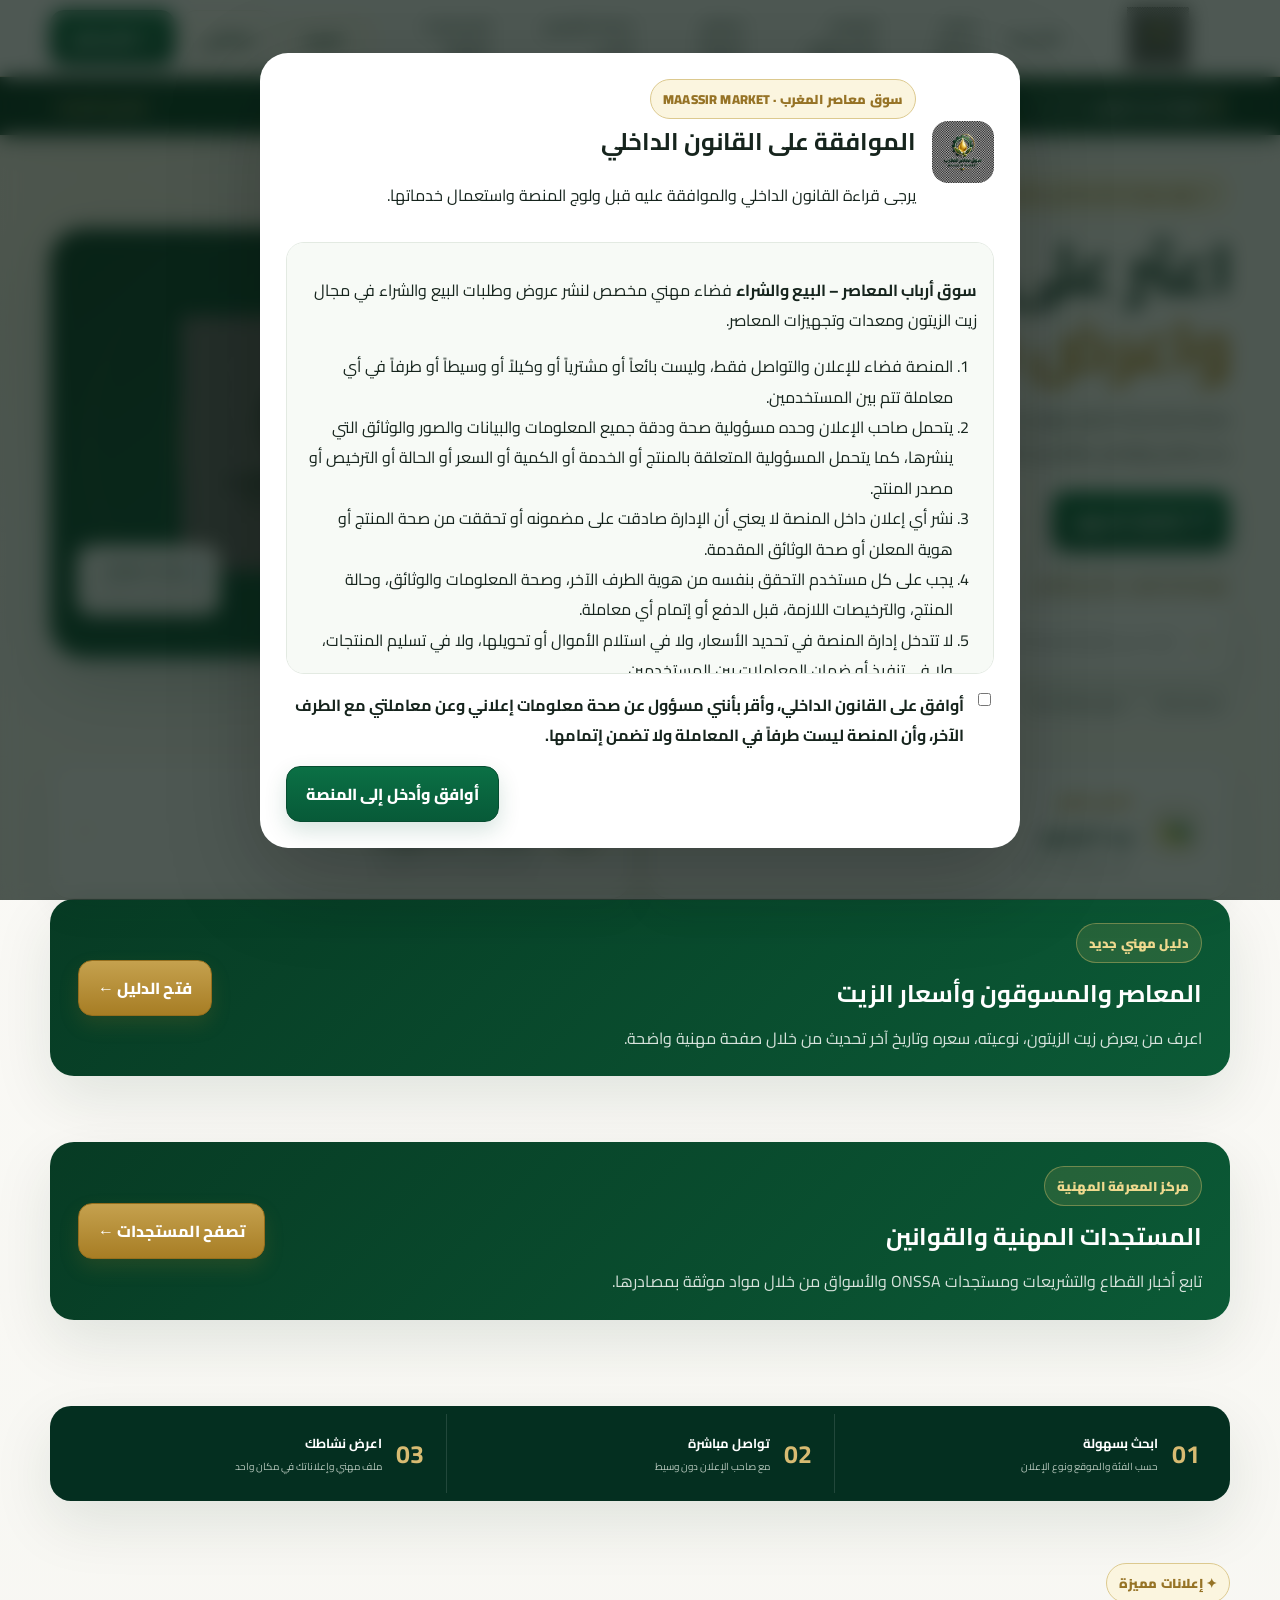
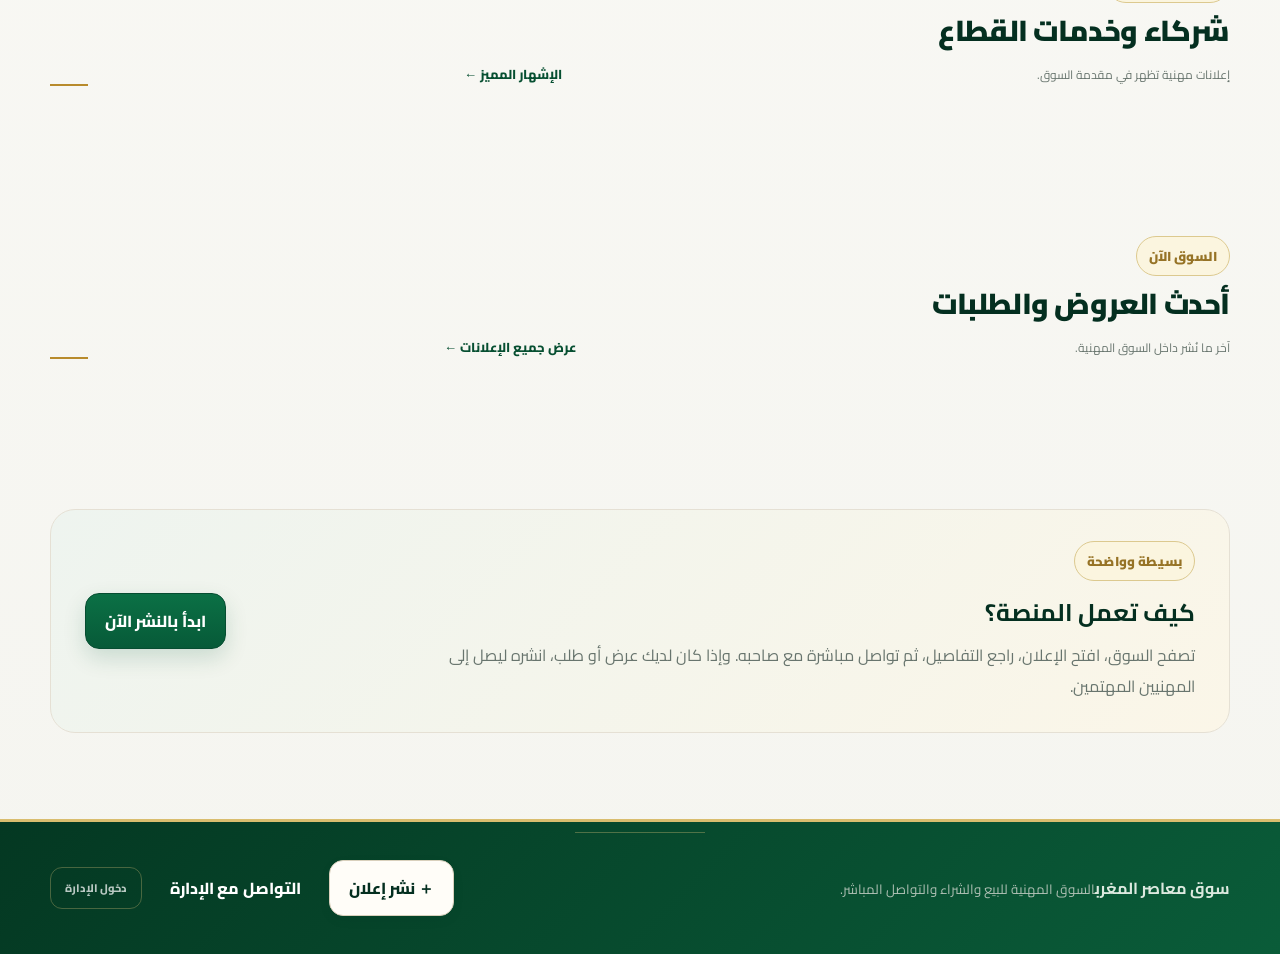
<file: index.html>
<!doctype html><html lang="ar" dir="rtl"><head><meta charset="utf-8"><meta name="viewport" content="width=device-width,initial-scale=1"><title>سوق معاصر المغرب | السوق المهنية</title><link rel="stylesheet" href="styles.css"></head><body data-page="home"><header class="topbar"><div class="wrap nav"><a class="brand" href="index.html"><img src="logoSAM.png" alt="سوق معاصر المغرب"><span><b id="brandName">سوق معاصر المغرب</b><small id="brandSub">السوق المهنية للزيت والمعدات</small></span></a><nav class="navlinks"><a id="navHome" class="active" href="index.html">الرئيسية</a><a id="navMarket" href="search.html">تصفح السوق</a><a id="navHow" href="#how">كيف تعمل؟</a><a id="navProfile" href="profile.html">ملفي المهني</a></nav><select id="languageSelect" class="language-select" aria-label="اللغة"><option value="ar">العربية</option><option value="fr">Français</option><option value="en">English</option></select><a id="navPublish" class="btn primary" href="publish.html">＋ نشر إعلان</a></div></header><main><section class="market-ticker" aria-label="أسعار زيت الزيتون المرجعية"><div class="wrap ticker-wrap"><div class="ticker-label"><span class="ticker-dot"></span><b id="homeTickerLabel">مؤشرات زيت الزيتون</b><small id="tickerUpdated">آخر تحديث: —</small></div><div class="ticker-track" id="priceTicker"></div><a id="homeTickerMore" class="ticker-more" href="search.html#prices">تفاصيل الأسعار ↗</a></div></section><section class="hero-v5"><div class="wrap hero-v5-inner"><div class="hero-copy"><span class="eyebrow" id="homeEyebrow">✦ سوق مهنية متخصصة في قطاع الزيتون</span><h1 id="homeHeroTitle">اعثر على ما تحتاجه.<br><em>واعرض ما لديك.</em></h1><p id="homeHeroText">منصة متخصصة تجمع عروض زيت الزيتون، معدات المعاصر، قطع الغيار والمستلزمات، مع بحث واضح وتواصل مباشر بين المهنيين.</p><div class="hero-actions"><a id="homeBrowse" class="btn primary btn-lg" href="search.html">🔎 اكتشف السوق</a><a id="homePublish" class="btn light btn-lg" href="publish.html">＋ انشر عرضك أو طلبك</a></div><div class="hero-search-wrap"><span class="hero-search-label" id="homeSearchLabel">سوق معاصر المغرب · ابحث في الأقسام</span><div class="hero-search"><span>⌕</span><input id="homeSearch" data-i18n-placeholder="searchPlaceholder" placeholder="ابحث عن زيت، آلة، مضخة، مدينة..."><select id="homeCat"><option id="homeCatAll" value="الكل">كل الفئات</option><option id="homeCatOil" value="زيت الزيتون">🫒 زيت الزيتون</option><option id="homeCatEquip" value="المعدات والتجهيزات">⚙️ المعدات والتجهيزات</option></select><button id="searchGo" class="btn gold" data-i18n="search">بحث</button></div></div><div class="hero-trust"><span id="trust1">✓ تواصل مباشر</span><span id="trust2">✓ عروض وطلبات شراء</span><span id="trust3">✓ سوق متخصصة</span></div></div><div class="hero-visual"><div class="visual-ring"></div><img src="logoSAM.png" alt=""><div class="floating-card fc-one"><b>🫒 زيت الزيتون</b><small>عروض وطلبات شراء</small></div><div class="floating-card fc-two"><b>⚙️ معدات المعاصر</b><small>معدات وتجهيزات وقطع غيار</small></div></div></div></section><section class="wrap category-row"><a href="search.html?cat=زيت%20الزيتون" class="category-tile"><span class="tile-icon">🫒</span><div><small id="cat1small">القسم الأول</small><h3 id="cat1">زيت الزيتون</h3><p id="cat1p">عروض البيع وطلبات الشراء.</p></div><b>←</b></a><a href="search.html?cat=المعدات%20والتجهيزات" class="category-tile"><span class="tile-icon">⚙️</span><div><small id="cat2small">القسم الثاني</small><h3 id="cat2">المعدات والتجهيزات</h3><p id="cat2p">آلات، فلاتر، مضخات، خزانات وقطع غيار.</p></div><b>←</b></a></section><section class="wrap section directory-promo"><div class="directory-promo-card"><div><span class="eyebrow">دليل مهني جديد</span><h2>المعاصر والمسوقون وأسعار الزيت</h2><p>اعرف من يعرض زيت الزيتون، نوعيته، سعره وتاريخ آخر تحديث من خلال صفحة مهنية واضحة.</p></div><a class="btn gold" href="oil-directory.html">فتح الدليل ←</a></div></section><section class="wrap section directory-promo"><div class="directory-promo-card"><div><span class="eyebrow">مركز المعرفة المهنية</span><h2>المستجدات المهنية والقوانين</h2><p>تابع أخبار القطاع والتشريعات ومستجدات ONSSA والأسواق من خلال مواد موثقة بمصادرها.</p></div><a class="btn gold" href="news.html">تصفح المستجدات ←</a></div></section><section class="wrap value-strip"><div><strong>01</strong><span><b id="v1">ابحث بسهولة</b><small id="v1p">حسب الفئة والموقع ونوع الإعلان</small></span></div><div><strong>02</strong><span><b id="v2">تواصل مباشرة</b><small id="v2p">مع صاحب الإعلان دون وسيط</small></span></div><div><strong>03</strong><span><b id="v3">اعرض نشاطك</b><small id="v3p">ملف مهني وإعلاناتك في مكان واحد</small></span></div></section><section class="wrap section" id="sponsoredSection"><div class="section-head"><div><span class="eyebrow" id="spEy">✦ إعلانات مميزة</span><h2 id="spTitle">شركاء وخدمات القطاع</h2><p id="spP">إعلانات مهنية تظهر في مقدمة السوق.</p></div><a id="spLink" class="link" href="advertise.html">الإشهار المميز ←</a></div><div id="sponsoredGrid" class="grid sponsored-grid"></div></section><section class="wrap section"><div class="section-head"><div><span class="eyebrow" id="nowEy">السوق الآن</span><h2 id="nowTitle">أحدث العروض والطلبات</h2><p id="nowP">آخر ما نُشر داخل السوق المهنية.</p></div><a id="nowLink" class="link" href="search.html">عرض جميع الإعلانات ←</a></div><div id="homeGrid" class="grid"></div></section><section class="wrap section" id="how"><div class="how-panel"><div><span class="eyebrow" id="howEy">بسيطة وواضحة</span><h2 id="howTitle">كيف تعمل المنصة؟</h2><p id="howP">تصفح السوق، افتح الإعلان، راجع التفاصيل، ثم تواصل مباشرة مع صاحبه. وإذا كان لديك عرض أو طلب، انشره ليصل إلى المهنيين المهتمين.</p></div><a id="howBtn" class="btn primary" href="publish.html">ابدأ بالنشر الآن</a></div></section></main><footer class="footer"><div class="wrap foot"><div><b id="brandName">سوق معاصر المغرب</b><small id="homeFooter">السوق المهنية للبيع والشراء والتواصل المباشر.</small></div><div class="footer-actions"><a class="btn light" href="publish.html">＋ نشر إعلان</a><a id="contactAdmin" class="btn footer-admin" href="contact-admin.html">التواصل مع الإدارة</a><a id="adminLink" class="admin-footer-link" href="admin.html">دخول الإدارة</a></div></div></footer><script src="app.js"></script><script>Souk.initHome()</script></body></html>
</file>
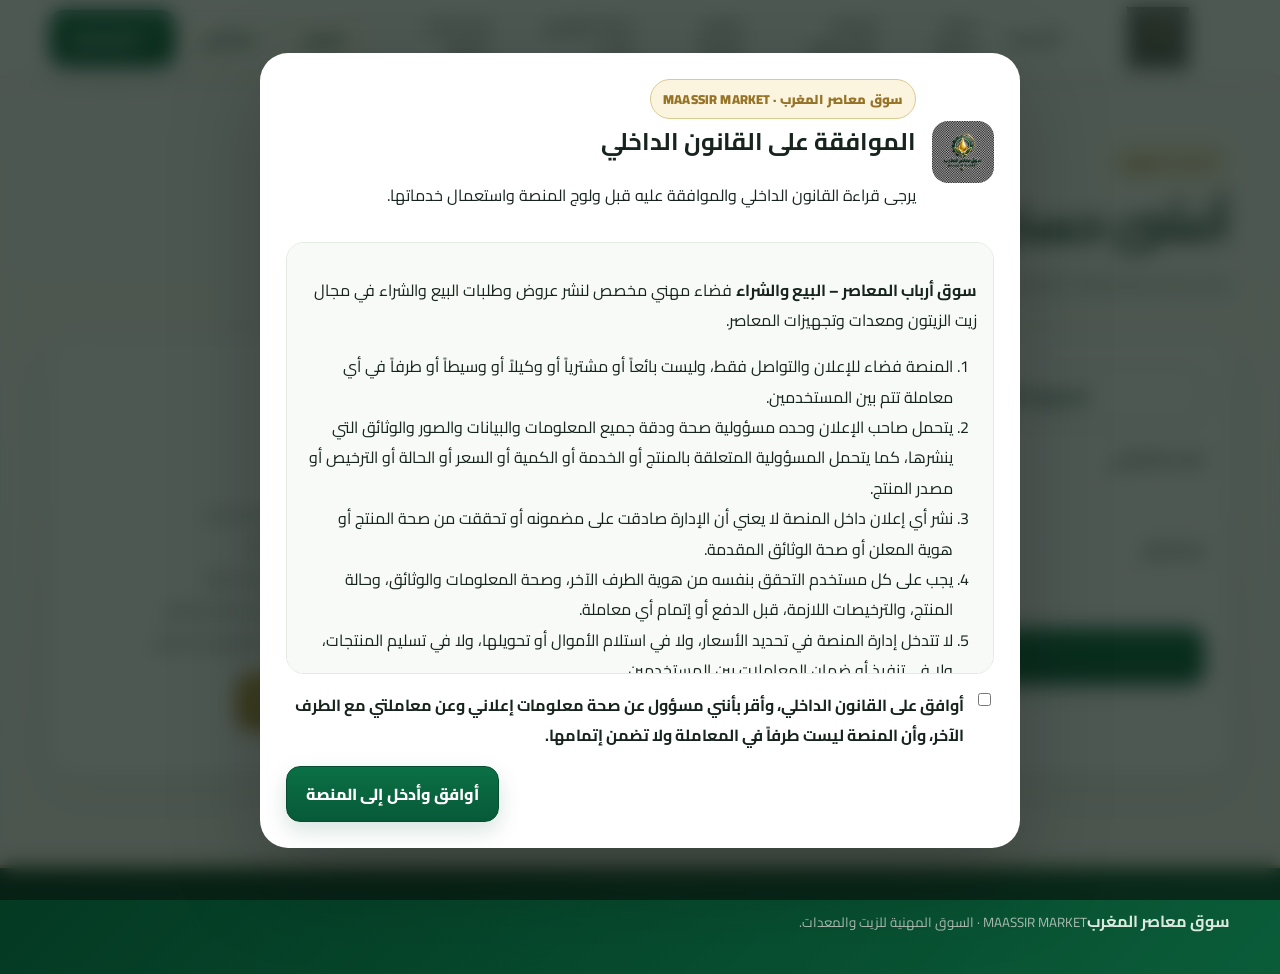
<file: account.html>
<!doctype html><html lang="ar" dir="rtl"><head><meta charset="utf-8"><meta name="viewport" content="width=device-width,initial-scale=1"><title>حسابي | سوق معاصر المغرب</title><link rel="stylesheet" href="styles.css"></head><body><header class="topbar"><div class="wrap nav"><a class="brand brand-logo-only" href="index.html"><img src="logoSAM.png" alt="سوق معاصر المغرب — MAASSIR MARKET"></a><nav class="navlinks"></nav><a class="btn light" href="search.html">السوق</a><a class="btn primary" href="publish.html">＋ نشر إعلان</a></div></header><main class="wrap account-shell"><section class="account-hero"><span class="eyebrow">الحساب المهني</span><h1>أنشئ حسابك وابنِ صفحتك المهنية</h1><p>حساب واحد لإدارة ملفك، أسعار زيت الزيتون، عروضك وطلباتك، مع صفحة مهنية خاصة يمكن مشاركتها.</p></section><section class="account-grid"><div class="account-card" id="accountAuth"><div class="account-tabs"><button class="account-tab active" data-account-tab="login">تسجيل الدخول</button><button class="account-tab" data-account-tab="register">إنشاء حساب</button></div><form id="loginForm" class="account-form"><label>البريد الإلكتروني<input class="field" name="email" type="email" required autocomplete="email"></label><label>رمز الدخول<input class="field" name="password" type="password" required autocomplete="current-password"></label><button class="btn primary" type="submit">دخول إلى حسابي</button><p id="authMessage" class="form-message"></p></form><form id="registerForm" class="account-form hidden"><label>الاسم أو اسم المسؤول<input class="field" name="name" required autocomplete="name"></label><label>البريد الإلكتروني<input class="field" name="email" type="email" required autocomplete="email"></label><label>رمز الدخول<input class="field" name="password" type="password" minlength="6" required autocomplete="new-password"></label><label>تأكيد رمز الدخول<input class="field" name="password2" type="password" minlength="6" required autocomplete="new-password"></label><button class="btn primary" type="submit">إنشاء الحساب</button><p class="form-note">في هذه النسخة التجريبية تحفظ بيانات الحساب على هذا الجهاز. عند ربط Supabase يصبح الحساب متعدد الأجهزة وآمناً خادمياً.</p></form></div><aside class="account-card account-benefits"><span class="benefit-icon">✦</span><h2>ماذا تحصل عليه؟</h2><ul><li>صفحة مهنية خاصة باسم المستخدم.</li><li>نشر عروض البيع وطلبات الشراء.</li><li>تحديث سعر زيت الزيتون ونوعيته دورياً.</li><li>إظهار النشاط في دليل المعاصر والمسوقين.</li><li>اختيار النشر المجاني أو طلب الإشهار المدفوع.</li></ul><a class="btn gold" href="oil-directory.html">دليل المعاصر والمسوقين</a></aside></section><section id="accountDashboard" class="account-dashboard hidden"><div class="account-dashboard-head"><div><span class="eyebrow">لوحة حسابي</span><h2 id="accountWelcome">مرحباً</h2><p>أدر بياناتك المهنية وعروضك من مكان واحد.</p></div><button id="logoutBtn" class="btn light">تسجيل الخروج</button></div><div class="account-dashboard-grid"><a class="dashboard-tile" href="profile.html"><b>👤 الملف المهني</b><small>البيانات، الصفحة الخاصة والهوية المهنية</small></a><a class="dashboard-tile" href="publish.html"><b>＋ نشر إعلان</b><small>اختر المجاني أو المدفوع حسب قوة الظهور</small></a><a class="dashboard-tile" href="oil-directory.html"><b>🫒 سعر الزيت</b><small>حدّث السعر والنوعية ليظهرا في الدليل</small></a><a class="dashboard-tile" id="accountPublicPage" href="professional.html"><b>↗ صفحتي العامة</b><small>معاينة الصفحة المهنية التي يراها الزوار</small></a></div></section></main><footer class="footer"><div class="wrap foot"><div><b>سوق معاصر المغرب</b><small>MAASSIR MARKET · السوق المهنية للزيت والمعدات.</small></div></div></footer><script src="app.js"></script><script>Souk.initAccount()</script></body></html>
</file>
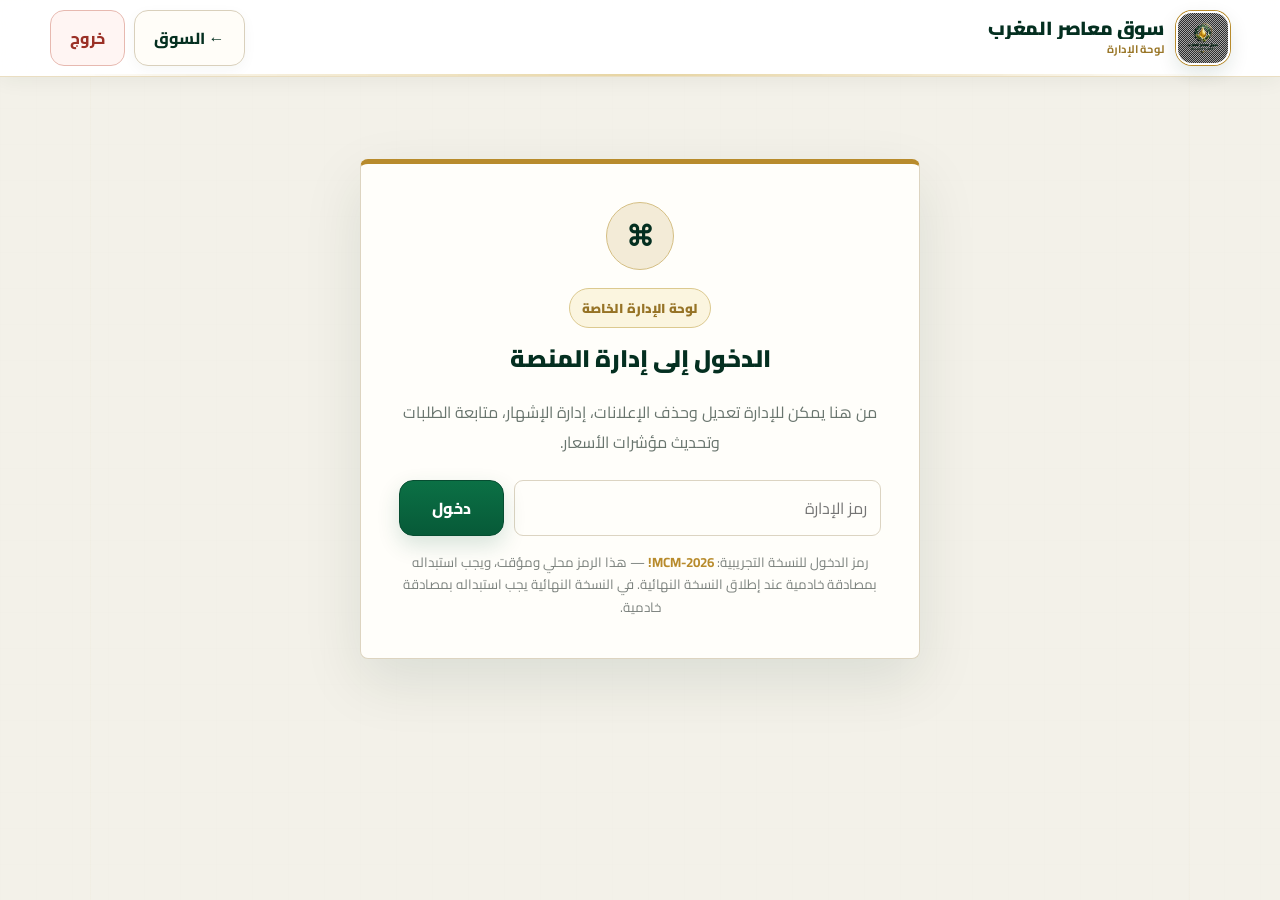
<file: admin.html>
<!doctype html><html lang="ar" dir="rtl"><head><meta charset="utf-8"><meta name="viewport" content="width=device-width,initial-scale=1"><title>إدارة المنصة | سوق معاصر المغرب</title><link rel="stylesheet" href="styles.css"></head><body class="admin-page"><header class="topbar admin-top"><div class="wrap nav"><a class="brand" href="index.html"><img src="logoSAM.png" alt=""><span><b>سوق معاصر المغرب</b><small>لوحة الإدارة</small></span></a><div class="admin-top-actions"><a class="btn light" href="index.html">← السوق</a><button class="btn danger" id="adminLogout" type="button">خروج</button></div></div></header><main class="wrap admin-shell"><section id="adminLogin" class="admin-login"><div class="admin-emblem">⌘</div><span class="eyebrow">لوحة الإدارة الخاصة</span><h1>الدخول إلى إدارة المنصة</h1><p>من هنا يمكن للإدارة تعديل وحذف الإعلانات، إدارة الإشهار، متابعة الطلبات وتحديث مؤشرات الأسعار.</p><form id="adminLoginForm" class="admin-login-row"><input id="adminPin" class="field" type="password" autocomplete="current-password" placeholder="رمز الإدارة"><button id="adminLoginBtn" class="btn primary" type="submit">دخول</button></form><small class="admin-note">رمز الدخول للنسخة التجريبية: <b>MCM-2026!</b> — هذا الرمز محلي ومؤقت، ويجب استبداله بمصادقة خادمية عند إطلاق النسخة النهائية. في النسخة النهائية يجب استبداله بمصادقة خادمية.</small></section><section id="adminPanel" class="admin-panel hidden"><div class="admin-heading"><div><span class="eyebrow">مركز التحكم</span><h1>إدارة سوق معاصر المغرب</h1><p>الإعلانات · الإشهار · الطلبات · مؤشرات الأسعار</p></div><div class="admin-kpis"><div><b id="kpiAds">0</b><span>إعلانات</span></div><div><b id="kpiSponsored">0</b><span>إشهارات</span></div><div><b id="kpiRequests">0</b><span>طلبات</span></div></div></div><div class="admin-tabs"><button class="admin-tab active" data-tab="ads">الإعلانات</button><button class="admin-tab" data-tab="sponsored">الإشهار المميز</button><button class="admin-tab" data-tab="requests">طلبات الإدارة</button><button class="admin-tab" data-tab="prices">أسعار الزيت</button><button class="admin-tab" data-tab="news">المستجدات المهنية</button></div><section class="admin-section" data-section="ads"><div class="admin-section-head"><div><h2>إدارة الإعلانات</h2><p>يمكن تعديل أو حذف الإعلانات المنشورة.</p></div></div><div id="adminAds" class="admin-list"></div></section><section class="admin-section hidden" data-section="sponsored"><div class="admin-section-head"><div><h2>الإعلانات الإشهارية</h2><p>إدارة الإعلانات المميزة التي تظهر في واجهة السوق أو مقدمة النتائج.</p></div></div><form id="sponsoredForm" class="admin-ad-form"><input type="hidden" name="id"><div><label>اسم المعلن / المؤسسة</label><input class="field" name="advertiser" required></div><div><label>عنوان الإشهار</label><input class="field" name="title" required></div><div class="full"><label>النص المختصر</label><textarea class="field" name="description" rows="3"></textarea></div><div><label>رابط الصورة</label><input class="field" name="image" placeholder="https://..."></div><div><label>رابط الإعلان</label><input class="field" name="link" placeholder="https://..."></div><div><label>الهاتف</label><input class="field" name="phone"></div><div><label>واتساب</label><input class="field" name="whatsapp"></div><div class="full admin-checks"><label><input type="checkbox" name="permanent" checked> ظهور دائم</label><label><input type="checkbox" name="featured" checked> ظهور أولاً</label></div><div class="full admin-form-actions"><button class="btn primary" type="submit">حفظ الإشهار</button><button class="btn light" id="sponsoredCancel" type="button">تفريغ</button></div></form><div class="pricing-guide"><h3>آلية الإشهار المميز</h3><div class="pricing-grid"><div><b>1 · الطلب</b><span>المعلن يختار موضع الظهور والمدة.</span></div><div><b>2 · التسعير</b><span>الإدارة تعتمد جدول الأسعار وتؤكد التكلفة.</span></div><div><b>3 · الأداء</b><span>تحويل/إيداع/وسيلة دفع تعتمدها الإدارة ثم إرسال الإثبات.</span></div><div><b>4 · التفعيل</b><span>بعد التحقق من الأداء، يُفعّل الإعلان ويحدد تاريخ الانتهاء.</span></div></div><a class="btn gold" href="advertise.html" style="margin-top:14px">صفحة طلب الإشهار المميز</a></div><div id="sponsoredList" class="admin-list"></div></section><section class="admin-section hidden" data-section="requests"><div class="admin-section-head"><div><h2>طلبات التواصل والإشهار</h2><p>تصل هنا طلبات الاستفسار والبلاغات وطلبات الإشهار.</p></div></div><div id="adminRequests" class="admin-list"></div></section><section class="admin-section hidden" data-section="prices"><div class="admin-section-head"><div><h2>مؤشرات أسعار زيت الزيتون</h2><p>تحديث دوري يدوي من مصادر مرجعية. لا توجد بورصة آجلة عالمية موحدة لزيت الزيتون، لذلك يعرض الشريط مؤشرات وأسعاراً مرجعية.</p></div></div><form id="priceForm" class="admin-ad-form"><div><label>إسبانيا — بكر ممتاز €/kg</label><input class="field" name="es" placeholder="3.433"></div><div><label>إيطاليا — بكر ممتاز €/kg</label><input class="field" name="it" placeholder="4.394"></div><div><label>الاتحاد الأوروبي — بكر ممتاز €/kg</label><input class="field" name="eu" placeholder="3.619"></div><div><label>اليونان — بكر ممتاز €/kg</label><input class="field" name="gr" placeholder="3.705"></div><div><label>إسبانيا — بكر عادي €/kg</label><input class="field" name="virgin" placeholder="3.231"></div><div><label>إسبانيا — لامبانتي €/kg</label><input class="field" name="lamp" placeholder="3.060"></div><div><label>تاريخ التحديث</label><input class="field" type="date" name="date"></div><div><label>المصدر</label><input class="field" name="source" placeholder="IOC / Olea Price / IMF-FRED"></div><div class="full admin-form-actions"><button class="btn primary" type="submit">حفظ وتحديث الشريط</button></div></form><div class="notice">المجلس الدولي للزيتون ينشر أسعار المنتج والتصدير بصورة دورية، بينما توجد مؤشرات يومية مستقلة مثل Olea Price. يظهر تاريخ التحديث داخل الشريط.</div></section><section class="admin-section hidden" data-section="news"><div class="admin-section-head"><div><h2>إدارة المستجدات المهنية</h2><p>أضف أخبار القطاع والقوانين والمستجدات، مع ذكر المصدر ومراجعته قبل النشر. المواد المحفوظة في هذه النسخة محلية على هذا المتصفح.</p></div></div><form id="newsAdminForm" class="admin-ad-form news-admin-form"><input type="hidden" name="id"><div class="full"><h3 id="newsAdminHeading">إضافة مستجد مهني</h3></div><div><label>عنوان الخبر أو المادة</label><input class="field" name="title" required maxlength="180"></div><div><label>القسم</label><select class="field" name="category" required></select></div><div class="full"><label>ملخص قصير</label><textarea class="field" name="summary" rows="2" required maxlength="500"></textarea></div><div class="full"><label>التفاصيل</label><textarea class="field" name="body" rows="8" required></textarea></div><div><label>رابط صورة (اختياري)</label><input class="field" name="image" type="url" placeholder="https://..."></div><div><label>اسم المصدر</label><input class="field" name="sourceName" required placeholder="مثال: ONSSA / الجريدة الرسمية"></div><div class="full"><label>رابط المصدر الرسمي أو المرجع</label><input class="field" name="sourceUrl" type="url" required placeholder="https://..."></div><div><label>حالة المادة</label><select class="field" name="status"><option value="draft">مسودة</option><option value="published">منشورة</option></select></div><div class="full admin-form-actions"><button class="btn primary" type="submit">حفظ المادة</button><button class="btn light" id="newsAdminReset" type="button">مادة جديدة / إلغاء التعديل</button><a class="btn gold" href="news.html">معاينة الصفحة</a></div></form><div id="adminNewsList" class="admin-list"></div></section></section></main><script src="app.js"></script><script>Souk.initAdmin()</script></body></html>
</file>
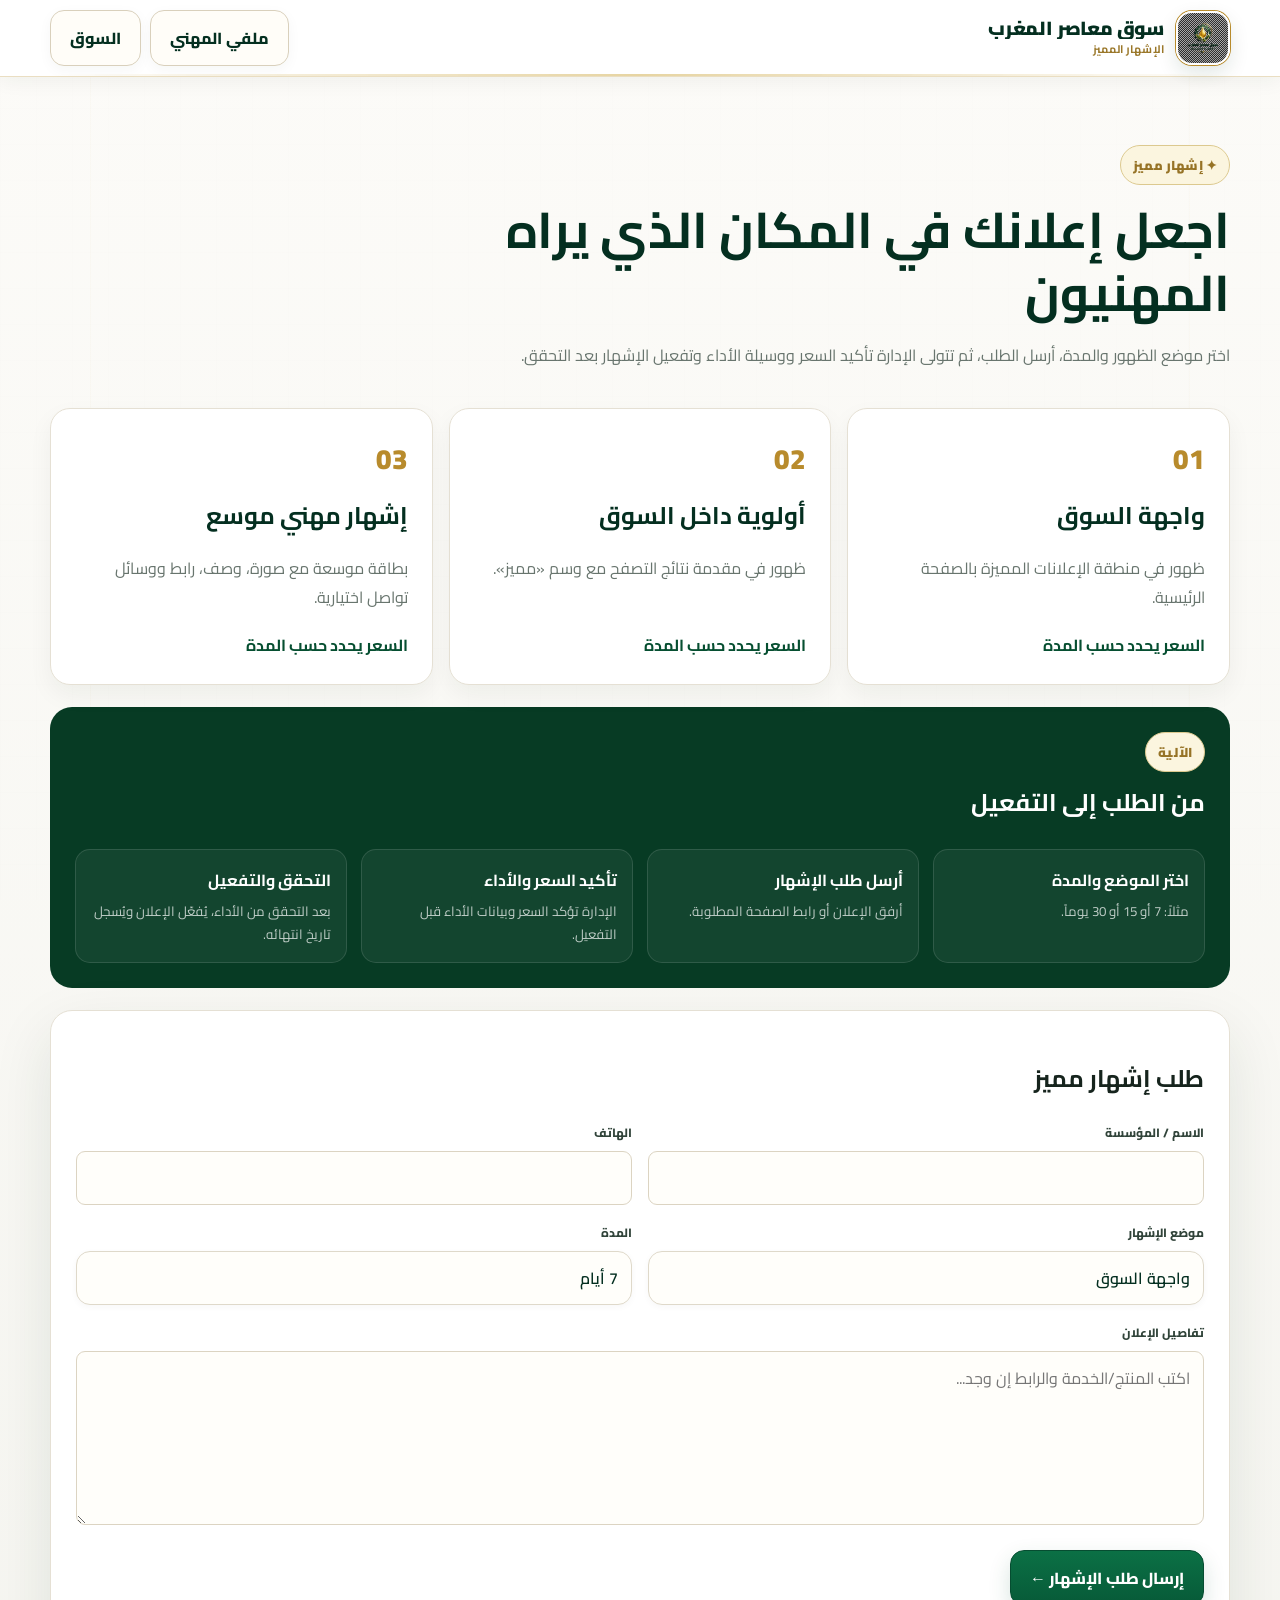
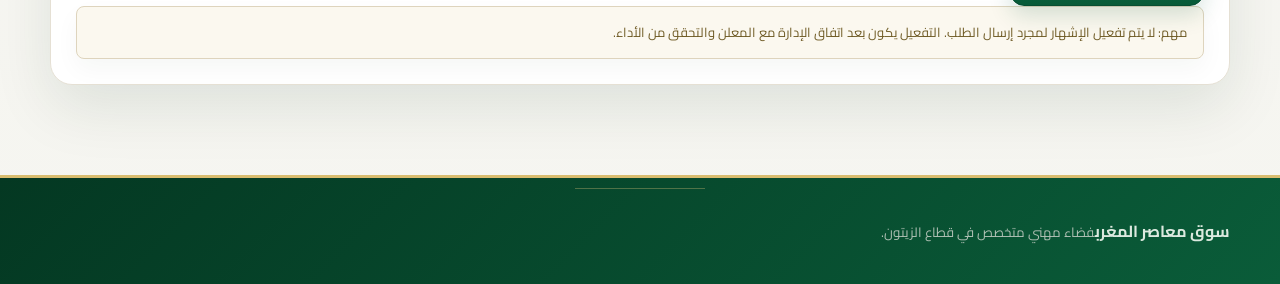
<file: advertise.html>
<!doctype html><html lang="ar" dir="rtl"><head><meta charset="utf-8"><meta name="viewport" content="width=device-width,initial-scale=1"><title>الإشهار المميز | سوق معاصر المغرب</title><link rel="stylesheet" href="styles.css"></head><body><header class="topbar"><div class="wrap nav"><a class="brand" href="index.html"><img src="logoSAM.png" alt=""><span><b>سوق معاصر المغرب</b><small>الإشهار المميز</small></span></a><div class="nav-actions"><a class="btn light" href="profile.html">ملفي المهني</a><a class="btn light" href="index.html">السوق</a></div></div></header><main class="wrap advertise-shell"><section class="advertise-hero"><span class="eyebrow">✦ إشهار مميز</span><h1>اجعل إعلانك في المكان الذي يراه المهنيون</h1><p>اختر موضع الظهور والمدة، أرسل الطلب، ثم تتولى الإدارة تأكيد السعر ووسيلة الأداء وتفعيل الإشهار بعد التحقق.</p></section><section class="ad-plans"><article><span>01</span><h2>واجهة السوق</h2><p>ظهور في منطقة الإعلانات المميزة بالصفحة الرئيسية.</p><strong>السعر يحدد حسب المدة</strong></article><article><span>02</span><h2>أولوية داخل السوق</h2><p>ظهور في مقدمة نتائج التصفح مع وسم «مميز».</p><strong>السعر يحدد حسب المدة</strong></article><article><span>03</span><h2>إشهار مهني موسع</h2><p>بطاقة موسعة مع صورة، وصف، رابط ووسائل تواصل اختيارية.</p><strong>السعر يحدد حسب المدة</strong></article></section><section class="ad-process"><div><span class="eyebrow">الآلية</span><h2>من الطلب إلى التفعيل</h2></div><ol><li><b>اختر الموضع والمدة</b><small>مثلاً: 7 أو 15 أو 30 يوماً.</small></li><li><b>أرسل طلب الإشهار</b><small>أرفق الإعلان أو رابط الصفحة المطلوبة.</small></li><li><b>تأكيد السعر والأداء</b><small>الإدارة تؤكد السعر وبيانات الأداء قبل التفعيل.</small></li><li><b>التحقق والتفعيل</b><small>بعد التحقق من الأداء، يُفعّل الإعلان ويُسجل تاريخ انتهائه.</small></li></ol></section><section class="ad-request-card"><h2>طلب إشهار مميز</h2><form action="contact-admin.html" method="get"><input type="hidden" name="type" value="طلب إشهار"><div class="form-grid"><div><label class="label">الاسم / المؤسسة</label><input class="field" name="name" required></div><div><label class="label">الهاتف</label><input class="field" name="phone" required></div><div><label class="label">موضع الإشهار</label><select class="field" name="placement"><option>واجهة السوق</option><option>أولوية نتائج البحث</option><option>إشهار مهني موسع</option></select></div><div><label class="label">المدة</label><select class="field" name="duration"><option>7 أيام</option><option>15 يوماً</option><option>30 يوماً</option><option>مدة أخرى</option></select></div><div class="full"><label class="label">تفاصيل الإعلان</label><textarea class="field" name="message" rows="5" required placeholder="اكتب المنتج/الخدمة والرابط إن وجد..."></textarea></div><div class="full"><button class="btn primary" type="submit">إرسال طلب الإشهار ←</button></div></div></form><div class="notice">مهم: لا يتم تفعيل الإشهار لمجرد إرسال الطلب. التفعيل يكون بعد اتفاق الإدارة مع المعلن والتحقق من الأداء.</div></section></main><footer class="footer"><div class="wrap foot"><div><b>سوق معاصر المغرب</b><small>فضاء مهني متخصص في قطاع الزيتون.</small></div></div></footer><script src="app.js"></script><script>Souk.applyI18n()</script></body></html>
</file>
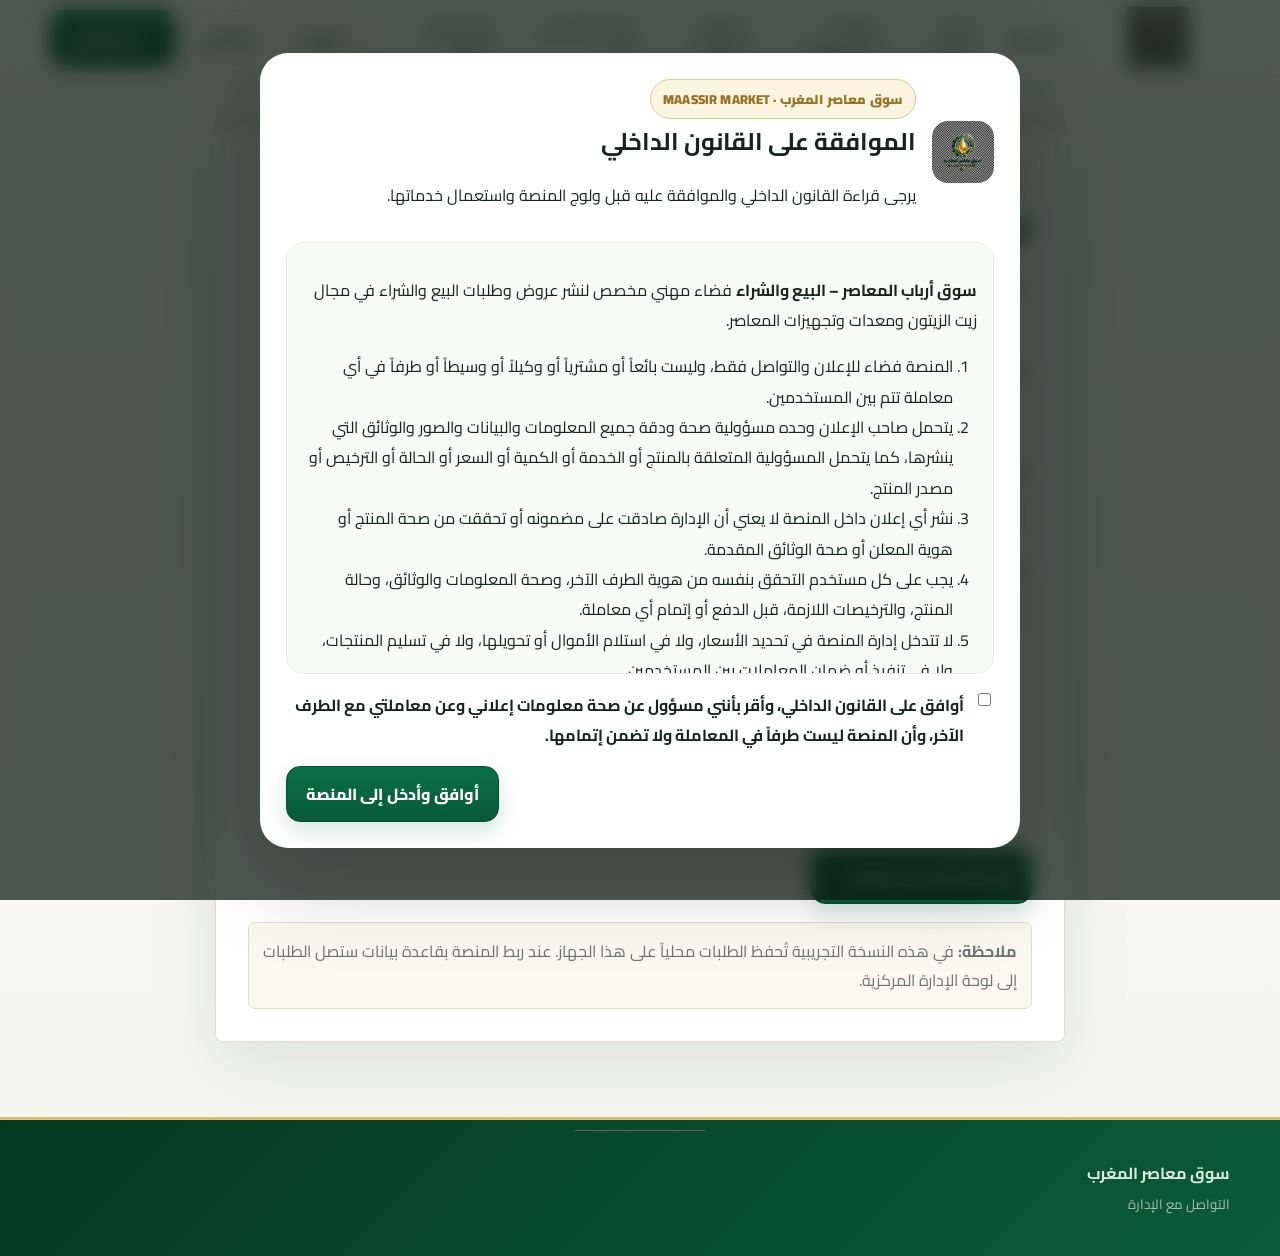
<file: contact-admin.html>
<!doctype html><html lang="ar" dir="rtl"><head><meta charset="utf-8"><meta name="viewport" content="width=device-width,initial-scale=1"><title>التواصل مع الإدارة | سوق معاصر المغرب</title><link rel="stylesheet" href="styles.css"></head><body><header class="topbar"><div class="wrap nav"><a class="brand" href="index.html"><img src="logoSAM.png" alt=""><span><b data-i18n="market">سوق معاصر المغرب</b><small data-i18n="subtitle">البيع والشراء</small></span></a><a class="btn light" href="search.html" data-i18n="browseMarket">تصفح السوق</a></div></header><main class="wrap form-shell"><div class="form-card contact-admin-card"><div class="form-title"><span class="eyebrow">الإدارة</span><h1>تواصل مع إدارة المنصة</h1><p>للاستفسار، الإبلاغ عن إعلان، أو طلب إضافة إعلان إشهاري خاص بظهور دائم وأولوية في المقدمة.</p></div><form id="contactAdminForm"><div class="form-grid"><div><label class="label">الاسم / المؤسسة</label><input class="field" required name="name"></div><div><label class="label">الهاتف</label><input class="field" required name="phone" placeholder="06xxxxxxxx"></div><div><label class="label">نوع الطلب</label><select class="field" name="type"><option value="استفسار">استفسار</option><option value="بلاغ عن إعلان">بلاغ عن إعلان</option><option value="طلب إشهار">طلب إشهار</option><option value="طلب آخر">طلب آخر</option></select></div><div><label class="label">عنوان الطلب</label><input class="field" required name="subject"></div><div class="full"><label class="label">الرسالة</label><textarea class="field" required name="message" rows="7" placeholder="اكتب تفاصيل طلبك..."></textarea></div><div class="full"><button class="btn primary" type="submit">إرسال الطلب إلى الإدارة ←</button></div></div></form><div class="contact-admin-note"><b>ملاحظة:</b> في هذه النسخة التجريبية تُحفظ الطلبات محلياً على هذا الجهاز. عند ربط المنصة بقاعدة بيانات ستصل الطلبات إلى لوحة الإدارة المركزية.</div></div></main><footer class="footer"><div class="wrap foot"><div><b data-i18n="market">سوق معاصر المغرب</b><br><small>التواصل مع الإدارة</small></div></div></footer><script src="app.js"></script><script>Souk.initContact()</script></body></html>
</file>
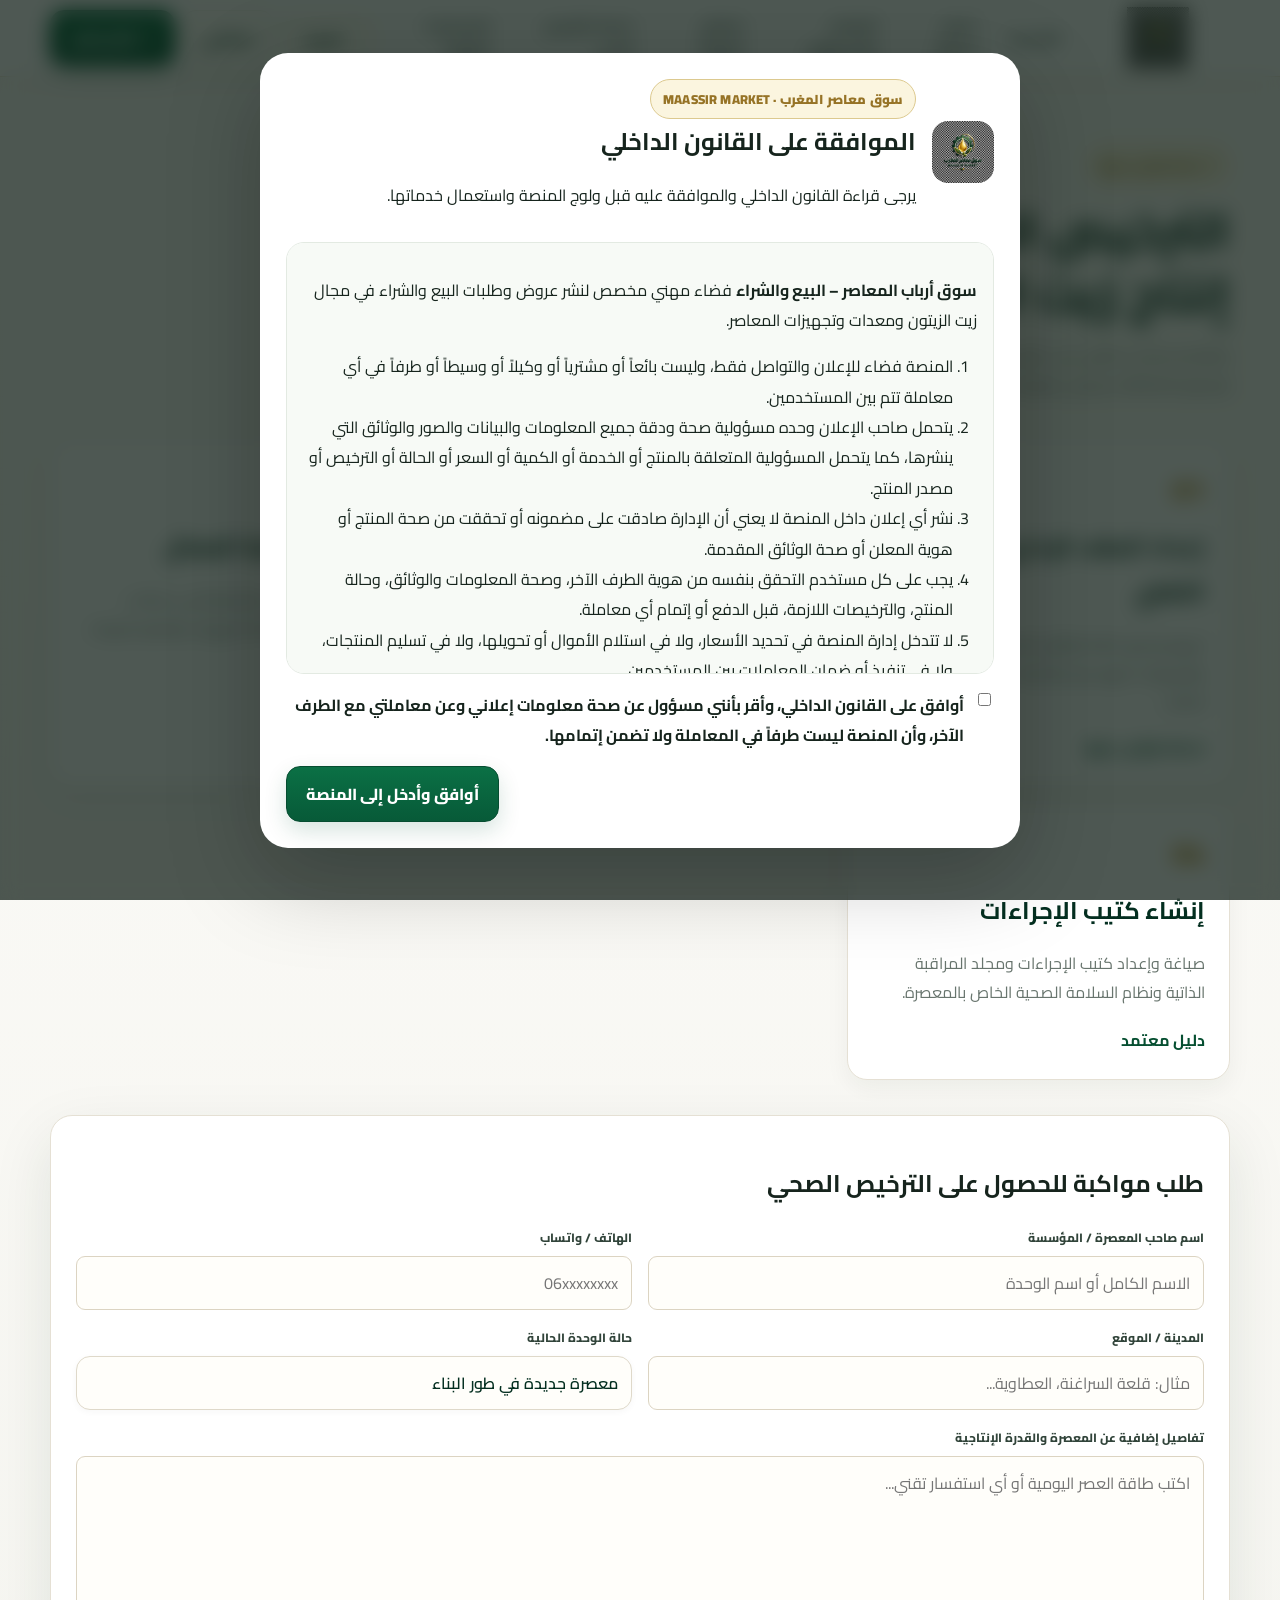
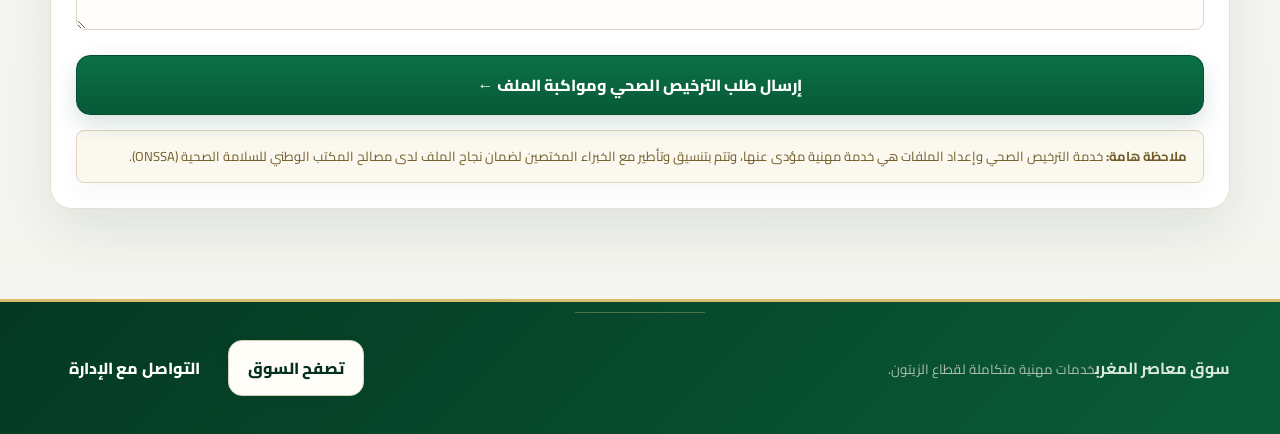
<file: health-auth.html>
<!doctype html>
<html lang="ar" dir="rtl">
<head>
<meta charset="utf-8">
<meta name="viewport" content="width=device-width,initial-scale=1">
<title>الترخيص الصحي | سوق معاصر المغرب</title>
<link rel="stylesheet" href="styles.css">
</head>
<body>
<header class="topbar">
  <div class="wrap nav">
    <a class="brand" href="index.html">
      <img src="logoSAM.png" alt="سوق معاصر المغرب">
      <span><b>سوق معاصر المغرب</b><small>خدمة الترخيص الصحي ONSSA</small></span>
    </a>
    <nav class="navlinks">
      <a href="index.html">الرئيسية</a>
      <a href="search.html">تصفح السوق</a>
      <a href="advertise.html">الإشهار</a>
      <a class="active" href="health-auth.html">الترخيص الصحي</a>
    </nav>
    <select id="languageSelect" class="language-select" aria-label="اللغة">
      <option value="ar">العربية</option>
      <option value="fr">Français</option>
      <option value="en">English</option>
    </select>
    <a class="btn primary" href="publish.html">＋ نشر إعلان</a>
  </div>
</header>
<main class="wrap advertise-shell">
  <section class="advertise-hero">
    <span class="eyebrow">✦ خدمة مؤدى عنها</span>
    <h1>الترخيص الصحي للمعاصر ووحدات إنتاج زيت الزيتون (ONSSA)</h1>
    <p>نرافقكم بشكل احترافي في جميع مراحل الحصول على الترخيص الصحي المسلم من المكتب الوطني للسلامة الصحية للمنتجات الغذائية (ONSSA)، لضمان مطابقة معصرتكم للمعايير القانونية والصحية.</p>
  </section>

  <section class="ad-plans">
    <article>
      <span>01</span>
      <h2>إعداد الملف الإداري والملف التقني</h2>
      <p>تجهيز وجمع كافة الوثائق القانونية الإدارية والرسومات الهندسية والملفات التقنية المطلوبة للملف.</p>
      <strong>خدمة مؤدى عنها</strong>
    </article>
    <article>
      <span>02</span>
      <h2>وضع الملف لدى ONSSA</h2>
      <p>إيداع ومتابعة الملف الإداري والتقني لدى المصالح المختصة للمكتب الوطني للسلامة الصحية.</p>
      <strong>مواكبة ميدانية</strong>
    </article>
    <article>
      <span>03</span>
      <h2>تكوين ومواكبة العمال</h2>
      <p>تأطير وتكوين العاملين بالمعصرة في مجالات النظافة الصحية، السلامة المهنية، ومعايير الجودة.</p>
      <strong>تكوين تطبيقي</strong>
    </article>
    <article>
      <span>04</span>
      <h2>إنشاء كتيب الإجراءات</h2>
      <p>صياغة وإعداد كتيب الإجراءات ومجلد المراقبة الذاتية ونظام السلامة الصحية الخاص بالمعصرة.</p>
      <strong>دليل معتمد</strong>
    </article>
  </section>

  <section class="ad-request-card" style="margin-top:35px;">
    <h2>طلب مواكبة للحصول على الترخيص الصحي</h2>
    <form action="contact-admin.html" method="get">
      <input type="hidden" name="type" value="طلب ترخيص صحي">
      <div class="form-grid">
        <div>
          <label class="label">اسم صاحب المعصرة / المؤسسة</label>
          <input class="field" name="name" required placeholder="الاسم الكامل أو اسم الوحدة">
        </div>
        <div>
          <label class="label">الهاتف / واتساب</label>
          <input class="field" name="phone" required placeholder="06xxxxxxxx">
        </div>
        <div>
          <label class="label">المدينة / الموقع</label>
          <input class="field" name="city" required placeholder="مثال: قلعة السراغنة، العطاوية...">
        </div>
        <div>
          <label class="label">حالة الوحدة الحالية</label>
          <select class="field" name="status">
            <option>معصرة جديدة في طور البناء</option>
            <option>معصرة قائمة وتستعد لتسوية وضعيتها</option>
            <option>أطلب استشارة واستفسار فقط</option>
          </select>
        </div>
        <div class="full">
          <label class="label">تفاصيل إضافية عن المعصرة والقدرة الإنتاجية</label>
          <textarea class="field" name="message" rows="5" required placeholder="اكتب طاقة العصر اليومية أو أي استفسار تقني..."></textarea>
        </div>
        <div class="full">
          <button class="btn primary" type="submit" style="width:100%;padding:14px">إرسال طلب الترخيص الصحي ومواكبة الملف ←</button>
        </div>
      </div>
    </form>
    <div class="notice" style="margin-top:15px;">
      <b>ملاحظة هامة:</b> خدمة الترخيص الصحي وإعداد الملفات هي خدمة مهنية مؤدى عنها، وتتم بتنسيق وتأطير مع الخبراء المختصين لضمان نجاح الملف لدى مصالح المكتب الوطني للسلامة الصحية (ONSSA).
    </div>
  </section>
</main>
<footer class="footer">
  <div class="wrap foot">
    <div><b>سوق معاصر المغرب</b><small>خدمات مهنية متكاملة لقطاع الزيتون.</small></div>
    <div class="footer-actions">
      <a class="btn light" href="search.html">تصفح السوق</a>
      <a class="btn footer-admin" href="contact-admin.html">التواصل مع الإدارة</a>
    </div>
  </div>
</footer>
<script src="app.js"></script>
<script>Souk.applyI18n()</script>
</body>
</html>
</file>
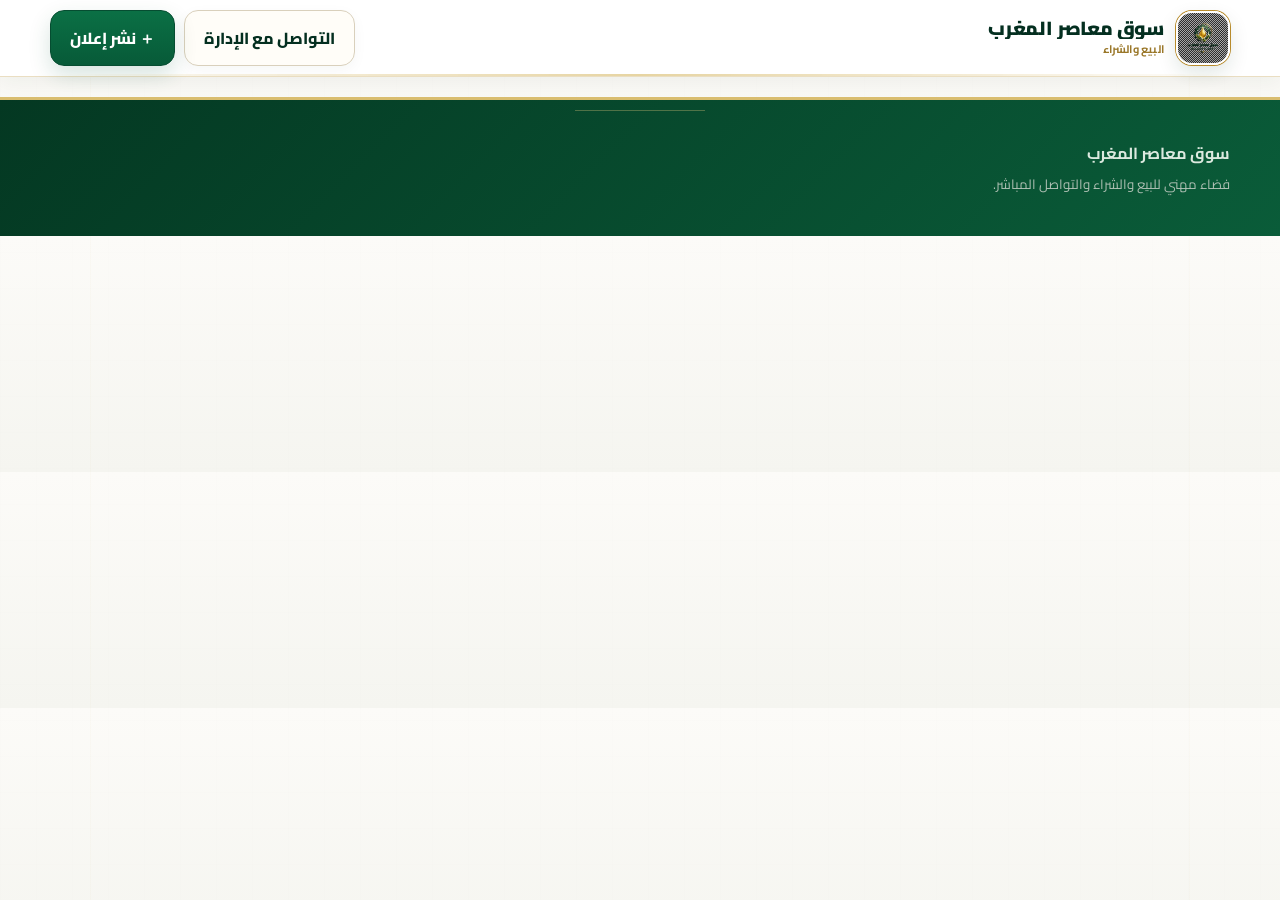
<file: listing.html>
<!doctype html><html lang="ar" dir="rtl"><head><meta charset="utf-8"><meta name="viewport" content="width=device-width,initial-scale=1"><title>تفاصيل الإعلان | سوق معاصر المغرب</title><link rel="stylesheet" href="styles.css"></head><body><header class="topbar"><div class="wrap nav"><a class="brand" href="index.html"><img src="logoSAM.png" alt=""><span><b data-i18n="market">سوق معاصر المغرب</b><small data-i18n="subtitle">البيع والشراء</small></span></a><div class="nav-actions"><a class="btn light" href="contact-admin.html">التواصل مع الإدارة</a><a class="btn primary" href="publish.html" data-i18n="publish">＋ نشر إعلان</a></div></div></header><main class="wrap" id="detail"></main><footer class="footer"><div class="wrap foot"><div><b data-i18n="market">سوق معاصر المغرب</b><br><small data-i18n="footer">فضاء مهني للبيع والشراء والتواصل المباشر.</small></div></div></footer><script src="app.js"></script><script>Souk.initDetail()</script></body></html>
</file>
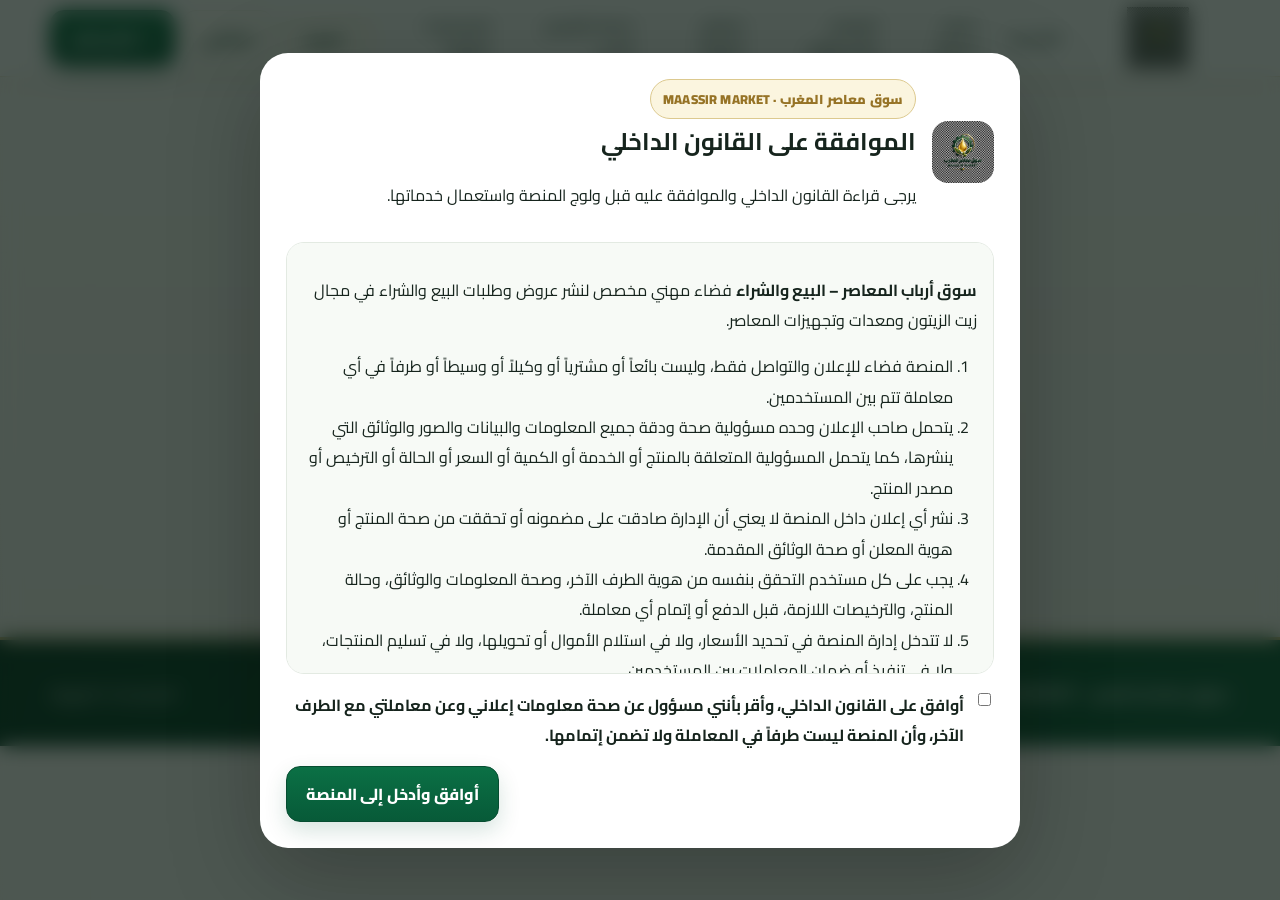
<file: news-article.html>
<!doctype html><html lang="ar" dir="rtl"><head><meta charset="utf-8"><meta name="viewport" content="width=device-width,initial-scale=1"><title>المستجد المهني | سوق معاصر المغرب</title><link rel="stylesheet" href="styles.css"></head><body data-page="news-article"><header class="topbar"><div class="wrap nav"><a class="brand" href="index.html"><img src="logoSAM.png" alt="سوق معاصر المغرب"></a></div></header><main class="wrap news-article-page"><div id="newsArticle"></div></main><footer class="footer"><div class="wrap foot"><b>سوق معاصر المغرب · MAASSIR MARKET</b><a href="news.html">المستجدات المهنية</a></div></footer><script src="app.js"></script><script>Souk.initNewsArticle()</script></body></html>
</file>
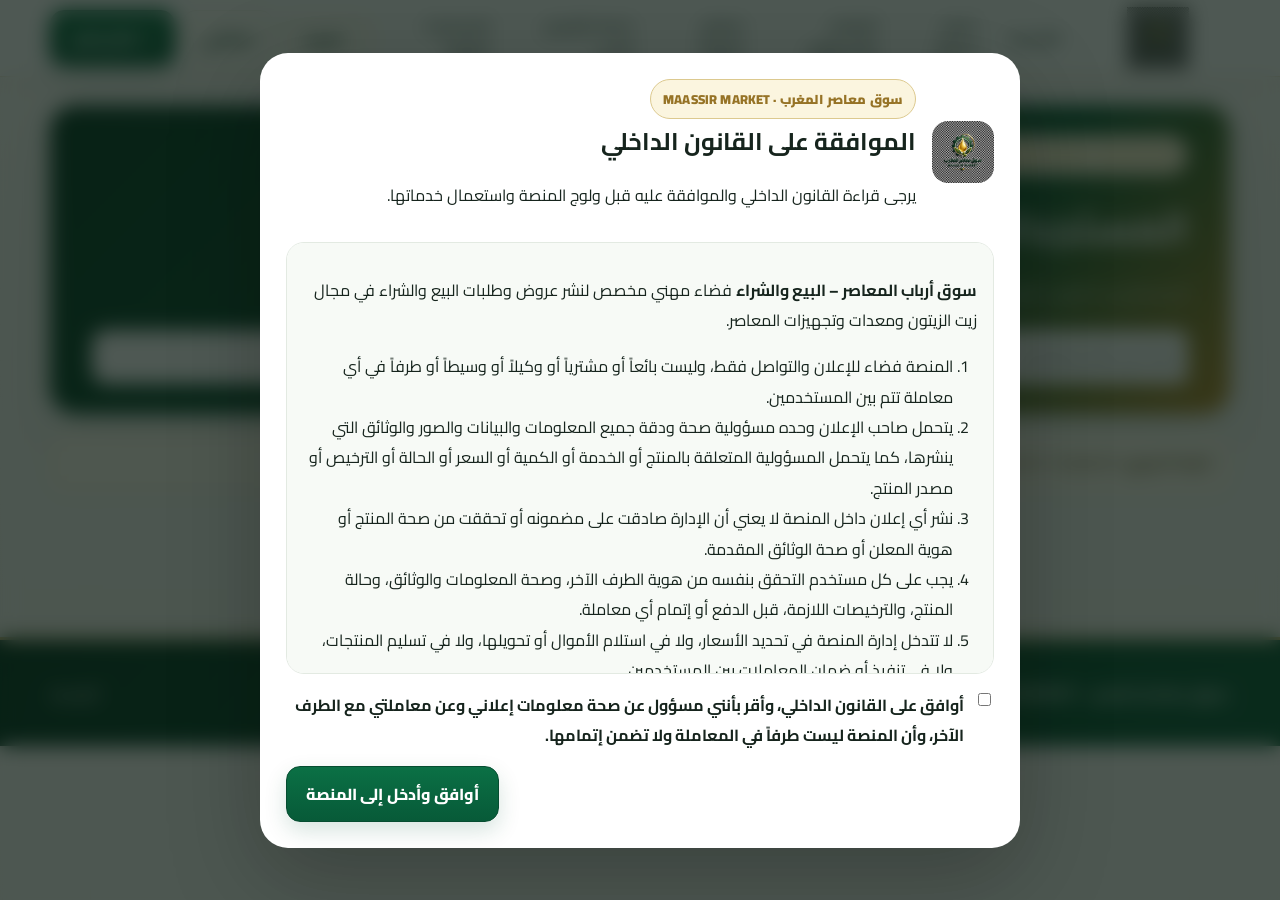
<file: news.html>
<!doctype html><html lang="ar" dir="rtl"><head><meta charset="utf-8"><meta name="viewport" content="width=device-width,initial-scale=1"><meta name="description" content="أخبار قطاع زيت الزيتون المغربي، القوانين والتشريعات ومستجدات ONSSA والأسواق."><title>المستجدات المهنية | سوق معاصر المغرب</title><link rel="stylesheet" href="styles.css"></head><body data-page="news"><header class="topbar"><div class="wrap nav"><a class="brand" href="index.html"><img src="logoSAM.png" alt="سوق معاصر المغرب"></a></div></header><main class="wrap news-page"><section class="news-hero"><span class="eyebrow">MAASSIR MARKET · KNOWLEDGE</span><h1 id="newsPageTitle">المستجدات المهنية</h1><p id="newsPageLead">أخبار قطاع زيت الزيتون، القوانين والتشريعات، مستجدات ONSSA والأسواق — مع الحرص على إرفاق المصادر والمراجع.</p><div class="news-toolbar"><input id="newsSearch" class="field" type="search" placeholder="ابحث في الأخبار والقوانين..."><select id="newsCategory" class="field"><option value="">جميع الأقسام</option></select></div></section><section class="news-disclaimer"><b>تنبيه تحريري:</b> المعلومات المنشورة للتوعية والإرشاد؛ يرجى الرجوع إلى النص القانوني أو الجهة الرسمية للتأكد من التفاصيل وآخر التعديلات.</section><section id="newsGrid" class="news-grid" aria-live="polite"></section></main><footer class="footer"><div class="wrap foot"><b>سوق معاصر المغرب · MAASSIR MARKET</b><a href="index.html">الرئيسية</a></div></footer><script src="app.js"></script><script>Souk.initNews();(function(){const l=localStorage.getItem('souk_language')||localStorage.getItem('souk_lang')||'ar';const x={ar:['المستجدات المهنية','أخبار قطاع زيت الزيتون، القوانين والتشريعات، مستجدات ONSSA والأسواق — مع الحرص على إرفاق المصادر والمراجع.','ابحث في الأخبار والقوانين...','جميع الأقسام'],fr:['Actualités professionnelles','Actualités de l’huile d’olive, lois, réglementations, ONSSA et marchés — avec références et sources.','Rechercher des actualités et des textes...','Toutes les catégories'],en:['Industry updates','Olive-oil sector news, laws, regulations, ONSSA updates and markets, with sources and references.','Search news and regulations...','All categories']}[l]||null;if(x){document.documentElement.lang=l;document.documentElement.dir=l==='ar'?'rtl':'ltr';document.getElementById('newsPageTitle').textContent=x[0];document.getElementById('newsPageLead').textContent=x[1];document.getElementById('newsSearch').placeholder=x[2];if(document.getElementById('newsCategory').options[0])document.getElementById('newsCategory').options[0].textContent=x[3]}})();</script></body></html>
</file>
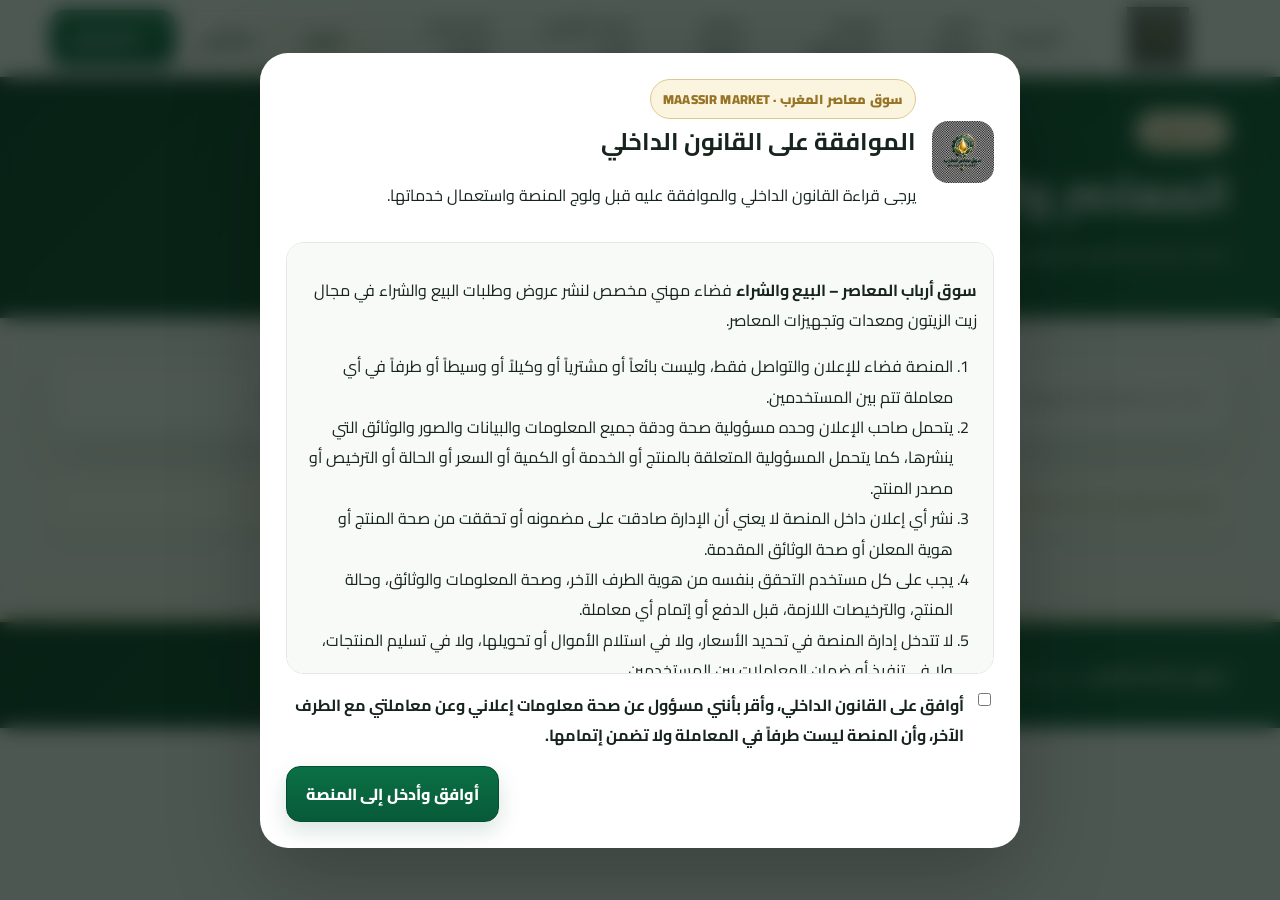
<file: oil-directory.html>
<!doctype html><html lang="ar" dir="rtl"><head><meta charset="utf-8"><meta name="viewport" content="width=device-width,initial-scale=1"><title>دليل المعاصر والمسوقين | سوق معاصر المغرب</title><link rel="stylesheet" href="styles.css"></head><body><header class="topbar"><div class="wrap nav"><a class="brand brand-logo-only" href="index.html"><img src="logoSAM.png" alt="سوق معاصر المغرب — MAASSIR MARKET"></a><nav class="navlinks"></nav><a class="btn light" href="account.html">حسابي</a><a class="btn primary" href="publish.html">＋ نشر إعلان</a></div></header><section class="directory-hero"><div class="wrap"><span class="eyebrow">دليل مهني</span><h1>المعاصر والمسوقون وأسعار زيت الزيتون</h1><p>صفحة متخصصة تعرض المهنيين الذين اختاروا إظهار نشاطهم، مع نوعية الزيت وسعر البيع وتاريخ آخر تحديث.</p></div></section><main class="wrap directory-shell"><div class="directory-toolbar"><input id="directorySearch" class="field" placeholder="ابحث عن معصرة أو مسوق أو مدينة..."><select id="directoryQuality" class="field"><option value="الكل">كل النوعيات</option><option value="بكر ممتاز">زيت بكر ممتاز</option><option value="بكر عادي">زيت بكر عادي</option></select><select id="directoryRegion" class="field"><option value="الكل">كل الجهات</option></select></div><div id="directoryGrid" class="directory-grid"></div><div class="notice" style="margin-top:18px">الأسعار المنشورة في صفحات المستخدمين هي أسعار بيع يحددها أصحابها، وليست مؤشرات السوق العالمية. يتحمل كل معلن مسؤولية تحديث السعر وصحة المعلومات.</div></main><footer class="footer"><div class="wrap foot"><div><b>سوق معاصر المغرب</b><small>دليل مهني للمعاصر والمسوقين.</small></div></div></footer><script src="app.js"></script><script>Souk.initDirectory()</script></body></html>
</file>
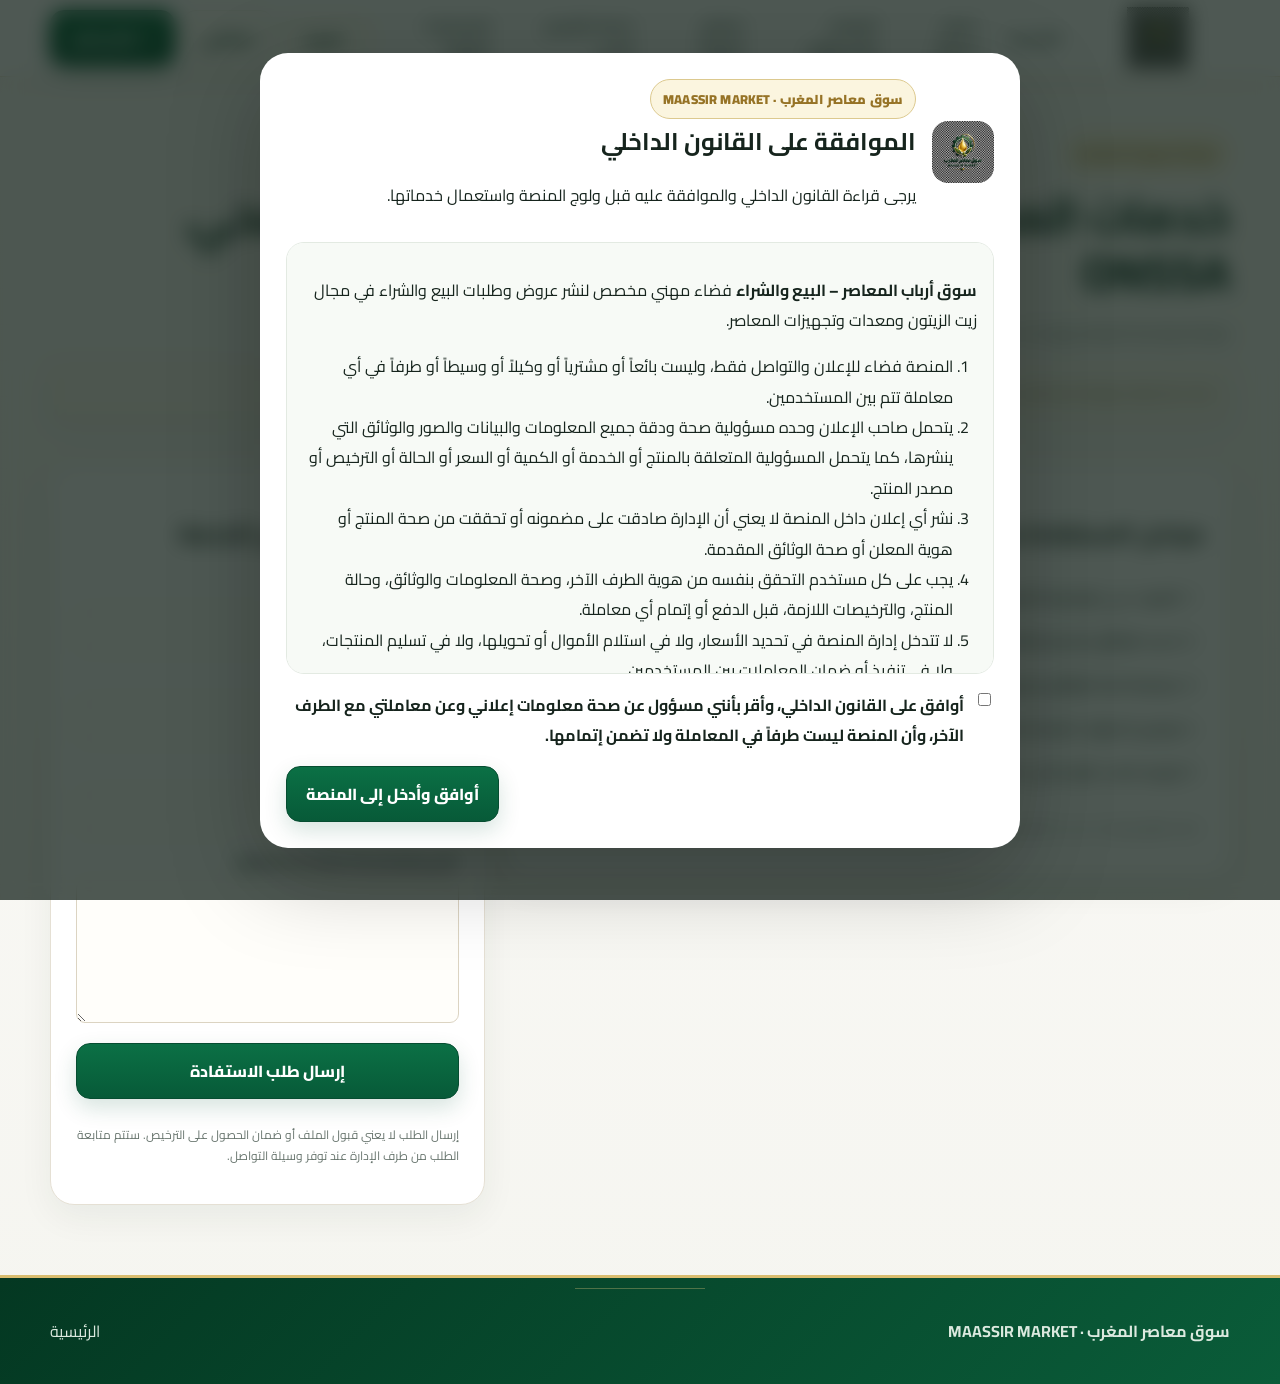
<file: onssa-services.html>
<!doctype html><html lang="ar" dir="rtl"><head><meta charset="utf-8"><meta name="viewport" content="width=device-width,initial-scale=1"><title>خدمات الترخيص الصحي ONSSA | MAASSIR MARKET</title><link rel="stylesheet" href="styles.css"></head><body><header class="topbar"><div class="wrap nav"><a class="brand" href="index.html"><img src="logoSAM.png" alt="MAASSIR MARKET"></a><nav class="navlinks"></nav><a class="btn light" href="index.html">الرئيسية</a><a class="btn primary" href="contact-admin.html">التواصل مع الإدارة</a></div></header><main class="wrap section onssa-service-page"><section class="account-hero"><span class="eyebrow">مواكبة مهنية للمعاصر</span><h1 data-i18n="servicesTitle">خدمات المساعدة في الحصول على الترخيص الصحي ONSSA</h1><p data-i18n="servicesLead">مواكبة إرشادية للمعاصر ووحدات إنتاج زيت الزيتون في إعداد الملف الإداري والتقني وفهم مراحل طلب الترخيص الصحي.</p><div class="notice" data-i18n="servicesNotice">هذه خدمة إرشاد ومواكبة، ولا تمثل ضماناً للحصول على الترخيص ولا تحل محل قرارات ONSSA أو السلطات المختصة.</div></section><section class="account-grid"><article class="account-card"><h2 data-i18n="servicesSteps">مراحل الاستفادة من الخدمة</h2><ol class="service-steps"><li>التعرف على الوضعية القانونية والإدارية للوحدة.</li><li>تحديد الوثائق الإدارية والتقنية المناسبة لطبيعة النشاط.</li><li>مراجعة لائحة الوثائق وتجهيز الملف قبل إيداعه لدى المصلحة المختصة.</li><li>توضيح الخطوات العامة المتعلقة بالزيارة أو استكمال الوثائق عند طلبها.</li><li>توجيه صاحب الوحدة إلى الجهات الرسمية المختصة عند الحاجة.</li></ol><p class="upload-note">تختلف الوثائق والإجراءات بحسب حالة الوحدة والنشاط. القرار النهائي بشأن الترخيص يعود إلى ONSSA والسلطات المختصة.</p></article><article class="account-card"><h2 data-i18n="servicesContact">طلب الاستفادة من الخدمة</h2><form id="onssaServiceForm" class="account-form"><label><span data-i18n="servicesName">الاسم أو اسم الوحدة</span><input class="field" name="name" required></label><label><span data-i18n="servicesPhone">رقم الهاتف</span><input class="field" name="phone" required inputmode="tel"></label><label><span data-i18n="servicesCity">المدينة / الجماعة</span><input class="field" name="city" required></label><label><span data-i18n="servicesMessage">اشرح وضعية وحدتك والخدمة المطلوبة</span><textarea class="field" name="message" rows="5" required></textarea></label><button class="btn primary" type="submit" data-i18n="servicesSubmit">إرسال طلب الاستفادة</button><p class="form-note">إرسال الطلب لا يعني قبول الملف أو ضمان الحصول على الترخيص. ستتم متابعة الطلب من طرف الإدارة عند توفر وسيلة التواصل.</p></form></article></section></main><footer class="footer"><div class="wrap foot"><b>سوق معاصر المغرب · MAASSIR MARKET</b><a href="index.html">الرئيسية</a></div></footer><script src="app.js"></script><script>
(function(){if(window.Souk){Souk.applyI18n();}document.getElementById('onssaServiceForm').addEventListener('submit',function(e){e.preventDefault();const f=e.currentTarget;const x=Object.fromEntries(new FormData(f).entries());let a=[];try{a=JSON.parse(localStorage.getItem('souk_admin_requests_v1')||'[]')}catch{}a.unshift({id:'onssa_'+Date.now(),type:'onssa_services',subject:'طلب خدمة المساعدة في الترخيص الصحي ONSSA',name:x.name,phone:x.phone,city:x.city,message:x.message,createdAt:new Date().toISOString(),read:false});localStorage.setItem('souk_admin_requests_v1',JSON.stringify(a));alert(document.documentElement.lang==='fr'?'Votre demande a été enregistrée sur cet appareil.':document.documentElement.lang==='en'?'Your request has been saved on this device.':'تم حفظ طلبك على هذا الجهاز.');f.reset()})})();
</script><style>.onssa-service-page{padding-top:30px;padding-bottom:50px}.onssa-service-page .account-hero{margin-bottom:22px}.service-steps{line-height:2.1;padding-inline-start:25px}.service-steps li{padding:5px 0}.onssa-service-page .notice{margin-top:18px}.onssa-service-page .account-grid{align-items:start}@media(max-width:760px){.onssa-service-page .account-grid{grid-template-columns:1fr}.onssa-service-page .account-hero h1{font-size:1.7rem}}</style></body></html>
</file>
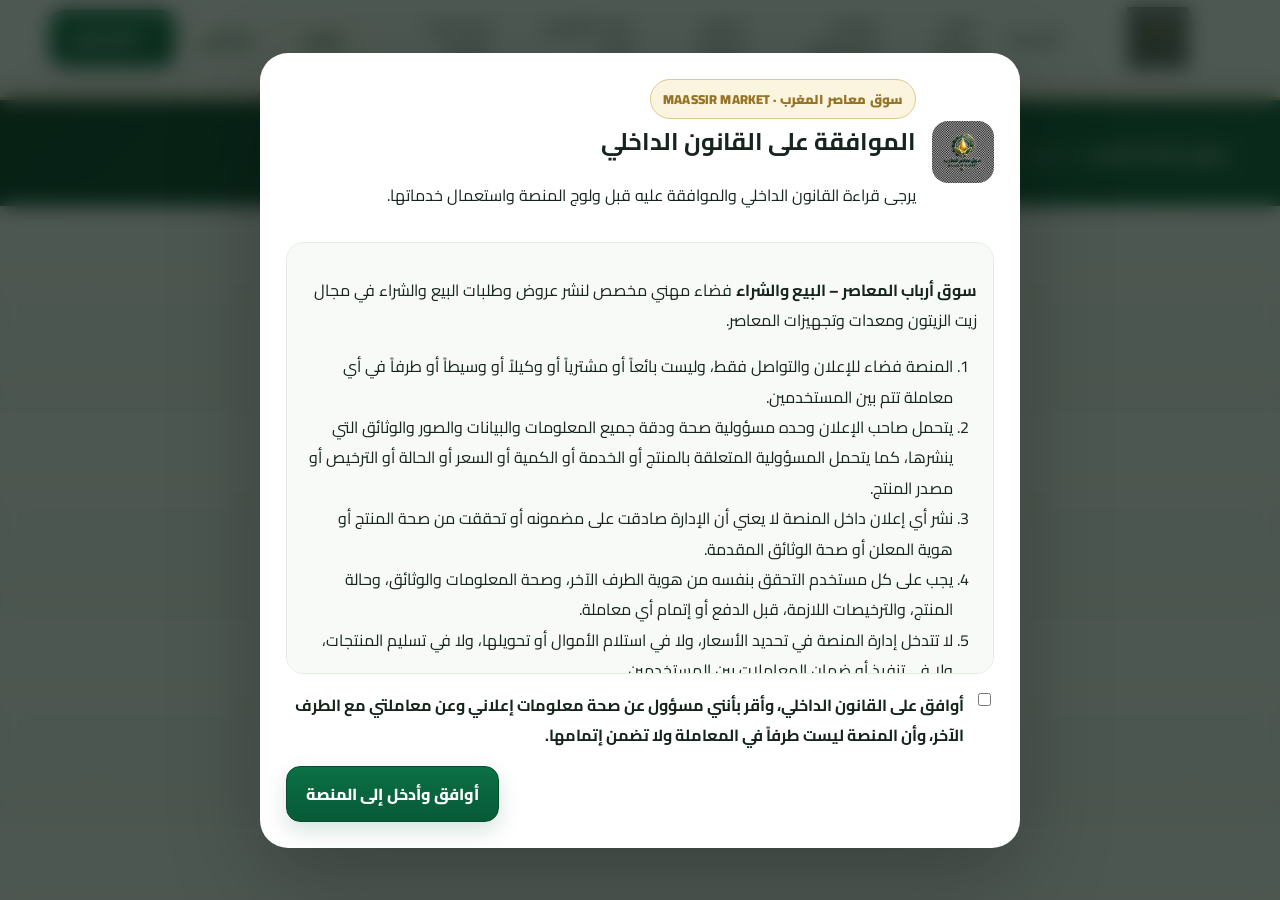
<file: professional.html>
<!doctype html><html lang="ar" dir="rtl"><head><meta charset="utf-8"><meta name="viewport" content="width=device-width,initial-scale=1"><title>الملف المهني | سوق معاصر المغرب</title><link rel="stylesheet" href="styles.css"></head><body><header class="topbar"><div class="wrap nav"><a class="brand" href="index.html"><img src="logoSAM.png" alt=""><span><b>سوق معاصر المغرب</b><small>الملف المهني</small></span></a><div class="nav-actions"><a class="btn light" href="profile.html">ملفي المهني</a><a class="btn primary" href="publish.html">＋ نشر إعلان</a></div></div></header><main class="wrap" id="professional"></main><footer class="footer"><div class="wrap foot"><div><b>سوق معاصر المغرب</b><small>فضاء مهني متخصص.</small></div></div></footer><script src="app.js"></script><script>Souk.initProfessional()</script></body></html>
</file>
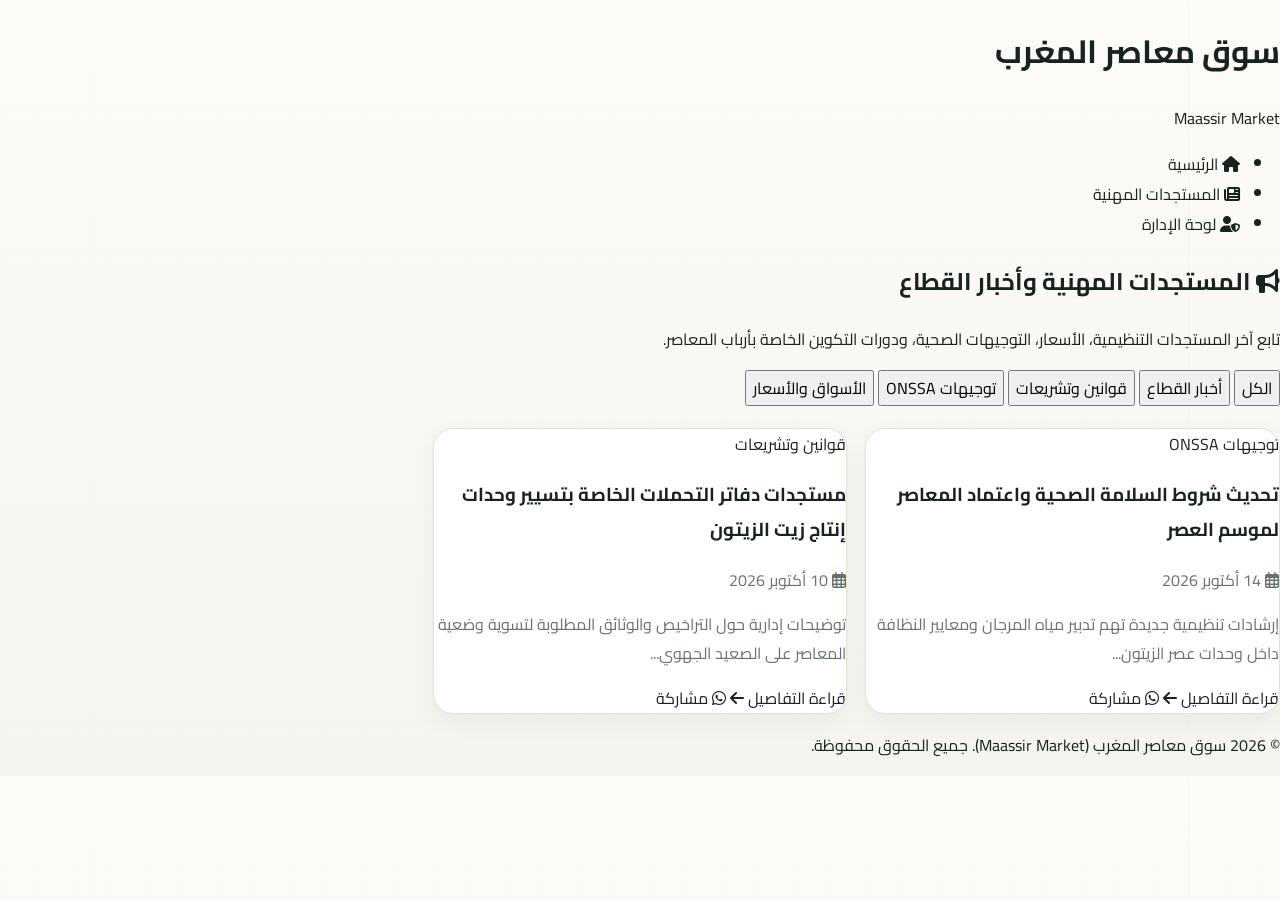
<file: professional1.html>
<!DOCTYPE html>
<html lang="ar" dir="rtl">
<head>
    <meta charset="UTF-8">
    <meta name="viewport" content="width=device-width, initial-scale=1.0">
    <title>المستجدات المهنية | سوق معاصر المغرب</title>
    <link rel="stylesheet" href="styles.css">
    <link rel="stylesheet" href="https://cdnjs.cloudflare.com/ajax/libs/font-awesome/6.4.0/css/all.min.css">
</head>
<body>
    <header class="main-header">
        <div class="container header-container">
            <div class="logo-area">
                <h1 class="logo-title">سوق معاصر المغرب</h1>
                <span class="logo-subtitle">Maassir Market</span>
            </div>
            <nav class="main-nav">
                <ul class="nav-links">
                    <li><a href="index.html"><i class="fas fa-home"></i> الرئيسية</a></li>
                    <li><a href="professional.html" class="active"><i class="fas fa-newspaper"></i> المستجدات المهنية</a></li>
                    <li><a href="admin.html"><i class="fas fa-user-shield"></i> لوحة الإدارة</a></li>
                </ul>
            </nav>
        </div>
    </header>

    <main class="container page-container">
        <div class="section-header">
            <h2><i class="fas fa-bullhorn"></i> المستجدات المهنية وأخبار القطاع</h2>
            <p>تابع آخر المستجدات التنظيمية، الأسعار، التوجيهات الصحية، ودورات التكوين الخاصة بأرباب المعاصر.</p>
        </div>

        <!-- مرشح التصنيفات -->
        <div class="filter-bar">
            <button class="filter-btn active" data-filter="all">الكل</button>
            <button class="filter-btn" data-filter="news">أخبار القطاع</button>
            <button class="filter-btn" data-filter="laws">قوانين وتشريعات</button>
            <button class="filter-btn" data-filter="onssa">توجيهات ONSSA</button>
            <button class="filter-btn" data-filter="prices">الأسواق والأسعار</button>
        </div>

        <!-- قائمة المقالات والأخبار -->
        <div class="news-grid" id="newsGridContainer">
            <!-- يتم تعبئة المحتوى ديناميكياً عبر الجافاسكريبت أو عرض العينات التالية -->
            <article class="news-card" data-category="onssa">
                <div class="news-tag">توجيهات ONSSA</div>
                <h3>تحديث شروط السلامة الصحية واعتماد المعاصر لموسم العصر</h3>
                <p class="news-date"><i class="far fa-calendar-alt"></i> 14 أكتوبر 2026</p>
                <p>إرشادات تنظيمية جديدة تهم تدبير مياه المرجان ومعايير النظافة داخل وحدات عصر الزيتون...</p>
                <div class="news-actions">
                    <a href="#" class="read-more">قراءة التفاصيل <i class="fas fa-arrow-left"></i></a>
                    <a href="https://api.whatsapp.com/send?text=تحديث%20شروط%20السلامة%20الصحية%20واعتماد%20المعاصر%20 عبر منصة سوق معاصر المغرب" target="_blank" class="whatsapp-share"><i class="fab fa-whatsapp"></i> مشاركة</a>
                </div>
            </article>

            <article class="news-card" data-category="laws">
                <div class="news-tag">قوانين وتشريعات</div>
                <h3>مستجدات دفاتر التحملات الخاصة بتسيير وحدات إنتاج زيت الزيتون</h3>
                <p class="news-date"><i class="far fa-calendar-alt"></i> 10 أكتوبر 2026</p>
                <p>توضيحات إدارية حول التراخيص والوثائق المطلوبة لتسوية وضعية المعاصر على الصعيد الجهوي...</p>
                <div class="news-actions">
                    <a href="#" class="read-more">قراءة التفاصيل <i class="fas fa-arrow-left"></i></a>
                    <a href="https://api.whatsapp.com/send?text=مستجدات%20دفاتر%20التحملات%20الخاصة%20بتسيير%20وحدات%20إنتاج%20زيت%20الزيتون عبر منصة سوق معاصر المغرب" target="_blank" class="whatsapp-share"><i class="fab fa-whatsapp"></i> مشاركة</a>
                </div>
            </article>
        </div>
    </main>

    <footer class="main-footer">
        <div class="container footer-content">
            <p>&copy; 2026 سوق معاصر المغرب (Maassir Market). جميع الحقوق محفوظة.</p>
        </div>
    </footer>

    <script src="app.js"></script>
</body>
                                                                                                                                                                                                                 </html>
</file>
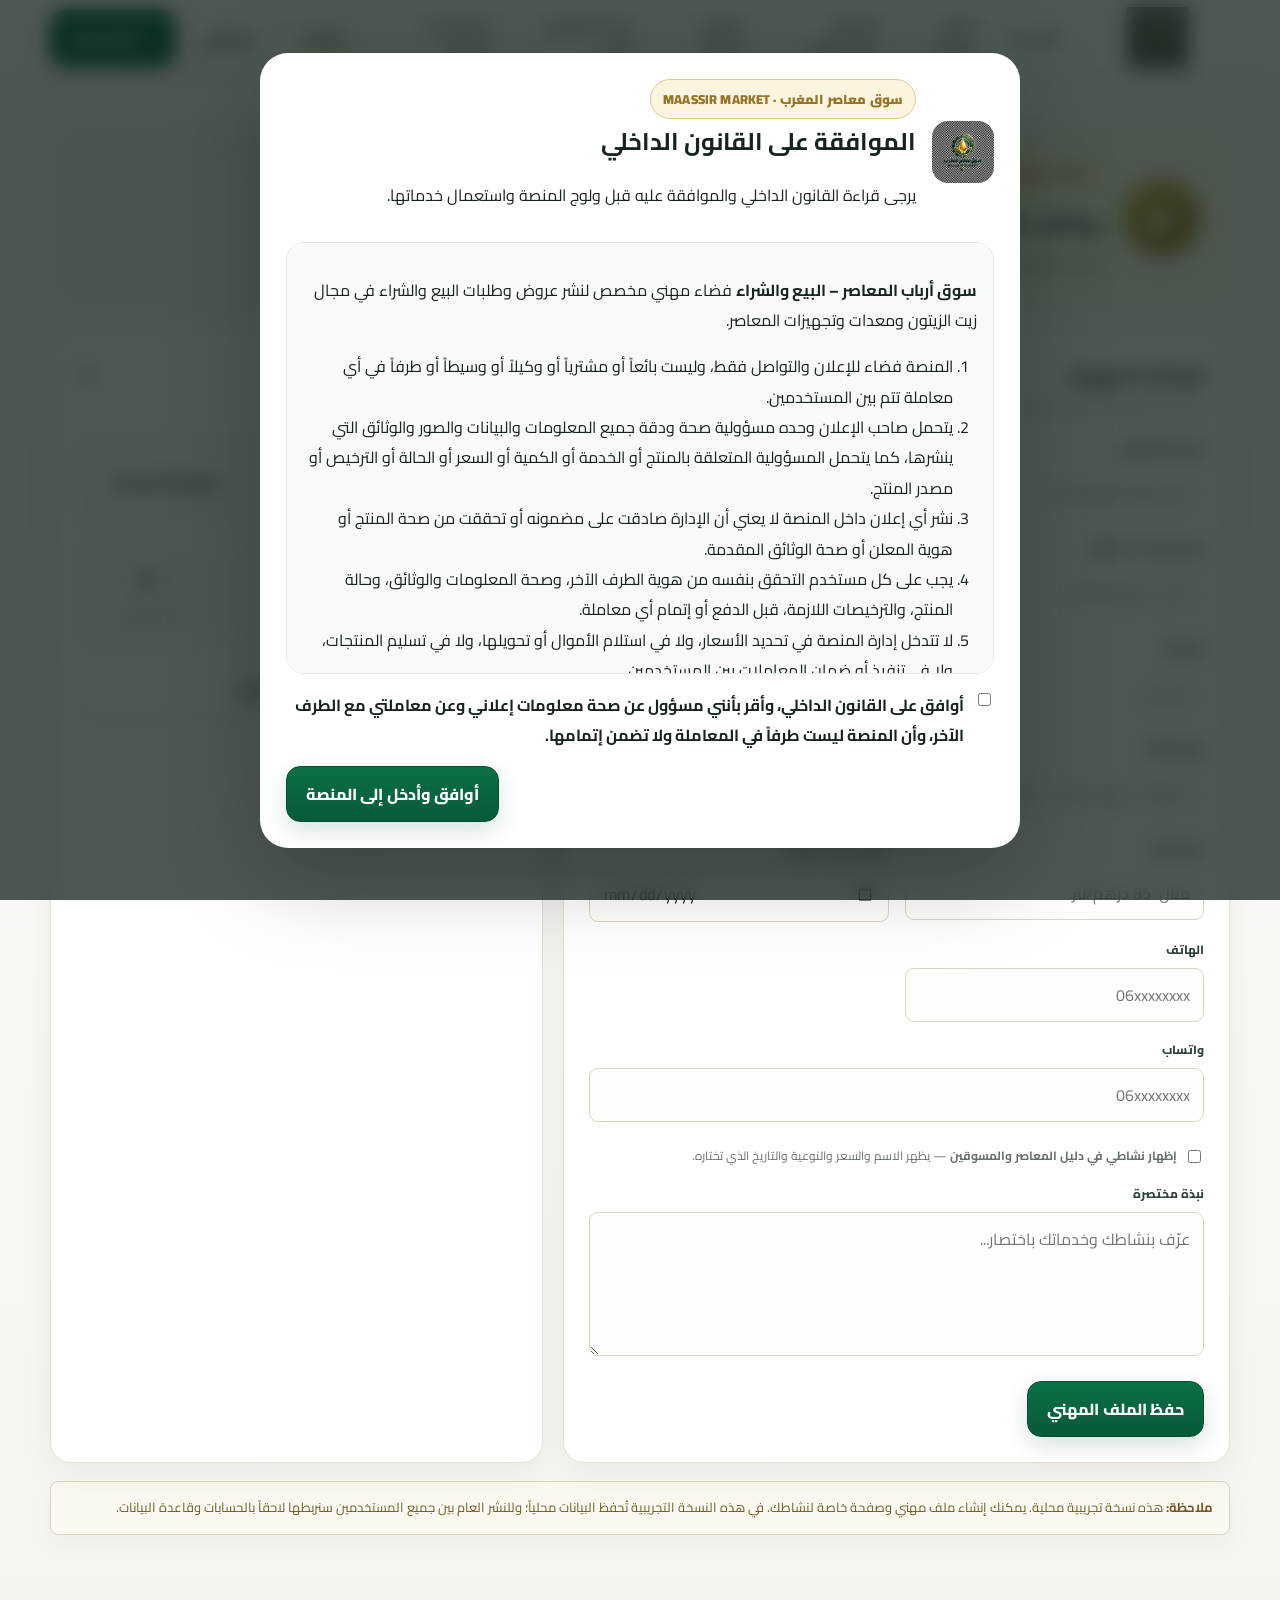
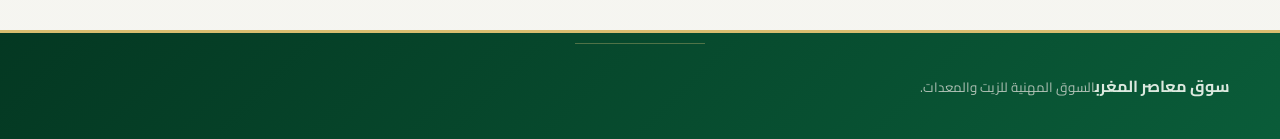
<file: profile.html>
<!doctype html><html lang="ar" dir="rtl"><head><meta charset="utf-8"><meta name="viewport" content="width=device-width,initial-scale=1"><title>ملفي المهني | سوق معاصر المغرب</title><link rel="stylesheet" href="styles.css"></head><body><header class="topbar"><div class="wrap nav"><a class="brand" href="index.html"><img src="logoSAM.png" alt=""><span><b>سوق معاصر المغرب</b><small>الملف المهني</small></span></a><nav class="navlinks"><a href="index.html">الرئيسية</a><a href="search.html">السوق</a><a class="active" href="profile.html">ملفي المهني</a></nav><a class="btn primary" href="publish.html">＋ نشر إعلان</a></div></header><main class="wrap profile-shell"><section class="profile-hero"><div class="profile-avatar">م</div><div><span class="eyebrow">ملفك المهني</span><h1 id="profileName">بياناتك المهنية</h1><p id="profileSummary">أنشئ ملفك ليظهر اسم نشاطك وموقعك ومعلومات التواصل عند إدارة إعلاناتك.</p></div></section><section class="profile-grid"><form id="profileForm" class="profile-card"><div class="card-heading"><div><h2>البيانات المهنية</h2><p>في النسخة التجريبية تحفظ البيانات محليًا على هذا الجهاز.</p></div><span>👤</span></div><div class="form-grid"><div><label class="label">البريد الإلكتروني</label><input class="field" type="email" name="email" placeholder="name@example.com"></div><div><label class="label">اسم المستخدم</label><input class="field" name="username" placeholder="اسم يظهر في الرابط المهني"></div><div class="full"><label class="label">اسم الوحدة / الشركة</label><input class="field" name="unit" required placeholder="مثال: معصرة الأمل"></div><div><label class="label">المدينة</label><input class="field" name="city" placeholder="مراكش"></div><div><label class="label">الجهة</label><input class="field" name="region" placeholder="مراكش آسفي"></div><div><label class="label">نوع النشاط</label><input class="field" name="activity" placeholder="معصرة / مورد معدات / تجارة زيت"></div><div><label class="label">نوع زيت الزيتون المعروض</label><select class="field" name="oilQuality"><option value="">لا أريد إظهاره</option><option value="بكر ممتاز">بكر ممتاز</option><option value="بكر عادي">بكر عادي</option></select></div><div><label class="label">سعر البيع</label><input class="field" name="oilPrice" placeholder="مثال: 85 درهم/لتر"></div><div><label class="label">تاريخ تحديث السعر</label><input class="field" type="date" name="oilPriceUpdated"></div><div><label class="label">الهاتف</label><input class="field" name="phone" placeholder="06xxxxxxxx"></div><div class="full"><label class="label">واتساب</label><input class="field" name="whatsapp" placeholder="06xxxxxxxx"></div><div class="full"><label class="privacy-check"><input type="checkbox" name="showInDirectory" value="1"> <span><b>إظهار نشاطي في دليل المعاصر والمسوقين</b> — يظهر الاسم والسعر والنوعية والتاريخ الذي تختاره.</span></label></div><div class="full"><label class="label">نبذة مختصرة</label><textarea class="field" name="bio" rows="4" placeholder="عرّف بنشاطك وخدماتك باختصار..."></textarea></div><div class="full"><button class="btn primary" type="submit">حفظ الملف المهني</button></div></div></form><aside class="profile-card profile-side"><div class="card-heading"><div><h2>نشاطي في السوق</h2><p>الإعلانات المنشورة من هذا الجهاز.</p></div><span>📊</span></div><div class="profile-public"><div><b>صفحتك المهنية</b><small id="publicProfileUrl">ستظهر بعد إنشاء ملفك</small></div><a id="publicProfileBtn" class="btn light" href="#">معاينة الصفحة</a></div><div class="mini-stats"><div><b id="profileAds">0</b><small>إعلانات</small></div><div><b id="profileSales">0</b><small>عروض بيع</small></div><div><b id="profileBuys">0</b><small>طلبات شراء</small></div></div><a class="btn light full-btn" href="publish.html">＋ نشر إعلان جديد</a><div id="profileList" class="profile-list"></div></aside></section><div class="notice profile-notice"><b>ملاحظة:</b> هذه نسخة تجريبية محلية. يمكنك إنشاء ملف مهني وصفحة خاصة لنشاطك. في هذه النسخة التجريبية تُحفظ البيانات محلياً؛ وللنشر العام بين جميع المستخدمين سنربطها لاحقاً بالحسابات وقاعدة البيانات.</div></main><footer class="footer"><div class="wrap foot"><div><b>سوق معاصر المغرب</b><small>السوق المهنية للزيت والمعدات.</small></div></div></footer><script src="app.js"></script><script>Souk.initProfile()</script></body></html>
</file>
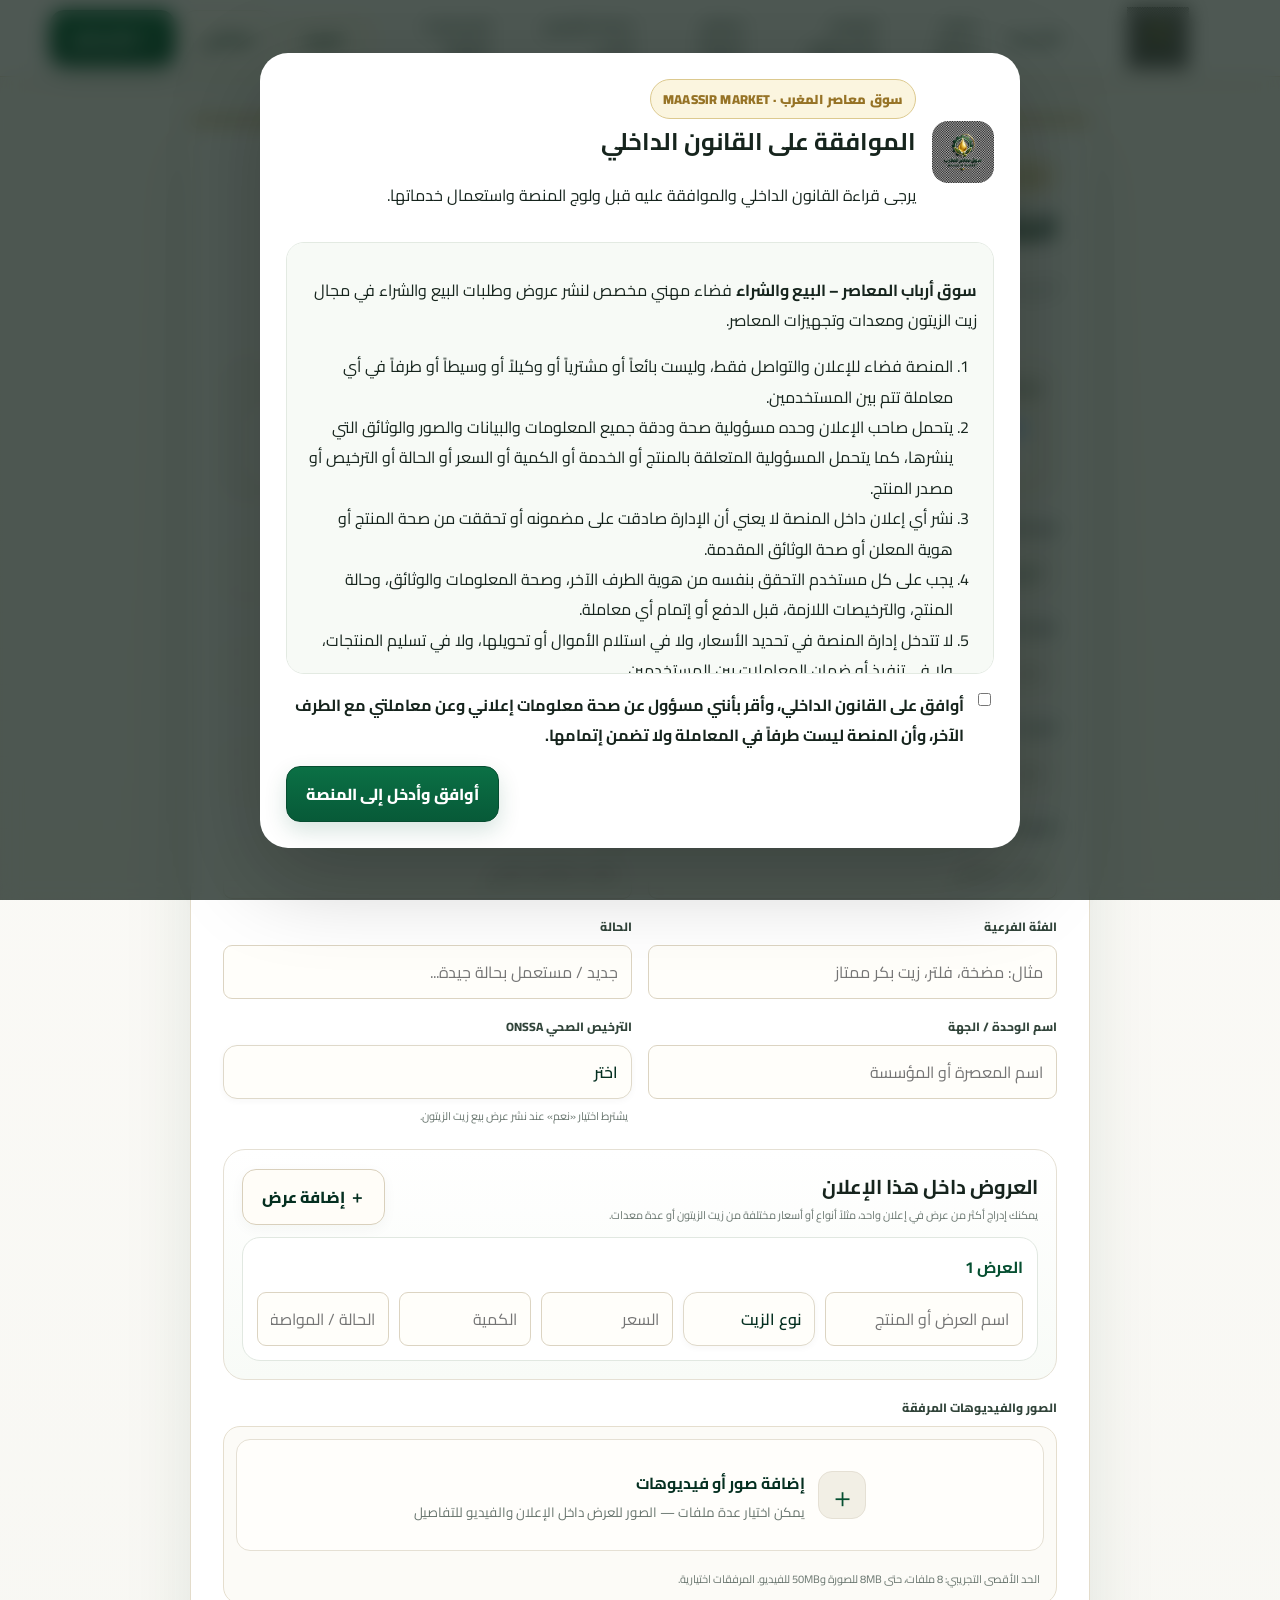
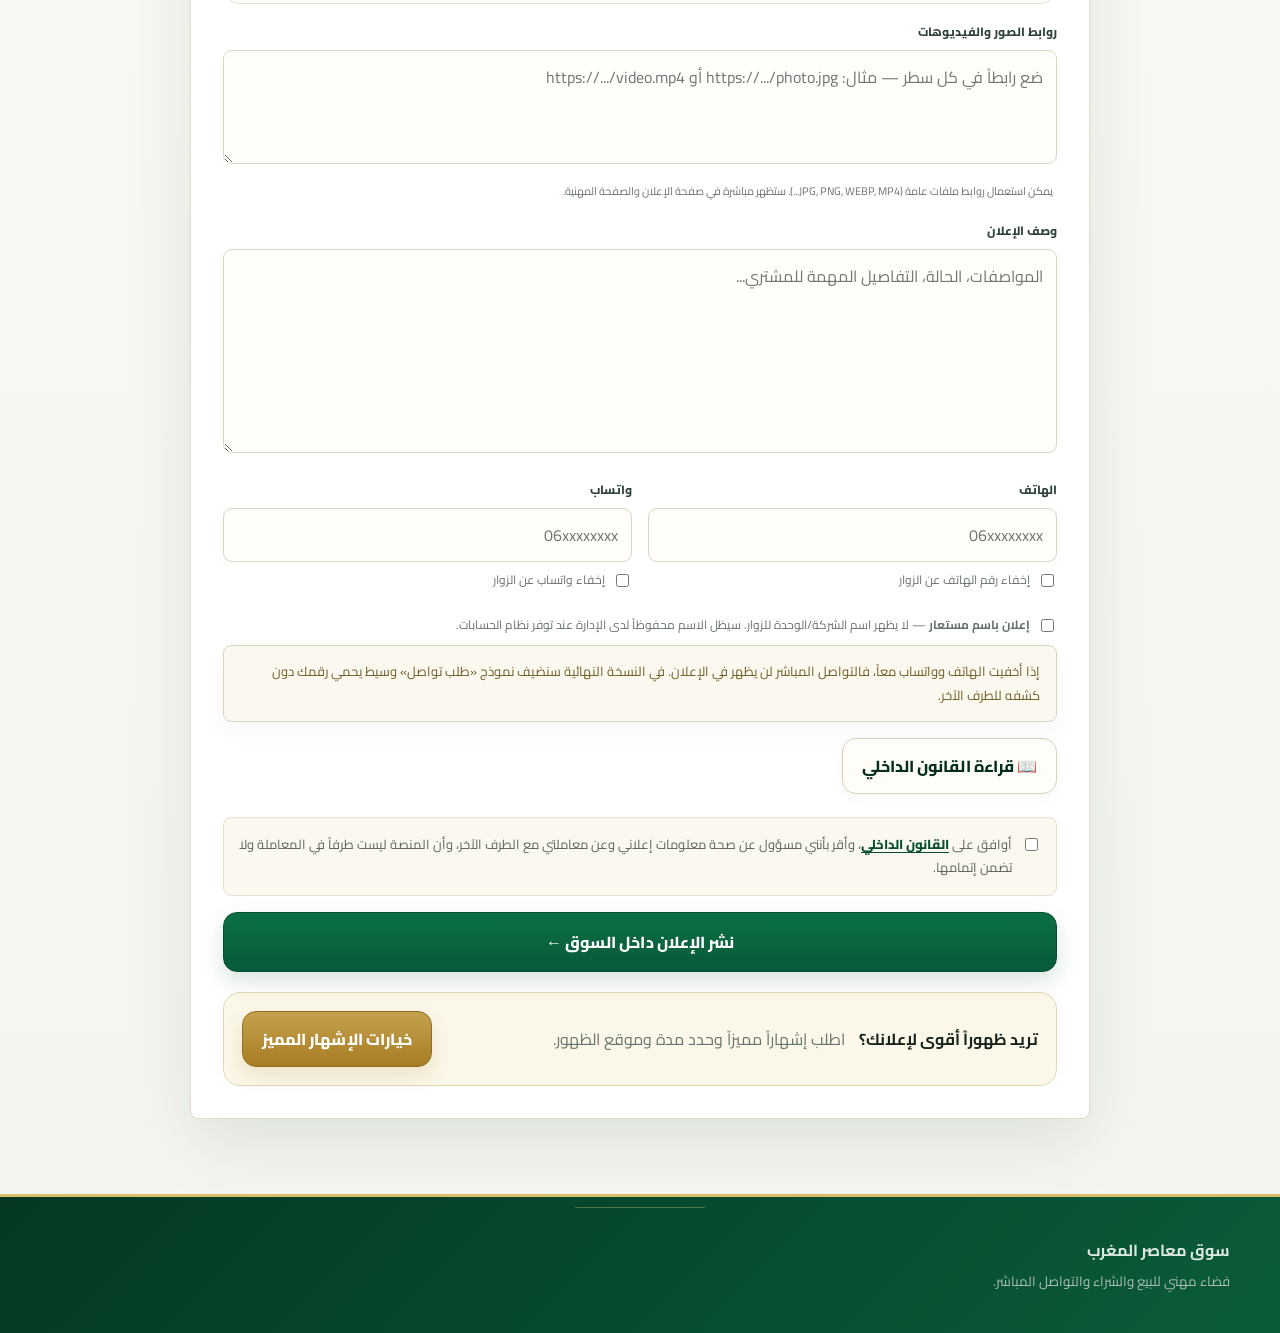
<file: publish.html>
<!doctype html><html lang="ar" dir="rtl"><head><meta charset="utf-8"><meta name="viewport" content="width=device-width,initial-scale=1"><title>نشر إعلان | سوق معاصر المغرب</title><link rel="stylesheet" href="styles.css"></head><body><header class="topbar"><div class="wrap nav"><a class="brand" href="index.html"><img src="logoSAM.png" alt=""><span><b data-i18n="market">سوق معاصر المغرب</b><small data-i18n="subtitle">البيع والشراء</small></span></a><div class="nav-actions"><a class="btn light" href="contact-admin.html">التواصل مع الإدارة</a><a class="btn light" href="search.html" data-i18n="browseMarket">تصفح السوق</a></div></div></header><main class="wrap form-shell"><div class="form-card"><div class="form-title"><span class="eyebrow" data-i18n="newAd">إعلان جديد</span><h1 data-i18n="publishTitle">انشر عرضك أو طلبك</h1><p data-i18n="publishDesc">أدخل المعلومات الأساسية ليظهر إعلانك داخل السوق. في النسخة التجريبية تُحفظ البيانات على هذا الجهاز فقط.</p></div><form id="publishForm"><div class="form-grid"><div class="full publish-plan"><label class="label">نوع النشر</label><div class="plan-options"><label class="plan-option"><input type="radio" name="publishPlan" value="free" checked><span><b>مجاني</b><small>يظهر في النتائج العادية بعد النشر.</small></span></label><label class="plan-option premium"><input type="radio" name="publishPlan" value="premium"><span><b>مميز ومدفوع</b><small>يظهر في موضع مميز بعد تأكيد الطلب والأداء من الإدارة.</small></span></label></div></div><div><label class="label" data-i18n="adType">نوع الإعلان</label><select class="field" name="kind"><option value="بيع" data-i18n="offerSale">أعرض للبيع</option><option value="شراء" data-i18n="offerBuy">أبحث عن شراء</option></select></div><div><label class="label" data-i18n="section">القسم</label><select class="field" name="category"><option value="زيت الزيتون" data-i18n="oil">🫒 زيت الزيتون</option><option value="المعدات والتجهيزات" data-i18n="equipment">⚙️ المعدات والتجهيزات</option></select></div><div class="full"><label class="label" data-i18n="adTitle">عنوان الإعلان</label><input class="field" required name="title" data-i18n-placeholder="oilTitlePh" placeholder="مثال: زيت زيتون بكر ممتاز – موسم 2026"></div><div><label class="label" data-i18n="priceBudget">السعر / الميزانية</label><input class="field" name="price" data-i18n-placeholder="pricePh" placeholder="مثال: 85 درهم/لتر"></div><div><label class="label" data-i18n="quantity">الكمية</label><input class="field" name="quantity" data-i18n-placeholder="qtyPh" placeholder="مثال: 500 لتر"></div><div><label class="label" data-i18n="location">المدينة / الموقع</label><input class="field" required name="location" data-i18n-placeholder="cityPh" placeholder="مثال: مراكش"></div><div><label class="label">الجهة</label><input class="field" name="region" placeholder="مثال: مراكش آسفي"></div><div><label class="label">الفئة الفرعية</label><input class="field" name="subcategory" placeholder="مثال: مضخة، فلتر، زيت بكر ممتاز"></div><div><label class="label" data-i18n="condition">الحالة</label><input class="field" name="condition" data-i18n-placeholder="newCondition" placeholder="جديد / مستعمل بحالة جيدة..."></div><div><label class="label" id="unitLabel" data-i18n="unitName">اسم الوحدة / الجهة</label><input class="field" name="unit" data-i18n-placeholder="unitPh" placeholder="اسم المعصرة أو المؤسسة"></div><div id="onssaWrap"><label class="label" data-i18n="onssa">هل لديك الترخيص الصحي ONSSA؟</label><select class="field" name="onssa"><option value="" selected>اختر</option><option value="نعم">نعم، حاصل على الترخيص</option><option value="لا">لا</option></select><small class="upload-note">يشترط اختيار «نعم» عند نشر عرض بيع زيت الزيتون.</small></div><div class="full offers-section"><div class="card-heading"><div><h2 style="margin:0">العروض داخل هذا الإعلان</h2><p>يمكنك إدراج أكثر من عرض في إعلان واحد، مثلاً أنواع أو أسعار مختلفة من زيت الزيتون أو عدة معدات.</p></div><button class="btn light" type="button" id="addOfferBtn">＋ إضافة عرض</button></div><div id="offersBuilder" class="offers-builder"></div><input type="hidden" name="offersJson" id="offersJson"></div><div class="full"><label class="label" data-i18n="media">الصور والفيديوهات المرفقة</label><div class="upload-box" id="uploadBox"><input id="mediaInput" class="media-input" type="file" name="media" accept="image/*,video/*" multiple><label class="upload-trigger" for="mediaInput"><span class="upload-icon">＋</span><span><b data-i18n="addMedia">إضافة صور أو فيديوهات</b><small data-i18n="mediaHelp">يمكن اختيار عدة ملفات — الصور للعرض داخل الإعلان والفيديو للتفاصيل</small></span></label><div id="mediaPreview" class="media-preview"></div><div class="upload-note" data-i18n="mediaNote">الحد الأقصى التجريبي: 8 ملفات، حتى 8MB للصورة و50MB للفيديو. المرفقات اختيارية.</div></div></div><div class="full"><label class="label">روابط الصور والفيديوهات</label><textarea class="field" name="mediaLinks" rows="3" placeholder="ضع رابطاً في كل سطر — مثال: https://.../photo.jpg أو https://.../video.mp4"></textarea><div class="upload-note">يمكن استعمال روابط ملفات عامة (JPG, PNG, WEBP, MP4...). ستظهر مباشرة في صفحة الإعلان والصفحة المهنية.</div></div><div class="full"><label class="label" data-i18n="description">وصف الإعلان</label><textarea class="field" name="description" rows="6" data-i18n-placeholder="descriptionPh" placeholder="المواصفات، الحالة، التفاصيل المهمة للمشتري..."></textarea></div><div><label class="label" data-i18n="phone">الهاتف</label><input class="field" name="phone" data-i18n-placeholder="phonePh" placeholder="06xxxxxxxx"><label class="privacy-check"><input type="checkbox" name="hidePhone" value="1"> <span>إخفاء رقم الهاتف عن الزوار</span></label></div><div><label class="label" data-i18n="whatsapp">واتساب</label><input class="field" name="whatsapp" data-i18n-placeholder="phonePh" placeholder="06xxxxxxxx"><label class="privacy-check"><input type="checkbox" name="hideWhatsapp" value="1"> <span>إخفاء واتساب عن الزوار</span></label></div><div class="full"><label class="privacy-check"><input type="checkbox" name="hideIdentity" value="1"> <span><b>إعلان باسم مستعار</b> — لا يظهر اسم الشركة/الوحدة للزوار. سيظل الاسم محفوظاً لدى الإدارة عند توفر نظام الحسابات.</span></label><div class="notice privacy-note">إذا أخفيت الهاتف وواتساب معاً، فالتواصل المباشر لن يظهر في الإعلان. في النسخة النهائية سنضيف نموذج «طلب تواصل» وسيط يحمي رقمك دون كشفه للطرف الآخر.</div></div><div class="full"><button type="button" class="btn light" id="readLawBtn" style="margin-bottom:8px">📖 قراءة القانون الداخلي</button><label class="agree"><input required type="checkbox" name="agree"><span data-i18n="agree">أوافق على القانون الداخلي، وأقر بأنني مسؤول عن صحة معلومات إعلاني وعن معاملتي مع الطرف الآخر، وأن المنصة ليست طرفاً في المعاملة ولا تضمن إتمامها.</span></label></div><div class="full"><button class="btn primary" type="submit" style="width:100%;padding:14px" data-i18n="submit">نشر الإعلان داخل السوق ←</button></div></div></form><div class="publish-upgrade"><b>تريد ظهوراً أقوى لإعلانك؟</b><span>اطلب إشهاراً مميزاً وحدد مدة وموقع الظهور.</span><a class="btn gold" href="advertise.html">خيارات الإشهار المميز</a></div></div></main><div class="modal" id="lawModal"><div class="modal-back" data-close-law></div><div class="modal-box law"><button class="modal-close" data-close-law>×</button><h2 data-i18n="lawTitle">القانون الداخلي</h2><div id="lawBody" data-i18n="lawBody"></div></div></div><footer class="footer"><div class="wrap foot"><div><b data-i18n="market">سوق معاصر المغرب</b><br><small data-i18n="footer">فضاء مهني للبيع والشراء والتواصل المباشر.</small></div></div></footer><script src="app.js"></script><script>
Souk.initPublish();
(function(){
 const form=document.getElementById('publishForm'), builder=document.getElementById('offersBuilder'), hidden=document.getElementById('offersJson'), add=document.getElementById('addOfferBtn'), cat=document.querySelector('[name="category"]'), kind=document.querySelector('[name="kind"]'), onssa=document.querySelector('[name="onssa"]'), wrap=document.getElementById('onssaWrap');
 if(!form||!builder)return;
 let offers=[];
 try{offers=JSON.parse(form.dataset.initialOffers||'[]')}catch{}
 const currentId=new URLSearchParams(location.search).get('edit');
 async function loadInitial(){
   if(currentId){try{const all=JSON.parse(localStorage.getItem('souk_professional_listings_v3')||'[]');const x=all.find(a=>a.id===currentId);if(x&&Array.isArray(x.offers))offers=x.offers}catch{}}
   if(!offers.length)offers=[{}]; render();
 }
 function sync(){hidden.value=JSON.stringify(offers)}
 function render(){
   const oil=cat?.value==='زيت الزيتون';
   builder.innerHTML=offers.map((o,i)=>`<div class="offer-row" data-i="${i}"><div class="offer-row-head"><b>العرض ${i+1}</b>${offers.length>1?`<button type="button" class="remove-offer" data-i="${i}">× حذف</button>`:''}</div><div class="offer-fields"><input class="field" data-f="title" data-i="${i}" value="${esc(o.title||'')}" placeholder="اسم العرض أو المنتج"><select class="field" data-f="quality" data-i="${i}" ${oil?'':'disabled'}><option value="">نوع الزيت</option><option ${o.quality==='بكر ممتاز'?'selected':''}>بكر ممتاز</option><option ${o.quality==='بكر عادي'?'selected':''}>بكر عادي</option></select><input class="field" data-f="price" data-i="${i}" value="${esc(o.price||'')}" placeholder="السعر"><input class="field" data-f="quantity" data-i="${i}" value="${esc(o.quantity||'')}" placeholder="الكمية"><input class="field" data-f="condition" data-i="${i}" value="${esc(o.condition||'')}" placeholder="الحالة / المواصفات"></div></div>`).join('');
   builder.querySelectorAll('[data-f]').forEach(el=>el.addEventListener('input',()=>{const i=+el.dataset.i;offers[i][el.dataset.f]=el.value;sync()}));
   builder.querySelectorAll('.remove-offer').forEach(b=>b.addEventListener('click',()=>{offers.splice(+b.dataset.i,1);if(!offers.length)offers=[{}];render();sync()}));
   sync();
 }
 function refreshLicense(){const sale=kind?.value==='بيع', oil=cat?.value==='زيت الزيتون', required=sale&&oil;wrap?.classList.toggle('hidden',!required);if(onssa){onssa.required=required;if(!required)onssa.value='غير معني';else if(onssa.value==='غير معني')onssa.value=''}}
 add?.addEventListener('click',()=>{offers.push({});render()});cat?.addEventListener('change',()=>{refreshLicense();render()});kind?.addEventListener('change',refreshLicense);
 const origSubmit=form.addEventListener;
 loadInitial();refreshLicense();
 // Inject offersJson into the data consumed by the existing publish handler.
 form.addEventListener('submit',()=>{sync();});
 window.addEventListener('storage',sync);
})();
</script></body></html>
</file>
<file: styles.css>
@import url('https://fonts.googleapis.com/css2?family=Cairo:wght@400;500;600;700;800&display=swap');
:root{--g:#07552f;--g2:#0e7040;--g3:#083d25;--gold:#b58a2a;--gold2:#d6b765;--cream:#fbfaf6;--paper:#fff;--ink:#18251e;--muted:#6d7771;--line:#e9e2d1;--soft:#f5f1e6;--danger:#a84232;--shadow:0 18px 50px rgba(13,42,27,.09)}*{box-sizing:border-box}html{scroll-behavior:smooth}body{margin:0;background:linear-gradient(180deg,#fbfaf6 0%,#f7f6f1 100%);color:var(--ink);font-family:Cairo,Arial,sans-serif}a{text-decoration:none;color:inherit}button,input,select,textarea{font:inherit}button{cursor:pointer}.wrap{width:min(1180px,calc(100% - 32px));margin:auto}.topbar{background:rgba(255,255,255,.92);border-bottom:1px solid var(--line);position:sticky;top:0;z-index:30;backdrop-filter:blur(14px)}.nav{height:78px;display:flex;align-items:center;justify-content:space-between;gap:20px}.brand{display:flex;align-items:center;gap:11px}.brand img{width:52px;height:52px;border-radius:50%;object-fit:cover;border:3px solid #fff;box-shadow:0 0 0 1px var(--gold),0 5px 14px rgba(0,0,0,.08)}.brand b{display:block;font-size:18px;color:var(--g3);line-height:1.2}.brand small{color:var(--gold);font-weight:700}.navlinks{display:flex;gap:8px;align-items:center}.navlinks a{padding:10px 14px;border-radius:12px;color:#46534c;font-weight:700}.navlinks a:hover{background:var(--soft);color:var(--g)}.btn{display:inline-flex;align-items:center;justify-content:center;gap:7px;border:0;border-radius:13px;padding:12px 18px;font-weight:800;transition:.18s;white-space:nowrap}.btn:hover{transform:translateY(-1px)}.btn.primary{background:linear-gradient(135deg,var(--g),var(--g2));color:#fff;box-shadow:0 10px 24px rgba(7,85,47,.17)}.btn.gold{background:linear-gradient(135deg,#a87917,var(--gold));color:#fff}.btn.light{background:#fff;border:1px solid var(--line);color:var(--g)}.btn.whatsapp{background:#1e9b59;color:#fff}.hero{padding:52px 0 34px;display:grid;grid-template-columns:1.15fr .85fr;gap:42px;align-items:center}.eyebrow{display:inline-flex;padding:7px 12px;border:1px solid #dcc98f;background:#fbf5df;color:#8b681d;border-radius:999px;font-weight:800;font-size:13px}.hero h1{font-size:clamp(34px,5vw,56px);line-height:1.15;margin:14px 0 15px;color:var(--g3)}.hero p{font-size:17px;line-height:1.9;color:var(--muted);max-width:680px}.hero-actions{display:flex;gap:10px;flex-wrap:wrap;margin-top:22px}.hero-art{min-height:320px;border-radius:30px;background:radial-gradient(circle at 75% 25%,#eadcae,transparent 34%),linear-gradient(145deg,#0a5430,#083c25);position:relative;overflow:hidden;box-shadow:var(--shadow)}.hero-art:before,.hero-art:after{content:"";position:absolute;border:1px solid rgba(214,183,101,.45);border-radius:50%;width:330px;height:330px;left:-90px;bottom:-120px}.hero-art:after{width:450px;height:450px;left:auto;right:-180px;top:-190px}.hero-art img{position:absolute;width:190px;height:190px;border-radius:50%;object-fit:cover;left:50%;top:50%;transform:translate(-50%,-50%);border:8px solid rgba(255,255,255,.9);box-shadow:0 18px 50px rgba(0,0,0,.25)}.searchbox{background:#fff;border:1px solid var(--line);border-radius:20px;padding:8px;display:flex;gap:8px;box-shadow:0 12px 30px rgba(13,42,27,.06);margin-top:22px}.searchbox input{border:0;outline:0;flex:1;padding:12px 14px;min-width:0;background:transparent}.searchbox select{border:0;border-right:1px solid var(--line);outline:0;padding:0 12px;color:#526058;background:#fff}.section{padding:26px 0 54px}.section-head{display:flex;align-items:end;justify-content:space-between;gap:16px;margin-bottom:18px}.section-head h2{margin:0;color:var(--g3);font-size:27px}.section-head p{margin:5px 0 0;color:var(--muted)}.cats{display:grid;grid-template-columns:repeat(2,1fr);gap:18px}.catcard{padding:26px;border:1px solid var(--line);border-radius:22px;background:#fff;box-shadow:0 10px 28px rgba(13,42,27,.05);display:flex;align-items:center;justify-content:space-between;gap:20px}.caticon{width:68px;height:68px;border-radius:20px;display:grid;place-items:center;font-size:31px;background:var(--soft);border:1px solid var(--line)}.catcard h3{margin:0 0 5px;color:var(--g3)}.catcard p{margin:0;color:var(--muted);line-height:1.7}.stats{display:grid;grid-template-columns:repeat(3,1fr);gap:14px;margin-top:25px}.stat{background:#fff;border:1px solid var(--line);border-radius:18px;padding:18px;text-align:center}.stat strong{display:block;font-size:25px;color:var(--g)}.stat span{color:var(--muted);font-size:13px}.toolbar{position:sticky;top:78px;z-index:20;background:rgba(247,246,241,.93);backdrop-filter:blur(12px);padding:14px 0;border-bottom:1px solid var(--line)}.filters{display:grid;grid-template-columns:1.1fr .8fr .8fr 2fr;gap:9px}.field{width:100%;border:1px solid var(--line);background:#fff;border-radius:12px;padding:11px 13px;outline:0;color:var(--ink)}.field:focus{border-color:var(--gold)}.grid{display:grid;grid-template-columns:repeat(4,1fr);gap:18px}.card{background:#fff;border:1px solid var(--line);border-radius:18px;overflow:hidden;box-shadow:0 10px 26px rgba(13,42,27,.055);transition:.18s}.card:hover{transform:translateY(-3px);box-shadow:0 18px 38px rgba(13,42,27,.10)}.card-image{height:205px;position:relative;background:#e9e4d7;overflow:hidden}.card-image img{width:100%;height:100%;object-fit:cover}.badge{position:absolute;top:11px;right:11px;background:#fff;border-radius:999px;padding:5px 9px;font-size:12px;font-weight:800;box-shadow:0 5px 14px rgba(0,0,0,.12)}.badge.sale{color:#08703c}.badge.buy{color:#1d5d95}.card-body{padding:15px}.card h3{margin:0 0 6px;font-size:17px;color:var(--g3);white-space:nowrap;overflow:hidden;text-overflow:ellipsis}.price{font-weight:800;color:var(--g);font-size:17px}.meta{display:flex;flex-wrap:wrap;gap:6px;color:var(--muted);font-size:12px;margin:8px 0 12px}.meta span{background:#f7f5ee;padding:4px 7px;border-radius:7px}.card-footer{display:flex;justify-content:space-between;align-items:center;border-top:1px solid #f0ede4;padding-top:11px}.card-footer small{color:var(--muted)}.link{color:var(--g);font-weight:800;font-size:13px}.empty{padding:55px 20px;text-align:center;border:1px dashed #d9cfb6;border-radius:20px;color:var(--muted);background:#fff}.empty b{display:block;color:var(--g3);margin-bottom:5px}.detail-layout{display:grid;grid-template-columns:1.05fr .95fr;gap:25px;padding:35px 0 60px}.gallery{background:#fff;border:1px solid var(--line);border-radius:22px;padding:12px}.gallery-main{height:470px;border-radius:16px;overflow:hidden;background:#eee9dd}.gallery-main img{width:100%;height:100%;object-fit:cover}.detail-box{background:#fff;border:1px solid var(--line);border-radius:22px;padding:25px;box-shadow:var(--shadow)}.detail-box h1{margin:8px 0;color:var(--g3);font-size:34px}.detail-price{font-size:28px;color:var(--g);font-weight:800;margin:10px 0}.detail-desc{line-height:2;color:#53605a}.specs{display:grid;grid-template-columns:1fr 1fr;gap:8px;margin:18px 0}.spec{background:#f8f6ef;border-radius:12px;padding:10px}.spec small{display:block;color:var(--muted);font-size:11px}.spec b{color:var(--g3)}.contact{display:grid;grid-template-columns:1fr 1fr;gap:10px;margin-top:20px}.notice{background:#fbf6e6;border:1px solid #e6d39b;color:#6f5b25;border-radius:15px;padding:14px 16px;line-height:1.8;font-size:13px}.form-shell{max-width:850px;margin:35px auto 70px}.form-card{background:#fff;border:1px solid var(--line);border-radius:24px;padding:28px;box-shadow:var(--shadow)}.form-title h1{margin:0;color:var(--g3);font-size:32px}.form-title p{color:var(--muted);line-height:1.8}.form-grid{display:grid;grid-template-columns:1fr 1fr;gap:14px}.full{grid-column:1/-1}.label{display:block;font-weight:800;color:#34433b;font-size:13px;margin:0 0 6px}.agree{display:flex;gap:9px;align-items:flex-start;background:#faf8f0;padding:13px;border-radius:12px;margin-top:15px;color:#59635e;font-size:13px;line-height:1.8}.agree input{margin-top:5px}.modal{display:none;position:fixed;inset:0;z-index:100}.modal.open{display:block}.modal-back{position:absolute;inset:0;background:rgba(6,24,16,.62);backdrop-filter:blur(4px)}.modal-box{position:relative;width:min(760px,calc(100% - 26px));max-height:86vh;overflow:auto;margin:7vh auto;background:#fff;border-radius:22px;padding:28px;box-shadow:0 30px 80px rgba(0,0,0,.28)}.modal-close{position:absolute;top:12px;left:12px;border:0;background:#f1eee4;border-radius:50%;width:36px;height:36px;font-size:22px}.law h2{color:var(--g3)}.law li{margin:9px 0;line-height:1.8}.footer{margin-top:20px;background:#073b24;color:#dce9df;padding:34px 0}.footer .foot{display:flex;justify-content:space-between;gap:20px;align-items:center}.footer small{color:#aebfb3}.hidden{display:none!important}@media(max-width:980px){.grid{grid-template-columns:repeat(3,1fr)}.hero{grid-template-columns:1fr}.hero-art{min-height:260px}.filters{grid-template-columns:1fr 1fr}.filters .wide{grid-column:1/-1}.detail-layout{grid-template-columns:1fr}.cats{grid-template-columns:1fr}}@media(max-width:700px){.wrap{width:min(100% - 22px,1180px)}.nav{height:68px}.navlinks{display:none}.brand img{width:46px;height:46px}.brand b{font-size:15px}.brand small{font-size:11px}.hero{padding:34px 0 22px}.hero h1{font-size:35px}.hero p{font-size:15px}.hero-art{min-height:230px}.hero-art img{width:135px;height:135px}.stats{grid-template-columns:1fr}.grid{grid-template-columns:1fr 1fr;gap:12px}.card-image{height:160px}.section{padding-bottom:38px}.toolbar{top:68px}.filters{grid-template-columns:1fr 1fr}.filters .wide{grid-column:1/-1}.detail-layout{padding-top:18px}.gallery-main{height:310px}.detail-box h1{font-size:27px}.contact{grid-template-columns:1fr}.form-grid{grid-template-columns:1fr}.full{grid-column:auto}.footer .foot{flex-direction:column;text-align:center}}@media(max-width:470px){.grid{grid-template-columns:1fr}.card-image{height:205px}.hero-actions .btn{width:100%}.cats{gap:12px}.catcard{padding:18px}.caticon{width:55px;height:55px;font-size:25px}}
/* Media upload + mobile refinements */
.upload-box{border:1.5px dashed #cfc4a6;border-radius:18px;background:#fcfbf6;padding:12px}.media-input{position:absolute;opacity:0;width:1px;height:1px}.upload-trigger{min-height:112px;border-radius:14px;background:#fff;border:1px solid var(--line);display:flex;align-items:center;justify-content:center;gap:13px;text-align:right;padding:16px;cursor:pointer;color:var(--g3)}.upload-trigger:hover{border-color:var(--gold);background:#fffdf7}.upload-icon{width:48px;height:48px;border-radius:14px;display:grid;place-items:center;background:var(--soft);border:1px solid var(--line);font-size:27px;color:var(--g)}.upload-trigger b{display:block}.upload-trigger small{display:block;color:var(--muted);margin-top:4px;line-height:1.6}.upload-note{font-size:11px;color:var(--muted);padding:8px 4px 2px}.media-preview{display:grid;grid-template-columns:repeat(4,1fr);gap:9px;margin-top:10px}.upload-item{position:relative;overflow:hidden;border-radius:13px;background:#eee9dd;border:1px solid var(--line);aspect-ratio:1/1}.upload-item img,.upload-item video{width:100%;height:100%;object-fit:cover;display:block}.upload-item-info{position:absolute;right:5px;left:5px;bottom:5px;background:rgba(7,61,37,.86);color:#fff;border-radius:8px;padding:4px 7px;font-size:10px;white-space:nowrap;overflow:hidden;text-overflow:ellipsis}.remove-media{position:absolute;top:5px;left:5px;width:30px;height:30px;border:0;border-radius:50%;background:rgba(255,255,255,.94);color:#9a3025;font-size:20px;line-height:1}.media-count{position:absolute;left:10px;bottom:10px;background:rgba(7,61,37,.9);color:#fff;border-radius:999px;padding:4px 8px;font-size:11px;font-weight:800}.card-image video{width:100%;height:100%;object-fit:cover;display:block}.gallery-thumbs{display:grid;grid-template-columns:repeat(6,1fr);gap:8px;margin-top:9px}.thumb{border:2px solid transparent;background:#f4f1e8;border-radius:11px;overflow:hidden;padding:0;aspect-ratio:1/1;position:relative}.thumb.active{border-color:var(--gold)}.thumb img{width:100%;height:100%;object-fit:cover}.thumb span{display:grid;place-items:center;width:100%;height:100%;font-size:24px;color:var(--g)}.gallery-media{width:100%;height:100%;object-fit:contain;display:block;background:#eee9dd}.gallery-main{display:grid;place-items:center}
@media(max-width:700px){.wrap{width:calc(100% - 18px)}.topbar .nav{gap:8px}.topbar .btn{padding:9px 11px;font-size:12px}.hero{gap:20px}.hero h1{font-size:30px}.hero-art{min-height:190px;border-radius:22px}.hero-art img{width:110px;height:110px}.searchbox{display:grid;grid-template-columns:1fr auto;border-radius:16px}.searchbox select{grid-column:1/-1;border:1px solid var(--line);border-radius:10px;padding:10px}.searchbox input{border:1px solid var(--line);border-radius:10px;min-width:0}.searchbox .btn{padding:10px 12px}.section-head{align-items:flex-start}.section-head h2{font-size:23px}.cats{grid-template-columns:1fr}.catcard{min-height:110px}.filters{grid-template-columns:1fr 1fr}.filters .field{min-width:0;font-size:13px;padding:10px}.filters #q{grid-column:1/-1}.toolbar{top:68px}.detail-layout{gap:12px}.gallery{padding:7px;border-radius:17px}.gallery-main{height:300px;border-radius:12px}.gallery-thumbs{grid-template-columns:repeat(5,1fr);gap:6px}.detail-box{padding:17px;border-radius:17px}.detail-box h1{font-size:24px;line-height:1.45}.detail-price{font-size:23px}.specs{grid-template-columns:1fr 1fr}.form-shell{margin-top:18px}.form-card{padding:17px;border-radius:18px}.form-title h1{font-size:26px}.form-grid{gap:11px}.upload-trigger{min-height:96px}.media-preview{grid-template-columns:repeat(3,1fr)}.upload-item-info{font-size:9px}.footer{padding:26px 0}}
@media(max-width:430px){.brand span{max-width:125px}.brand b{font-size:13px}.brand small{font-size:10px}.topbar .btn{font-size:11px}.grid{grid-template-columns:1fr}.card-image{height:220px}.filters{grid-template-columns:1fr}.filters #q{grid-column:auto}.media-preview{grid-template-columns:repeat(2,1fr)}.gallery-main{height:260px}.gallery-thumbs{grid-template-columns:repeat(4,1fr)}}
/* V3.1 — mobile-first gallery and layout corrections */
.gallery-main{position:relative;min-width:0;touch-action:pan-y;overflow:hidden}
.gallery-media{max-width:100%;max-height:100%;object-fit:contain}
.gallery-nav{position:absolute;z-index:3;top:50%;transform:translateY(-50%);width:42px;height:42px;border:0;border-radius:50%;background:rgba(255,255,255,.92);color:var(--g3);font-size:31px;line-height:1;display:grid;place-items:center;box-shadow:0 6px 20px rgba(0,0,0,.15)}
.gallery-nav.prev{right:12px}.gallery-nav.next{left:12px}.gallery-nav.hidden{display:none}
.gallery-thumbs{overflow-x:auto;scrollbar-width:thin;padding-bottom:2px}
.thumb{min-width:0}
@media(max-width:700px){
  html,body{max-width:100%;overflow-x:hidden}
  .nav{height:64px}
  .topbar .nav{width:calc(100% - 14px)}
  .brand{min-width:0;gap:7px}.brand img{width:42px;height:42px}.brand span{min-width:0}.brand b{white-space:nowrap;overflow:hidden;text-overflow:ellipsis}
  .topbar .btn{max-width:128px;overflow:hidden;text-overflow:ellipsis}
  .detail-layout{grid-template-columns:1fr;display:grid;width:100%;padding:14px 0 35px;gap:12px}
  .gallery{width:100%;padding:6px;border-radius:16px}
  .gallery-main{height:clamp(240px,68vw,340px);border-radius:11px}
  .gallery-media{width:100%;height:100%;object-fit:contain}
  .gallery-nav{width:38px;height:38px;font-size:28px}.gallery-nav.prev{right:8px}.gallery-nav.next{left:8px}
  .gallery-thumbs{display:flex;gap:7px;margin-top:7px;overflow-x:auto;scroll-snap-type:x proximity}
  .thumb{flex:0 0 62px;height:62px;scroll-snap-align:start}
  .detail-box{width:100%;min-width:0;padding:15px;border-radius:16px;overflow-wrap:anywhere}
  .detail-box h1{font-size:22px;line-height:1.45;word-break:break-word}
  .detail-price{font-size:21px}
  .specs{grid-template-columns:1fr 1fr;min-width:0}.spec{min-width:0;overflow:hidden}.spec b{display:block;overflow-wrap:anywhere}
  .contact{grid-template-columns:1fr 1fr}.contact .btn{min-width:0;padding:11px 8px}
  .detail-desc{font-size:14px;line-height:1.9;overflow-wrap:anywhere}
  .section{padding-top:18px}
  .form-shell{width:calc(100% - 14px)}
  .form-card{padding:14px}.form-title h1{font-size:24px;line-height:1.4}
  .upload-trigger{width:100%;padding:13px}.media-preview{grid-template-columns:repeat(2,minmax(0,1fr));width:100%}
}
@media(max-width:430px){
  .wrap{width:calc(100% - 14px)}
  .brand b{font-size:12px}.brand small{font-size:9px}
  .topbar .btn{font-size:10px;padding:8px 9px;max-width:112px}
  .gallery-main{height:250px}
  .gallery-nav{width:35px;height:35px;font-size:25px}
  .specs{grid-template-columns:1fr}
  .contact{grid-template-columns:1fr 1fr}
}
/* Detail page — final mobile gallery correction */
.gallery-main{position:relative;display:flex;align-items:center;justify-content:center;min-width:0;overflow:hidden}
.gallery-stage{width:100%;height:100%;display:flex;align-items:center;justify-content:center;min-width:0;overflow:hidden}
.gallery-stage .gallery-media{width:100%;height:100%;max-width:100%;max-height:100%;object-fit:contain;display:block}
.gallery-stage video.gallery-media{background:#111}
@media(max-width:700px){
  .detail-layout{width:100%;grid-template-columns:minmax(0,1fr);overflow:hidden}
  .gallery,.detail-box{min-width:0;max-width:100%}
  .gallery-main{width:100%;height:clamp(230px,70vw,320px)}
  .gallery-stage{width:100%;height:100%;min-width:0}
  .gallery-stage .gallery-media{width:100%;height:100%;object-fit:contain}
  .gallery-thumbs{width:100%;max-width:100%;display:flex;flex-wrap:nowrap;overflow-x:auto;overscroll-behavior-x:contain;-webkit-overflow-scrolling:touch}
  .thumb{flex:0 0 62px}
  .detail-box{overflow:hidden}
  .detail-box h1,.detail-desc,.spec b{overflow-wrap:anywhere;word-break:break-word}
}
@media(max-width:430px){
  .gallery-main{height:clamp(220px,72vw,285px)}
  .thumb{flex-basis:58px;height:58px}
  .detail-box{padding:14px}
}
/* Multilingual navigation + owner controls */
.language-select{appearance:none;border:1px solid rgba(181,138,42,.55);background:#fffdf7;color:var(--g3);border-radius:12px;padding:9px 28px 9px 10px;font:inherit;font-size:12px;font-weight:800;min-width:92px;cursor:pointer;background-image:linear-gradient(45deg,transparent 50%,var(--g) 50%),linear-gradient(135deg,var(--g) 50%,transparent 50%);background-position:calc(100% - 12px) 50%,calc(100% - 7px) 50%;background-size:5px 5px,5px 5px;background-repeat:no-repeat}
.owner-actions{margin-top:10px}.btn.danger{background:#fff0ee;color:#9b3026;border:1px solid #e9b6af}.btn.danger:hover{background:#ffe6e2}
@media(max-width:700px){.language-select{min-width:78px;font-size:11px;padding:8px 23px 8px 7px}.topbar .nav{flex-wrap:nowrap}.topbar .nav .language-select{flex:0 0 auto}.topbar .nav>.btn{flex:0 1 auto}.owner-actions{grid-template-columns:1fr 1fr}}
@media(max-width:430px){.language-select{min-width:70px;font-size:10px}.topbar .nav>.btn{max-width:105px}.brand span{max-width:105px}}
/* Harmonised native dropdowns */
select.field,.searchbox select,.filters select{
  appearance:none;-webkit-appearance:none;
  background-color:#fffdf8;
  background-image:linear-gradient(45deg,transparent 50%,var(--g) 50%),linear-gradient(135deg,var(--g) 50%,transparent 50%);
  background-position:calc(100% - 18px) 50%,calc(100% - 13px) 50%;
  background-size:5px 5px,5px 5px;background-repeat:no-repeat;
  padding-inline-end:34px;cursor:pointer;
  font-weight:600;color:var(--g3);
  box-shadow:0 2px 7px rgba(13,42,27,.035);
  transition:border-color .18s,box-shadow .18s,background-color .18s;
}
select.field:hover,.searchbox select:hover,.filters select:hover{border-color:rgba(181,138,42,.7);background-color:#fffefa}
select.field:focus,.searchbox select:focus,.filters select:focus{border-color:var(--gold);box-shadow:0 0 0 3px rgba(181,138,42,.12)}
select.field option{background:#fff;color:var(--ink);font-weight:500;padding:10px}
html[dir="rtl"] select.field,html[dir="rtl"] .searchbox select,html[dir="rtl"] .filters select{background-position:calc(0% + 13px) 50%,calc(0% + 18px) 50%;padding-left:34px;padding-right:13px}
@media(max-width:700px){select.field,.searchbox select,.filters select{min-height:46px;border-radius:13px}}

/* V3.5 — Morocco Olive Mill Market / institutional visual refresh */
:root{
  --g:#0b5b38;--g2:#137449;--g3:#063d27;
  --gold:#b58a2a;--gold2:#d8bd72;--cream:#f8f6ef;
  --paper:#fff;--ink:#17251e;--muted:#68746d;--line:#e6e0d2;
  --soft:#f2efe5;--shadow:0 18px 55px rgba(8,55,35,.09)
}
body{background:radial-gradient(circle at 8% 0%,rgba(216,189,114,.12),transparent 28%),linear-gradient(180deg,#fbfaf6 0%,#f5f5f0 100%);font-family:Cairo,Arial,sans-serif}
body:before{content:"";position:fixed;inset:0;pointer-events:none;opacity:.22;background-image:linear-gradient(rgba(7,61,39,.025) 1px,transparent 1px),linear-gradient(90deg,rgba(7,61,39,.025) 1px,transparent 1px);background-size:36px 36px;z-index:-1}
.topbar{background:rgba(255,255,255,.94);border-bottom:1px solid rgba(181,138,42,.22);box-shadow:0 4px 22px rgba(8,55,35,.045)}
.nav{height:82px}
.brand{gap:12px}
.brand img{width:54px;height:54px;border:2px solid #fff;box-shadow:0 0 0 1px var(--gold),0 8px 20px rgba(8,55,35,.13)}
.brand b{font-size:19px;letter-spacing:-.2px}
.brand small{color:#9b761f;letter-spacing:.2px}
.navlinks a{font-size:13px;border:1px solid transparent}
.navlinks a:hover{border-color:var(--line);background:#fbfaf5}
.btn{border-radius:14px;padding:12px 19px;box-shadow:none}
.btn.primary{background:linear-gradient(135deg,#075b37,#13804d);box-shadow:0 9px 22px rgba(7,91,55,.16)}
.btn.light{background:rgba(255,255,255,.9);border-color:#ddd6c5;box-shadow:0 4px 14px rgba(8,55,35,.04)}
.btn.gold{background:linear-gradient(135deg,#9d761d,#c29a3a)}
.hero{padding:62px 0 42px;gap:50px}
.hero h1{font-size:clamp(36px,5vw,58px);letter-spacing:-1.2px}
.hero p{font-size:16px;max-width:650px}
.hero-art{min-height:350px;border-radius:34px;background:radial-gradient(circle at 72% 23%,rgba(216,189,114,.48),transparent 27%),linear-gradient(145deg,#0b5b38,#063a25);box-shadow:0 25px 70px rgba(6,61,39,.18)}
.hero-art:before,.hero-art:after{border-color:rgba(216,189,114,.32)}
.hero-art img{width:205px;height:205px;border:7px solid rgba(255,255,255,.94)}
.searchbox{border-radius:22px;padding:7px;box-shadow:0 16px 36px rgba(8,55,35,.08);border-color:#e4ddce}
.searchbox input{font-size:14px}
.section{padding:34px 0 58px}
.section-head{margin-bottom:22px}
.section-head h2{font-size:29px;letter-spacing:-.3px}
.section-head p{font-size:13px}
.cats{gap:20px}
.catcard{border-radius:24px;padding:28px;background:linear-gradient(145deg,#fff,#fbfaf5);box-shadow:0 12px 32px rgba(8,55,35,.055);position:relative;overflow:hidden}
.catcard:after{content:"";position:absolute;width:120px;height:120px;border-radius:50%;border:1px solid rgba(181,138,42,.15);left:-45px;bottom:-55px}
.catcard:hover{transform:translateY(-3px);border-color:#d8c99f;box-shadow:0 20px 42px rgba(8,55,35,.09)}
.caticon{width:72px;height:72px;border-radius:22px;background:linear-gradient(145deg,#f8f3e3,#eee9d9);border-color:#e1d7bb}
.stats{gap:16px}
.stat{border-radius:20px;padding:20px;background:rgba(255,255,255,.86);box-shadow:0 8px 25px rgba(8,55,35,.035)}
.stat strong{font-size:27px}
.toolbar{top:82px;background:rgba(247,246,241,.9);border-bottom-color:rgba(181,138,42,.18)}
.filters{gap:11px}
.field,select.field{border-radius:14px;border-color:#dfd9ca;background:#fffefa;min-height:46px}
.field:focus,select.field:focus{box-shadow:0 0 0 4px rgba(181,138,42,.10);border-color:var(--gold)}
.grid{gap:20px}
.card{border-radius:21px;box-shadow:0 12px 30px rgba(8,55,35,.055);border-color:#e5dfd1}
.card:hover{transform:translateY(-4px);box-shadow:0 22px 45px rgba(8,55,35,.11)}
.card-image{height:215px;background:linear-gradient(145deg,#eee9dc,#e5e0d1)}
.badge{top:12px;right:12px;padding:6px 10px}
.card-body{padding:17px}
.card h3{font-size:16px}
.price{font-size:18px}
.detail-layout{padding:40px 0 70px;gap:28px}
.gallery,.detail-box,.form-card{border-radius:25px;border-color:#e3dccb;box-shadow:var(--shadow)}
.gallery{padding:13px;background:rgba(255,255,255,.9)}
.gallery-main{border-radius:18px;background:linear-gradient(145deg,#f0ede4,#e5e1d5)}
.detail-box{padding:29px;background:rgba(255,255,255,.94)}
.detail-box h1{font-size:35px;letter-spacing:-.5px}
.detail-price{font-size:30px}
.spec{border:1px solid #e8e1d2;background:#faf8f2;border-radius:14px;padding:12px}
.contact .btn{min-height:48px}
.form-shell{max-width:900px;margin:42px auto 75px}
.form-card{padding:32px;background:rgba(255,255,255,.95)}
.form-title{padding-bottom:17px;border-bottom:1px solid #eee9dd;margin-bottom:22px}
.form-title h1{font-size:34px;letter-spacing:-.4px}
.form-grid{gap:16px}
.label{font-size:12px;color:#31443a;margin-bottom:7px}
.agree{border:1px solid #e9e1cd;background:#fbf8ef;border-radius:15px;padding:15px}
.upload-box{border:1px solid #e5dece;border-radius:17px;padding:12px;background:#fcfbf7}
.upload-trigger{border-radius:14px;background:#fffefb}
.modal-box{border:1px solid #e0d7c3;border-radius:25px;box-shadow:0 30px 90px rgba(0,0,0,.24)}
.law h2{border-bottom:1px solid #eee7d8;padding-bottom:12px;margin-bottom:15px}
.footer{background:linear-gradient(135deg,#063a25,#0b5b38);padding:38px 0;border-top:3px solid rgba(216,189,114,.42)}
.footer .btn.light{color:var(--g3)}
.language-select{height:44px;border-radius:13px;border-color:#d9c99d;background-color:#fffdf8;box-shadow:0 5px 15px rgba(8,55,35,.04)}
.owner-actions{border-top:1px solid #eee8da;padding-top:10px}
.btn.danger{border-color:#e7b9b0;background:#fff5f3}

/* Make the internal-rules link unmistakably clickable */
#lawLink{cursor:pointer;text-decoration:underline;text-underline-offset:3px}

@media(max-width:980px){.hero{gap:28px}.grid{grid-template-columns:repeat(3,1fr)}}
@media(max-width:700px){
  .nav{height:70px}.brand img{width:45px;height:45px}.brand b{font-size:14px}
  .hero{padding:38px 0 26px}.hero h1{font-size:31px}.hero-art{min-height:230px;border-radius:25px}.hero-art img{width:135px;height:135px}
  .section{padding:26px 0 42px}.section-head h2{font-size:24px}
  .catcard{padding:20px;border-radius:20px}.stats{gap:10px}
  .toolbar{top:70px}.filters{gap:8px}.filters .field{min-height:44px}
  .card{border-radius:18px}.card-image{height:170px}
  .detail-layout{padding:18px 0 40px}.gallery,.detail-box,.form-card{border-radius:19px}.detail-box{padding:18px}.detail-box h1{font-size:24px}.detail-price{font-size:24px}
  .form-shell{margin-top:22px}.form-card{padding:18px}.form-title h1{font-size:27px}
  .footer{padding:30px 0}
}
@media(max-width:470px){
  .grid{grid-template-columns:1fr}.card-image{height:210px}.hero h1{font-size:29px}.hero-art{min-height:205px}
  .language-select{min-width:68px}.topbar .nav>.btn{max-width:106px}
}

/* V4 — institutional upgrade inspired by a refined school / institution identity */
:root{--ink:#183228;--g:#075a38;--g2:#0c7046;--g3:#043822;--gold:#b99135;--gold2:#d7bf7a;--cream:#f6f1e5;--paper:#fffdf8;--line:#e4ddcc;--shadow:0 22px 60px rgba(5,55,34,.10)}
body{background:#f7f5ee;color:var(--ink)}
body:after{content:"";position:fixed;inset:0;pointer-events:none;z-index:-2;background:linear-gradient(90deg,transparent 0 7%,rgba(185,145,53,.025) 7% 7.1%,transparent 7.1% 92.9%,rgba(185,145,53,.025) 92.9% 93%,transparent 93%)}
.topbar{background:#fffdf9;border-bottom:1px solid rgba(185,145,53,.30);box-shadow:0 8px 30px rgba(5,55,34,.055)}
.nav{position:relative}
.nav:after{content:"";position:absolute;left:0;right:0;bottom:0;height:2px;background:linear-gradient(90deg,transparent,var(--gold2),transparent);opacity:.65}
.brand img{border-radius:16px;box-shadow:0 0 0 1px var(--gold),0 8px 20px rgba(5,55,34,.12)}
.brand b{font-weight:900;color:var(--g3)}
.brand small{font-weight:700;color:#9a7729}
.navlinks a{font-weight:800;color:#40554a;padding:9px 12px;border-radius:10px}
.navlinks a:hover{color:var(--g);background:#f5f1e6}
.nav-actions,.footer-actions,.admin-top-actions{display:flex;gap:9px;align-items:center}
.btn{border-radius:10px;font-weight:800;letter-spacing:.05px}
.btn.primary{background:linear-gradient(180deg,#0b7045,#075a38);border:1px solid #064d31;box-shadow:0 9px 22px rgba(7,90,56,.16)}
.btn.gold{background:linear-gradient(180deg,#c5a14e,#a77d24);border:1px solid #956e1d;color:#fff;box-shadow:0 9px 20px rgba(167,125,36,.16)}
.btn.light{background:#fffdf8;border:1px solid #d9d0bc;color:var(--g3)}
.hero{position:relative;padding:76px 0 62px;min-height:520px;align-items:center}
.hero:before{content:"";position:absolute;top:34px;right:-30px;width:110px;height:110px;border:1px solid rgba(185,145,53,.22);border-radius:50%;box-shadow:0 0 0 12px rgba(185,145,53,.035),0 0 0 24px rgba(185,145,53,.025)}
.hero>div:first-child{position:relative;z-index:1}
.eyebrow{font-weight:900;letter-spacing:.15px;color:#967326}
.hero h1{font-weight:950;line-height:1.25;font-size:clamp(39px,5.3vw,64px);color:var(--g3);margin-top:16px}
.hero h1:after{content:"";display:block;width:78px;height:3px;background:var(--gold);margin-top:20px;border-radius:10px}
.hero p{font-size:16px;line-height:2;color:#596960;max-width:680px}
.hero-art{border-radius:8px;min-height:390px;border:1px solid rgba(215,191,122,.5);box-shadow:0 28px 70px rgba(5,55,34,.20);position:relative}
.hero-art:before{content:"";position:absolute;inset:18px;border:1px solid rgba(215,191,122,.35);border-radius:5px}
.hero-art:after{content:"سوق معاصر المغرب";position:absolute;bottom:27px;right:0;left:0;text-align:center;color:rgba(255,255,255,.82);font-size:13px;font-weight:900;letter-spacing:1px}
.hero-art img{position:relative;z-index:2;width:190px;height:190px;box-shadow:0 20px 50px rgba(0,0,0,.20)}
.searchbox{border-radius:12px;padding:7px;background:#fff;border:1px solid #ddd4c1;box-shadow:0 20px 45px rgba(5,55,34,.10)}
.section{padding:42px 0 66px}
.section-head{position:relative}
.section-head:after{content:"";display:block;width:42px;height:2px;background:var(--gold);margin-top:12px}
.section-head h2{font-weight:950;color:var(--g3);font-size:30px}
.section-head p{color:#69766f}
.cats{gap:24px}
.catcard{border-radius:8px;border:1px solid #ddd5c3;background:linear-gradient(135deg,#fffefb,#f5f1e6);box-shadow:0 16px 35px rgba(5,55,34,.07);min-height:190px}
.catcard:before{content:"";position:absolute;top:0;right:0;width:70px;height:3px;background:var(--gold)}
.catcard h3{font-size:20px;color:var(--g3)}
.catcard p{line-height:1.9}
.caticon{border-radius:50%;width:68px;height:68px;background:#f4eddb;border:1px solid #d8c79a}
.stats{margin-top:28px}
.stat{border-radius:8px;border-top:3px solid var(--gold);background:#fffefa;box-shadow:0 10px 30px rgba(5,55,34,.05)}
.stat strong{color:var(--g3)}
.card{border-radius:8px;border:1px solid #ded6c4;background:#fffefa;box-shadow:0 12px 34px rgba(5,55,34,.07)}
.card:hover{transform:translateY(-5px);border-color:#ccb779}
.card-image{border-radius:7px 7px 0 0}
.card-body{padding:19px}
.card h3{font-weight:900;color:#20392d}
.badge{border-radius:5px;font-weight:900}
.sponsored-card{border:2px solid rgba(185,145,53,.68);box-shadow:0 18px 45px rgba(143,104,25,.13);position:relative}
.sponsored-card:before{content:"";position:absolute;top:0;left:0;right:0;height:3px;background:linear-gradient(90deg,var(--gold),var(--gold2),var(--gold));z-index:4}
.sponsored-badge{background:linear-gradient(135deg,#a77d24,#c6a34f)!important;color:#fff!important}
.sponsor-name{font-size:11px;font-weight:900;color:#9a7729;margin-bottom:6px}
.sponsor-eyebrow{color:#a17b22}
.sponsored-grid{grid-template-columns:repeat(3,minmax(0,1fr))}
.search-sponsored{padding-bottom:28px}
.search-sponsored:has(.hidden){display:none}
.notice{border-radius:8px;border:1px solid #ded4bd;background:#fbf8ef;box-shadow:0 10px 25px rgba(5,55,34,.04)}
.footer{border-top:3px solid var(--gold2);background:linear-gradient(135deg,#043822,#0a5c39);position:relative}
.footer:before{content:"";display:block;position:absolute;top:10px;left:0;right:0;margin:auto;width:130px;height:1px;background:rgba(215,191,122,.35)}
.footer-admin{background:transparent!important;color:#fff!important;border-color:rgba(215,191,122,.5)!important}
.form-card{border-radius:8px;border-top:4px solid var(--gold);box-shadow:0 24px 70px rgba(5,55,34,.10)}
.form-title h1{color:var(--g3);font-weight:950}
.field{border-radius:9px;border-color:#dcd4c2;background:#fffefa}
.field:focus{border-color:var(--gold);box-shadow:0 0 0 4px rgba(185,145,53,.10)}
.agree{border-radius:8px}
.modal-box{border-radius:8px;border-top:4px solid var(--gold)}

/* Administration */
.admin-page{background:#f3f1e9}
.admin-shell{padding:42px 0 80px}
.admin-login{max-width:560px;margin:40px auto;background:#fffefa;border:1px solid #ddd4c0;border-top:5px solid var(--gold);border-radius:8px;padding:38px;box-shadow:var(--shadow);text-align:center}
.admin-emblem{width:68px;height:68px;margin:0 auto 18px;border-radius:50%;display:grid;place-items:center;background:#f3ebd7;border:1px solid #d5bf84;color:var(--g3);font-size:28px;font-weight:900}
.admin-login h1,.admin-heading h1{color:var(--g3);font-weight:950;margin:8px 0 10px}
.admin-login p,.admin-heading p{color:#69756e;line-height:1.9}
.admin-login-row{display:grid;grid-template-columns:1fr auto;gap:10px;margin-top:22px}
.admin-note{display:block;color:#7c827e;margin-top:16px;line-height:1.7}
.admin-panel{background:transparent}
.admin-heading{display:flex;justify-content:space-between;gap:25px;align-items:flex-end;margin-bottom:24px}
.admin-kpis{display:grid;grid-template-columns:repeat(3,110px);gap:10px}
.admin-kpis>div{background:#fffefa;border:1px solid #ddd4c0;border-top:3px solid var(--gold);border-radius:7px;padding:13px;text-align:center}
.admin-kpis b{display:block;font-size:25px;color:var(--g3)}
.admin-kpis span{font-size:11px;color:#707b75;font-weight:800}
.admin-tabs{display:flex;gap:8px;padding:8px;background:#e9e5da;border:1px solid #d9d1bf;border-radius:8px;margin-bottom:18px}
.admin-tab{border:0;background:transparent;padding:12px 18px;border-radius:6px;font:inherit;font-weight:900;color:#52625a;cursor:pointer}
.admin-tab.active{background:#fffefa;color:var(--g3);box-shadow:0 5px 18px rgba(5,55,34,.07);border:1px solid #ded5c1}
.admin-section{background:#fffefa;border:1px solid #ded6c4;border-radius:8px;padding:24px;box-shadow:0 15px 35px rgba(5,55,34,.055)}
.admin-section-head{display:flex;justify-content:space-between;margin-bottom:18px}
.admin-section-head h2{margin:0;color:var(--g3);font-weight:950}
.admin-section-head p{margin:6px 0 0;color:#737e78}
.admin-list{display:grid;gap:10px}
.admin-row{display:flex;align-items:center;justify-content:space-between;gap:15px;padding:15px;border:1px solid #e4dece;border-radius:7px;background:#fffdfa}
.admin-row-main{display:grid;gap:5px;min-width:0}.admin-row-main b{color:#203a2d}.admin-row-main small{color:#7a837e}.admin-row-main p{margin:5px 0 0;line-height:1.8;color:#55635b}.admin-row-actions{display:flex;gap:7px;flex:0 0 auto}.admin-row-actions .btn{padding:9px 12px;font-size:12px}
.admin-chip{display:inline-flex;width:max-content;padding:4px 8px;border-radius:4px;background:#edf3ed;color:var(--g);font-size:10px;font-weight:900}.gold-chip{background:#f5ecd5;color:#977225}.read{opacity:.62}
.admin-ad-form{display:grid;grid-template-columns:1fr 1fr;gap:13px;padding:18px;background:#faf7ef;border:1px solid #e6decc;border-radius:7px;margin-bottom:18px}.admin-ad-form .full{grid-column:1/-1}.admin-ad-form label{display:block;font-size:12px;font-weight:900;color:#43544b;margin-bottom:6px}.admin-checks{display:flex;gap:25px;flex-wrap:wrap}.admin-checks label{display:flex;gap:7px;align-items:center}.admin-form-actions{display:flex;gap:9px}
.contact-admin-card{max-width:850px;margin-left:auto;margin-right:auto}.contact-admin-note{margin-top:18px;padding:14px;border:1px solid #e4dcc8;background:#fbf8ef;border-radius:7px;color:#6b746f;line-height:1.8}
.hidden{display:none!important}
@media(max-width:800px){.hero{min-height:auto;padding-top:48px}.hero-art{min-height:300px}.sponsored-grid{grid-template-columns:1fr 1fr}.admin-heading{align-items:stretch;flex-direction:column}.admin-kpis{grid-template-columns:repeat(3,1fr)}.admin-row{align-items:flex-start;flex-direction:column}.admin-row-actions{width:100%}.admin-row-actions .btn{flex:1}.admin-ad-form{grid-template-columns:1fr}.admin-ad-form .full{grid-column:auto}}
@media(max-width:520px){.nav-actions .btn:first-child{display:none}.hero h1{font-size:34px}.sponsored-grid{grid-template-columns:1fr}.admin-login{padding:25px 18px}.admin-login-row{grid-template-columns:1fr}.admin-tabs{overflow:auto}.admin-tab{white-space:nowrap}.footer-actions{flex-wrap:wrap}.footer-actions .btn{flex:1;text-align:center}.nav-actions{gap:5px}.nav-actions .btn{padding:9px 10px;font-size:11px}}


/* V4.1 — clear administration navigation */
.admin-nav-link{font-weight:800!important;color:var(--gold,#d7bf7a)!important}
.admin-nav-link::before{content:"⌘";margin-inline-end:5px;opacity:.85}
.admin-footer-link{display:inline-flex;align-items:center;justify-content:center;min-height:42px;padding:0 14px;border:1px solid rgba(215,191,122,.45);border-radius:12px;color:#fff;text-decoration:none;font-weight:800;font-size:.9rem}
.admin-footer-link:hover{border-color:#d7bf7a;background:rgba(215,191,122,.08)}
@media(max-width:760px){.navlinks .admin-nav-link{display:none}.admin-footer-link{width:100%}}
/* ===== V5 — PROFESSIONAL MARKET REDESIGN ===== */
:root{--g:#064b2b;--g2:#0a6a3d;--g3:#062f1d;--gold:#b48a2c;--gold2:#d8bb72;--cream:#f8f7f2;--ink:#16241d;--muted:#68756e;--line:#e5e0d4;--shadow:0 22px 60px rgba(4,48,27,.10)}
body{background:#f8f8f5;color:var(--ink)}
.topbar{background:rgba(255,255,255,.94);box-shadow:0 5px 28px rgba(0,0,0,.035)}
.nav{height:82px}.brand{gap:12px}.brand img{width:54px;height:54px}.brand b{font-size:19px}.brand small{font-size:11px}.navlinks a{font-size:13px}.navlinks a.active{background:#edf4ee;color:var(--g)}
.btn{border-radius:14px}.btn-lg{padding:14px 21px}
.hero-v5{background:linear-gradient(180deg,#fbfbf8,#f3f5f0);padding:62px 0 52px}.hero-v5-inner{display:grid;grid-template-columns:1.08fr .92fr;gap:55px;align-items:center}.hero-copy h1{font-size:clamp(40px,5.5vw,68px);line-height:1.13;letter-spacing:-1.7px;color:var(--g3);margin:17px 0}.hero-copy h1 em{font-style:normal;color:var(--gold)}.hero-copy p{font-size:17px;line-height:2;max-width:690px}.hero-search{display:grid;grid-template-columns:35px 1fr 180px 90px;gap:5px;align-items:center;background:#fff;border:1px solid var(--line);border-radius:19px;padding:8px;margin-top:28px;box-shadow:0 18px 45px rgba(4,48,27,.08)}.hero-search>span{font-size:27px;text-align:center;color:var(--gold)}.hero-search input,.hero-search select{border:0;outline:0;background:transparent;padding:12px 8px;min-width:0}.hero-trust{display:flex;flex-wrap:wrap;gap:22px;margin-top:17px;color:#69756f;font-size:11px;font-weight:800}.hero-visual{min-height:430px;position:relative;display:grid;place-items:center;border-radius:34px;background:linear-gradient(145deg,#073e26,#0b6a3d);overflow:hidden;box-shadow:var(--shadow)}.hero-visual:before,.hero-visual:after{content:"";position:absolute;border:1px solid rgba(216,187,114,.38);border-radius:50%}.hero-visual:before{width:440px;height:440px}.hero-visual:after{width:620px;height:620px}.hero-visual img{position:relative;z-index:2;width:225px;height:225px;border-radius:50%;object-fit:cover;border:8px solid rgba(255,255,255,.92);box-shadow:0 25px 60px rgba(0,0,0,.25)}.visual-ring{position:absolute;width:270px;height:270px;border-radius:50%;background:rgba(216,187,114,.14);filter:blur(3px)}.floating-card{position:absolute;z-index:4;background:rgba(255,255,255,.94);border:1px solid #e2d7b8;border-radius:15px;padding:12px 15px;box-shadow:0 15px 35px rgba(0,0,0,.14);display:flex;flex-direction:column;gap:2px}.floating-card b{font-size:12px;color:var(--g3)}.floating-card small{font-size:10px;color:var(--muted)}.fc-one{top:42px;right:27px}.fc-two{bottom:43px;left:27px}
.category-row{display:grid;grid-template-columns:1fr 1fr;gap:18px;margin-top:-5px;position:relative;z-index:3}.category-tile{display:grid;grid-template-columns:auto 1fr auto;align-items:center;gap:15px;padding:23px 25px;background:#fff;border:1px solid var(--line);border-radius:20px;box-shadow:0 12px 32px rgba(0,0,0,.045);transition:.2s}.category-tile:hover{transform:translateY(-3px);border-color:#d4c18a;box-shadow:0 20px 45px rgba(4,48,27,.09)}.tile-icon{width:56px;height:56px;border-radius:17px;background:#f4f0e4;display:grid;place-items:center;font-size:27px}.category-tile small{color:var(--gold);font-weight:900}.category-tile h3{margin:2px 0;font-size:19px;color:var(--g3)}.category-tile p{margin:0;color:var(--muted);font-size:11px}.category-tile>b{font-size:21px;color:var(--gold)}
.value-strip{display:grid;grid-template-columns:repeat(3,1fr);margin-top:20px;background:var(--g3);border-radius:21px;padding:8px;color:#fff;box-shadow:var(--shadow)}.value-strip>div{display:flex;align-items:center;gap:14px;padding:16px 22px;border-left:1px solid rgba(255,255,255,.12)}.value-strip>div:last-child{border-left:0}.value-strip strong{font-size:25px;color:#d8bb72}.value-strip span{display:flex;flex-direction:column}.value-strip b{font-size:13px}.value-strip small{font-size:10px;color:#b6c7bc;margin-top:2px}
.section{padding-top:62px}.section-head h2{font-size:29px;letter-spacing:-.4px}.section-head p{font-size:12px}.section-head:after{width:38px;height:2px;background:var(--gold);margin-top:11px}.grid{gap:18px}.card{border-radius:18px;box-shadow:0 10px 30px rgba(0,0,0,.045)}.card:hover{transform:translateY(-4px);box-shadow:0 20px 45px rgba(0,0,0,.09)}.card-image{height:210px}.card-body{padding:17px}.card h3{font-size:16px}.sponsored-card{border:2px solid rgba(180,138,44,.55);position:relative}.sponsored-card:before{content:"";position:absolute;top:0;left:0;right:0;height:3px;background:linear-gradient(90deg,var(--gold),var(--gold2),var(--gold));z-index:3}.sponsored-badge{background:var(--gold)!important;color:#fff!important}.sponsor-name{color:#927021;font-weight:900;font-size:11px;margin-bottom:5px}.sponsored-grid{grid-template-columns:repeat(3,1fr)}
.how-panel{display:flex;align-items:center;justify-content:space-between;gap:25px;padding:31px 34px;border-radius:25px;background:linear-gradient(135deg,#eef4ef,#fbf6e8);border:1px solid var(--line)}.how-panel h2{margin:9px 0 5px;color:var(--g3)}.how-panel p{margin:0;line-height:1.9;color:var(--muted);max-width:760px}.footer{border-top:3px solid var(--gold2)}
.market-hero{padding:55px 0 48px;background:linear-gradient(135deg,#06341f,#0b6b3f);color:#fff}.market-hero h1{font-size:40px;margin:15px 0 5px}.market-hero p{color:#c7d7ce;margin:0}.market-shell{margin-top:-23px;position:relative;z-index:3}.search-panel{background:#fff;border:1px solid var(--line);border-radius:20px;padding:14px;box-shadow:var(--shadow)}.search-main{display:flex;align-items:center;border:1px solid var(--line);border-radius:14px;padding:0 14px}.search-main span{font-size:27px;color:var(--gold)}.search-main input{border:0;outline:0;width:100%;padding:14px;background:transparent}.filter-row{display:grid;grid-template-columns:1fr 1fr 1fr 1fr;gap:9px;margin-top:10px}.results-head{display:flex;justify-content:space-between;align-items:center;margin-bottom:20px}.results-head h2{margin:0;color:var(--g3)}.results-head span{font-size:11px;color:var(--muted)}
.profile-shell{padding:45px 0 75px}.profile-hero{display:flex;align-items:center;gap:20px;padding:30px;border-radius:25px;background:linear-gradient(135deg,#edf4ee,#faf6e7);border:1px solid var(--line)}.profile-avatar{width:80px;height:80px;border-radius:22px;background:var(--g3);color:#e0c77c;display:grid;place-items:center;font-size:30px;font-weight:900}.profile-hero h1{margin:8px 0 3px;color:var(--g3)}.profile-hero p{margin:0;color:var(--muted)}.profile-grid{display:grid;grid-template-columns:1.15fr .85fr;gap:20px;margin-top:20px}.profile-card{background:#fff;border:1px solid var(--line);border-radius:21px;padding:25px;box-shadow:0 10px 32px rgba(0,0,0,.04)}.card-heading{display:flex;justify-content:space-between;margin-bottom:20px}.card-heading h2{margin:0 0 3px;font-size:20px}.card-heading p{margin:0;font-size:11px;color:var(--muted)}.mini-stats{display:grid;grid-template-columns:repeat(3,1fr);gap:8px;margin-bottom:16px}.mini-stats>div{background:#f7f6f1;border-radius:13px;text-align:center;padding:14px 7px}.mini-stats b{display:block;font-size:23px;color:var(--g)}.mini-stats small{font-size:10px;color:var(--muted)}.full-btn{width:100%}.profile-list{display:grid;gap:8px;margin-top:16px}.profile-ad{padding:11px 13px;border:1px solid var(--line);border-radius:12px;display:flex;flex-direction:column}.profile-ad b{font-size:12px;color:var(--g3)}.profile-ad small{font-size:10px;color:var(--muted)}.profile-notice{margin-top:18px}
.admin-footer-link{font-size:11px!important;opacity:.72}.admin-footer-link:hover{opacity:1}
@media(max-width:900px){.hero-v5-inner{grid-template-columns:1fr}.hero-visual{min-height:330px}.category-row{grid-template-columns:1fr}.value-strip{grid-template-columns:1fr}.value-strip>div{border-left:0;border-bottom:1px solid rgba(255,255,255,.12)}.value-strip>div:last-child{border-bottom:0}.sponsored-grid{grid-template-columns:1fr 1fr}.filter-row{grid-template-columns:1fr 1fr}.profile-grid{grid-template-columns:1fr}}
@media(max-width:620px){.nav{height:70px}.navlinks{display:none}.brand img{width:46px;height:46px}.brand b{font-size:15px}.brand small{font-size:9px}.nav>.btn{padding:9px 11px;font-size:11px}.hero-v5{padding:42px 0 36px}.hero-copy h1{font-size:40px}.hero-copy p{font-size:15px}.hero-search{grid-template-columns:31px 1fr}.hero-search select,.hero-search button{grid-column:1/-1}.hero-search select{border-top:1px solid var(--line);padding-top:10px}.hero-visual{min-height:280px}.hero-visual img{width:175px;height:175px}.floating-card{padding:9px 11px}.fc-one{top:20px;right:12px}.fc-two{bottom:20px;left:12px}.sponsored-grid{grid-template-columns:1fr}.filter-row{grid-template-columns:1fr}.market-hero h1{font-size:32px}.how-panel{display:block}.how-panel .btn{margin-top:17px}.profile-hero{align-items:flex-start;flex-direction:column}.profile-grid{grid-template-columns:1fr}}
/* V6 professional enhancements */
.market-ticker{background:#083b25;color:#fff;border-bottom:1px solid rgba(214,183,101,.25);overflow:hidden}.market-ticker.compact{margin-top:0}.ticker-wrap{min-height:54px;display:flex;align-items:center;gap:18px}.ticker-label{display:flex;align-items:center;gap:8px;white-space:nowrap}.ticker-label small{opacity:.68;font-size:10px}.ticker-dot{width:8px;height:8px;border-radius:50%;background:#d6b765;box-shadow:0 0 0 5px rgba(214,183,101,.1)}.ticker-track{display:flex;gap:10px;overflow:hidden;flex:1;mask-image:linear-gradient(90deg,transparent,#000 6%,#000 94%,transparent);direction:ltr}.ticker-item{direction:rtl;display:inline-flex;align-items:center;gap:7px;white-space:nowrap;background:rgba(255,255,255,.07);border:1px solid rgba(255,255,255,.09);border-radius:999px;padding:6px 11px;animation:tickerMove 24s linear infinite}.ticker-item strong{color:#f0d789}.ticker-item small{opacity:.7}.ticker-more{color:#f0d789;font-size:12px;font-weight:800;white-space:nowrap}@keyframes tickerMove{from{transform:translateX(0)}to{transform:translateX(50%)}}.privacy-check{display:flex;align-items:flex-start;gap:7px;margin-top:8px;color:#66716b;font-size:12px;line-height:1.7}.privacy-check input{margin-top:4px}.privacy-note{margin-top:10px}.publish-upgrade{margin-top:20px;padding:18px;border:1px solid #e4d7b3;border-radius:17px;background:#fbf7e9;display:flex;align-items:center;gap:14px;flex-wrap:wrap}.publish-upgrade span{color:var(--muted);flex:1}.profile-public{display:flex;align-items:center;justify-content:space-between;gap:12px;padding:15px;background:#f8f6ef;border:1px solid var(--line);border-radius:15px;margin-bottom:16px}.profile-public b,.profile-public small{display:block}.profile-public small{color:var(--muted);margin-top:4px;word-break:break-all}.disabled{pointer-events:none;opacity:.5}.pricing-guide{margin:18px 0;padding:20px;border:1px solid #e2d5ae;border-radius:18px;background:#fbf7e9}.pricing-guide h3{margin-top:0;color:var(--g3)}.pricing-grid{display:grid;grid-template-columns:repeat(4,1fr);gap:10px}.pricing-grid>div{background:#fff;border:1px solid var(--line);border-radius:12px;padding:13px}.pricing-grid b,.pricing-grid span{display:block}.pricing-grid span{color:var(--muted);font-size:12px;line-height:1.7;margin-top:5px}.advertise-shell{padding:38px 0 70px}.advertise-hero{padding:30px 0 22px;max-width:800px}.advertise-hero h1{font-size:clamp(30px,5vw,50px);line-height:1.25;color:var(--g3);margin:14px 0}.advertise-hero p{color:var(--muted);line-height:1.9;font-size:16px}.ad-plans{display:grid;grid-template-columns:repeat(3,1fr);gap:16px}.ad-plans article{background:#fff;border:1px solid var(--line);border-radius:20px;padding:24px;box-shadow:0 10px 25px rgba(13,42,27,.05)}.ad-plans article>span{color:var(--gold);font-weight:900;font-size:28px}.ad-plans h2{color:var(--g3);margin:8px 0}.ad-plans p{color:var(--muted);line-height:1.8;min-height:60px}.ad-plans strong{color:var(--g)}.ad-process{margin-top:22px;background:#073b24;color:#fff;border-radius:22px;padding:25px}.ad-process h2{margin:8px 0 0}.ad-process ol{display:grid;grid-template-columns:repeat(4,1fr);gap:14px;padding:0;margin:24px 0 0;list-style:none}.ad-process li{border:1px solid rgba(255,255,255,.12);background:rgba(255,255,255,.05);border-radius:15px;padding:15px}.ad-process b,.ad-process small{display:block}.ad-process small{opacity:.72;line-height:1.7;margin-top:6px}.ad-request-card{background:#fff;border:1px solid var(--line);border-radius:22px;padding:25px;margin-top:22px;box-shadow:var(--shadow)}.public-profile{padding:34px 0 70px}.public-profile-head{display:flex;gap:18px;align-items:center;background:#fff;border:1px solid var(--line);border-radius:24px;padding:25px;box-shadow:var(--shadow)}.public-profile-head h1{margin:8px 0;color:var(--g3)}.public-profile-head p{color:var(--muted);line-height:1.8}.public-profile-grid{display:grid;grid-template-columns:1fr 300px;gap:20px;margin-top:22px}.public-profile-grid h2{color:var(--g3)}.public-profile-grid aside{height:max-content}.public-profile-grid aside .btn{width:100%;margin-top:8px}.profile-avatar{width:76px;height:76px;display:grid;place-items:center;border-radius:50%;background:linear-gradient(145deg,#d9bf72,#8b681d);color:#fff;font-size:30px;font-weight:900;box-shadow:0 8px 20px rgba(0,0,0,.12)}@media(max-width:900px){.pricing-grid,.ad-process ol,.ad-plans{grid-template-columns:1fr 1fr}.public-profile-grid{grid-template-columns:1fr}}@media(max-width:700px){.ticker-wrap{min-height:48px;gap:8px}.ticker-label small,.ticker-more{display:none}.ticker-track{width:100%}.ticker-item{font-size:11px}.pricing-grid,.ad-process ol,.ad-plans{grid-template-columns:1fr}.publish-upgrade{align-items:flex-start}.public-profile-head{align-items:flex-start}.profile-public{flex-direction:column;align-items:stretch}}

/* V7 — mobile-first professional polish */
:root{--g:#064f31;--g3:#042f20;--gold:#b88b2c;--gold2:#d9bd6f;--cream:#f5f1e6}
.hero-search-wrap{margin-top:24px}.hero-search-label{display:block;margin:0 0 8px 4px;color:#82651e;font-size:11px;font-weight:900}.hero-search{margin-top:0;grid-template-columns:34px minmax(0,1fr) 190px 86px;border:1px solid #dcd3bf;box-shadow:0 15px 35px rgba(4,48,27,.10)}.hero-search select{font-weight:800;color:var(--g3);cursor:pointer;border-right:1px solid var(--line);padding-right:12px}.hero-search select:focus{background:#fbf8ef}.language-select{appearance:none!important;min-width:94px!important;padding:9px 28px 9px 11px!important;background-color:#fffdf7!important;color:var(--g3)!important;border:1px solid #d7c697!important;font-weight:900!important;cursor:pointer!important}
.topbar .nav{gap:12px}.topbar .nav>.btn{flex:0 0 auto}.brand{min-width:0}.brand span{min-width:0}.brand b,.brand small{white-space:nowrap;overflow:hidden;text-overflow:ellipsis;display:block}
.market-ticker{position:relative;z-index:5;box-shadow:0 5px 18px rgba(4,48,27,.10)}.ticker-wrap{min-height:58px}.ticker-track{overflow:hidden}.ticker-item{animation-duration:7s!important}.ticker-item:nth-child(2n){animation-duration:6s!important}.ticker-item:nth-child(3n){animation-duration:8s!important}
.admin-login-row .btn{min-width:105px}.admin-login-row .field.invalid{border-color:#b84434;box-shadow:0 0 0 3px rgba(184,68,52,.10)}
.admin-note b{color:var(--gold)}
@media(max-width:760px){
 .wrap{width:calc(100% - 20px)}
 .nav{height:68px;gap:7px}.brand{flex:1;min-width:0}.brand img{width:42px;height:42px}.brand b{font-size:13px}.brand small{font-size:8px}.language-select{min-width:76px!important;width:76px;font-size:10px!important}.topbar .nav>.btn{font-size:10px;padding:9px 9px;border-radius:10px}
 .hero-v5{padding:32px 0 28px}.hero-copy h1{font-size:clamp(34px,10vw,43px);letter-spacing:-1px}.hero-copy p{font-size:14px;line-height:1.9}.hero-actions{gap:8px}.hero-actions .btn{width:100%;padding:11px 12px}.hero-search-wrap{margin-top:18px}.hero-search{grid-template-columns:28px 1fr;padding:7px;border-radius:15px}.hero-search input{font-size:13px}.hero-search select{grid-column:1/-1;border-top:1px solid #ece5d6;border-right:0;padding:11px 8px 5px;margin-top:3px}.hero-search button{grid-column:1/-1;width:100%;padding:10px}.hero-search-label{font-size:10px}.hero-trust{gap:7px 12px;font-size:10px}.hero-visual{min-height:255px;border-radius:23px;margin-top:8px}.hero-visual img{width:155px;height:155px}.floating-card{max-width:145px}.fc-one{top:15px;right:8px}.fc-two{bottom:15px;left:8px}
 .ticker-wrap{padding:0 4px;min-height:49px}.ticker-label b{font-size:10px}.ticker-track{gap:7px}.ticker-item{font-size:10px;padding:5px 8px}.ticker-label small{display:none}
 .category-row{gap:10px}.category-tile{padding:16px;border-radius:15px}.category-tile h3{font-size:16px}.category-tile p{font-size:10px}.value-strip{border-radius:18px}.section{padding-top:34px}.section-head{align-items:flex-start;flex-direction:column;gap:6px}.section-head h2{font-size:23px}.sponsored-grid{grid-template-columns:1fr}.how-panel{padding:22px;border-radius:18px}
 .profile-shell{padding-top:25px}.profile-grid{grid-template-columns:1fr}.profile-card{padding:18px;border-radius:17px}
 .admin-login{margin:24px auto!important;padding:22px!important}.admin-login-row{grid-template-columns:1fr!important}.admin-login-row .btn{width:100%}
}
@media(max-width:390px){.brand b{font-size:12px}.brand small{font-size:7px}.language-select{min-width:69px!important;width:69px}.topbar .nav>.btn{font-size:9px;padding:8px 7px}.hero-copy h1{font-size:32px}}
\n/* V7.1 — final mobile/menu/ticker correction */\n.nav{display:flex;align-items:center;gap:10px}\n.language-select{display:block!important;flex:0 0 auto!important;appearance:auto!important;height:42px;min-width:96px!important;width:auto!important;padding:0 10px!important;border:1px solid #d6c58f!important;border-radius:11px!important;background:#fffdf8!important;color:#174d35!important;font-weight:800!important;cursor:pointer!important;opacity:1!important;visibility:visible!important}\n.hero-search{display:grid;grid-template-columns:34px minmax(0,1fr) minmax(150px,190px) 86px;align-items:center}\n.hero-search select{display:block!important;min-height:48px;background:#fffdf8}\n.market-ticker{position:relative;overflow:hidden}\n.ticker-wrap{display:flex;align-items:center;min-width:0}\n.ticker-track{position:relative;display:block;flex:1;min-width:0;overflow:hidden;mask-image:linear-gradient(90deg,transparent,#000 4%,#000 96%,transparent)}\n.ticker-marquee{display:flex;align-items:center;gap:10px;width:max-content;direction:ltr;animation:tickerScroll 9s linear infinite;will-change:transform}\n.ticker-track:hover .ticker-marquee{animation-play-state:paused}\n.ticker-item{animation:none!important;direction:rtl}\n@keyframes tickerScroll{from{transform:translateX(0)}to{transform:translateX(-50%)}}\n@media(max-width:760px){\n .nav{height:auto;min-height:70px;padding:9px 0;gap:6px}\n .navlinks{display:none}\n .language-select{min-width:82px!important;width:82px!important;height:38px;font-size:11px!important;padding:0 6px!important}\n .topbar .nav>.btn{font-size:10px;padding:9px 8px;white-space:nowrap}\n .hero-search{grid-template-columns:30px minmax(0,1fr)}\n .hero-search select,.hero-search button{grid-column:1/-1;width:100%}\n .hero-search select{border-top:1px solid var(--line);border-right:0;padding:11px 12px}\n .ticker-wrap{padding:0 8px;min-height:50px}\n .ticker-label{flex:0 0 auto}\n .ticker-track{min-width:0}\n .ticker-item{font-size:10px;padding:5px 8px}\n}\n@media(max-width:430px){\n .brand img{width:40px;height:40px}.brand b{font-size:12px}.brand small{font-size:8px}\n .language-select{min-width:72px!important;width:72px!important;font-size:10px!important}\n .topbar .nav>.btn{max-width:105px}\n .hero-v5{padding-top:30px}\n}\n
/* V8 — MAASSIR MARKET visual system, mobile-first */
:root{--g:#07532f;--g3:#063b25;--gold:#b58a2a;--gold2:#e0c46f;--cream:#faf9f4;--paper:#fff;--ink:#17241d;--muted:#6b756f;--line:#e5dfcf;--soft:#f3f0e6;--shadow:0 18px 55px rgba(5,53,31,.09)}
body{background:linear-gradient(180deg,#fcfbf8 0%,#f5f5f0 100%)}
.topbar{background:rgba(255,255,255,.96);box-shadow:0 3px 20px rgba(4,45,25,.06)}
.topbar .nav{height:76px;position:relative}
.brand-logo-only{display:flex;align-items:center;flex:0 0 auto}
.brand-logo-only img{width:145px;height:62px;object-fit:contain;border:0!important;border-radius:0!important;box-shadow:none!important;background:#fff}
.global-links{flex:1;justify-content:center}
.global-links a{font-size:13px;padding:10px 12px}
.global-actions{display:flex;align-items:center;gap:7px;flex:0 0 auto}
.language-select{height:40px!important;min-width:91px!important;width:91px!important;border:1px solid #d9c98f!important;border-radius:11px!important;background:#fffdf7!important;color:var(--g3)!important;font-size:12px!important;font-weight:900!important}
.mobile-menu-btn{display:none;border:1px solid var(--line);background:#fff;border-radius:11px;width:40px;height:40px;color:var(--g3);font-size:20px}
.mobile-menu{display:none}
.market-ticker{background:linear-gradient(90deg,#043720,#0a5833,#043720);box-shadow:0 7px 24px rgba(4,55,30,.13);border:0!important}
.ticker-wrap{min-height:58px!important;gap:14px}
.ticker-label{background:rgba(255,255,255,.07);border:1px solid rgba(255,255,255,.1);padding:7px 11px;border-radius:12px;flex:0 0 auto}
.ticker-label b{font-size:12px}.ticker-label small{font-size:9px}
.ticker-track{mask-image:linear-gradient(90deg,transparent,#000 5%,#000 95%,transparent)!important}
.ticker-marquee{animation:tickerScrollV8 5.5s linear infinite!important}
@keyframes tickerScrollV8{from{transform:translateX(0)}to{transform:translateX(-50%)}}
.ticker-item{border-color:rgba(224,196,111,.17)!important;background:rgba(255,255,255,.075)!important;padding:7px 12px!important}
.ticker-item strong{font-size:13px!important;color:#f0d789!important}.ticker-item small{font-size:10px}
.hero-v5{padding-top:38px!important;background:radial-gradient(circle at 8% 10%,rgba(224,196,111,.12),transparent 28%)}
.hero-visual{border-radius:34px!important;background:linear-gradient(145deg,#073e27,#0b6240)!important;box-shadow:0 25px 70px rgba(5,58,33,.18)!important}
.hero-visual img{width:255px!important;height:255px!important;object-fit:contain!important;border-radius:0!important;border:0!important;box-shadow:none!important;background:transparent!important}
.hero-search{border-radius:18px!important;background:#fff!important;overflow:hidden}
.hero-search select{appearance:auto!important;border-radius:0!important}
.hero-search select,.hero-search input{min-height:52px}
.hero-search button{min-height:52px}
.category-row{gap:18px}
.category-tile{background:rgba(255,255,255,.96)!important;box-shadow:0 14px 35px rgba(10,50,30,.055)!important;border:1px solid var(--line)!important;transition:.2s}
.category-tile:hover{transform:translateY(-3px);border-color:#d7c58c!important}
.card,.profile-card,.account-card,.directory-card{box-shadow:0 12px 35px rgba(10,50,30,.06)!important}
.account-shell,.directory-shell{padding:38px 0 70px}.account-hero,.directory-hero{padding:26px 0 24px}.account-hero h1,.directory-hero h1{font-size:clamp(30px,5vw,48px);line-height:1.2;color:var(--g3);margin:13px 0}.account-hero p,.directory-hero p{max-width:760px;color:var(--muted);line-height:1.9}
.account-grid{display:grid;grid-template-columns:1.25fr .75fr;gap:20px}.account-card{background:#fff;border:1px solid var(--line);border-radius:24px;padding:25px}.account-tabs{display:flex;gap:6px;background:var(--soft);padding:5px;border-radius:14px;margin-bottom:20px}.account-tab{flex:1;border:0;background:transparent;border-radius:10px;padding:11px;font-weight:900;color:var(--muted)}.account-tab.active{background:#fff;color:var(--g3);box-shadow:0 4px 15px rgba(0,0,0,.06)}.account-form{display:grid;gap:13px}.account-form label{font-size:13px;font-weight:800;color:#39473f}.account-form .field{margin-top:6px}.form-message{color:var(--danger);min-height:20px}.form-note{color:var(--muted);font-size:12px;line-height:1.8}.benefit-icon{display:grid;place-items:center;width:48px;height:48px;border-radius:15px;background:#f9f1d6;color:#a77d1f;font-size:24px}.account-benefits h2{color:var(--g3)}.account-benefits ul{padding-right:20px;line-height:2;color:#58645e}.account-dashboard{margin-top:22px;background:#fff;border:1px solid var(--line);border-radius:24px;padding:25px}.account-dashboard-head{display:flex;justify-content:space-between;gap:16px;align-items:center}.account-dashboard-head h2{margin:7px 0;color:var(--g3)}.account-dashboard-head p{color:var(--muted)}.account-dashboard-grid{display:grid;grid-template-columns:repeat(4,1fr);gap:12px;margin-top:20px}.dashboard-tile{border:1px solid var(--line);border-radius:17px;padding:18px;background:#fbfaf6}.dashboard-tile b,.dashboard-tile small{display:block}.dashboard-tile b{color:var(--g3)}.dashboard-tile small{color:var(--muted);line-height:1.7;margin-top:7px}
.directory-hero{background:linear-gradient(135deg,#073b24,#0a5935);color:#fff;padding:34px 0}.directory-hero h1{color:#fff}.directory-hero p{color:#d5e1d9}.directory-toolbar{display:grid;grid-template-columns:2fr 1fr 1fr;gap:10px;background:#fff;border:1px solid var(--line);padding:12px;border-radius:18px;box-shadow:var(--shadow);margin-bottom:22px}.directory-grid{display:grid;grid-template-columns:repeat(3,1fr);gap:18px}.directory-card{background:#fff;border:1px solid var(--line);border-radius:22px;padding:19px}.directory-card-top{display:flex;align-items:center;gap:12px}.directory-avatar{width:52px;height:52px;border-radius:16px;background:linear-gradient(145deg,#d8bd70,#8d691e);color:#fff;display:grid;place-items:center;font-weight:900;font-size:22px}.directory-card h3{margin:0;color:var(--g3)}.directory-card-top p{margin:4px 0;color:var(--muted);font-size:12px}.oil-price-box{margin:16px 0;padding:15px;border-radius:16px;background:#f8f4e6;border:1px solid #e5d6aa}.oil-price-box small,.oil-price-box strong,.oil-price-box span{display:block}.oil-price-box small{color:#85661f;font-weight:800}.oil-price-box strong{font-size:25px;color:var(--g);margin:3px 0}.oil-price-box span{font-size:11px;color:var(--muted)}.directory-bio{color:#59645e;line-height:1.8;min-height:48px}
.public-oil-price{display:flex;align-items:center;gap:20px;margin:18px 0;background:linear-gradient(90deg,#f9f3dd,#fff);border:1px solid #e4d5aa;border-radius:20px;padding:18px}.public-oil-price div{flex:1}.public-oil-price small,.public-oil-price b,.public-oil-price span{display:block}.public-oil-price b{color:var(--g3);font-size:18px}.public-oil-price strong{font-size:28px;color:var(--g)}.public-oil-price span{font-size:11px;color:var(--muted)}
.publish-plan{background:#fbfaf5;border:1px solid var(--line);border-radius:17px;padding:15px}.plan-options{display:grid;grid-template-columns:1fr 1fr;gap:10px}.plan-option{display:flex;gap:9px;align-items:flex-start;border:1px solid var(--line);border-radius:14px;background:#fff;padding:13px;cursor:pointer}.plan-option:has(input:checked){border-color:#d1b76b;box-shadow:0 0 0 2px rgba(181,138,42,.09)}.plan-option span{display:block}.plan-option b,.plan-option small{display:block}.plan-option small{color:var(--muted);font-size:11px;line-height:1.6;margin-top:3px}.plan-option.premium b{color:#9b731d}
/* Keep the main dropdown elegant on phones */
@media(max-width:760px){.topbar .nav{height:66px;gap:6px}.brand-logo-only img{width:105px;height:50px}.global-links{display:none}.global-actions{margin-left:auto}.language-select{width:72px!important;min-width:72px!important;height:38px!important;font-size:10px!important;padding:0 5px!important}.global-actions .btn{font-size:10px;padding:9px 8px}.global-actions #gPublish{display:none}.mobile-menu-btn{display:block}.mobile-menu{position:absolute;top:70px;right:9px;left:9px;background:#fff;border:1px solid var(--line);border-radius:18px;padding:8px;box-shadow:0 20px 45px rgba(5,50,28,.16);z-index:60}.mobile-menu.open{display:grid}.mobile-menu a{padding:12px 13px;border-radius:11px;font-weight:800;color:var(--g3)}.mobile-menu a:hover{background:var(--soft)}.ticker-label{padding:5px 8px}.ticker-label b{font-size:10px}.ticker-track{min-width:0}.ticker-item{font-size:10px!important;padding:5px 8px!important}.ticker-marquee{animation-duration:4.7s!important}.hero-v5{padding-top:26px!important}.hero-search{grid-template-columns:28px minmax(0,1fr)!important}.hero-search select,.hero-search button{grid-column:1/-1!important}.hero-search select{border-right:0!important;border-top:1px solid var(--line)}.hero-visual{min-height:250px}.hero-visual img{width:210px!important;height:210px!important}.directory-toolbar,.account-grid{grid-template-columns:1fr}.directory-grid{grid-template-columns:1fr}.account-dashboard-grid{grid-template-columns:1fr 1fr}.account-dashboard-head{align-items:flex-start;flex-direction:column}.plan-options{grid-template-columns:1fr}.public-oil-price{align-items:flex-start;flex-direction:column;gap:5px}.public-oil-price strong{font-size:24px}}
@media(max-width:430px){.brand-logo-only img{width:92px;height:48px}.global-actions .btn.light{display:none}.language-select{width:68px!important;min-width:68px!important}.account-dashboard-grid{grid-template-columns:1fr}.ticker-label{display:none}.ticker-wrap{padding-inline:5px}.hero-copy h1{font-size:32px!important}}
.directory-promo{padding-top:0}.directory-promo-card{display:flex;align-items:center;justify-content:space-between;gap:20px;padding:24px 28px;background:linear-gradient(135deg,#073b24,#0b5a36);color:#fff;border-radius:24px;box-shadow:var(--shadow)}.directory-promo-card h2{margin:8px 0;color:#fff}.directory-promo-card p{margin:0;color:#d7e3dc;line-height:1.8}.directory-promo-card .eyebrow{background:rgba(224,196,111,.13);border-color:rgba(224,196,111,.4);color:#efd98e}@media(max-width:650px){.directory-promo-card{align-items:flex-start;flex-direction:column;padding:21px}.directory-promo-card .btn{width:100%}}


/* V9 — professional multi-offer publishing + entry rules */
.offers-section{border:1px solid var(--line,#e4e9e4);border-radius:22px;padding:18px;background:linear-gradient(180deg,#fff,#f8fbf7);margin-top:4px}.offers-section .card-heading{display:flex;justify-content:space-between;gap:14px;align-items:center;margin-bottom:12px}.offers-builder{display:grid;gap:12px}.offer-row{border:1px solid #e1e8e1;border-radius:18px;padding:14px;background:#fff}.offer-row-head{display:flex;justify-content:space-between;align-items:center;margin-bottom:10px;color:var(--g,#0f4d2e)}.remove-offer{border:0;background:#fff1f0;color:#a9362f;border-radius:999px;padding:7px 11px;cursor:pointer}.offer-fields{display:grid;grid-template-columns:1.5fr 1fr 1fr 1fr 1fr;gap:10px}.offers-section .upload-note{display:block;margin-top:6px}.platform-gate{position:fixed;inset:0;z-index:99999;background:rgba(10,24,17,.72);backdrop-filter:blur(10px);display:flex;align-items:center;justify-content:center;padding:18px}.platform-gate.hidden{display:none}.platform-gate-box{width:min(760px,100%);max-height:min(92vh,900px);overflow:auto;background:#fff;border-radius:28px;box-shadow:0 28px 90px rgba(0,0,0,.25);padding:26px}.platform-gate-head{display:flex;gap:16px;align-items:center;margin-bottom:16px}.platform-gate-logo{width:62px;height:62px;object-fit:contain;border-radius:16px}.platform-gate-box h2{margin:0 0 6px}.platform-gate-box .law-content{line-height:1.9;background:#f7faf6;border:1px solid #e3eae2;border-radius:18px;padding:16px;max-height:48vh;overflow:auto}.platform-gate-box .law-content ol{padding-inline-start:24px}.gate-agree{display:flex;gap:10px;align-items:flex-start;margin:16px 0;font-weight:700}.gate-actions{display:flex;gap:10px;justify-content:flex-end}.gate-actions .btn{min-width:180px}@media(max-width:760px){.offer-fields{grid-template-columns:1fr 1fr}.offers-section .card-heading{align-items:flex-start;flex-direction:column}.offers-section .card-heading .btn{width:100%}.platform-gate{padding:10px}.platform-gate-box{padding:18px;border-radius:22px}.platform-gate-head{align-items:flex-start}.platform-gate-logo{width:50px;height:50px}.platform-gate-box .law-content{max-height:52vh;font-size:.92rem}.gate-actions{display:grid;grid-template-columns:1fr}.gate-actions .btn{width:100%}}

.detail-offers{margin:18px 0;padding-top:4px}.detail-offers h3{margin-bottom:10px}.detail-offers-grid{display:grid;grid-template-columns:repeat(2,minmax(0,1fr));gap:10px}.detail-offer{border:1px solid #e1e8e1;border-radius:16px;padding:13px;background:#fbfdfb;display:flex;flex-direction:column;gap:5px}.detail-offer strong{font-size:1.12rem;color:var(--g,#0f4d2e)}@media(max-width:650px){.detail-offers-grid{grid-template-columns:1fr}}

/* Professional news and legislation hub */
.news-page,.news-article-page{padding-top:28px;padding-bottom:55px;min-height:60vh}.news-hero{padding:30px clamp(18px,4vw,42px);border-radius:26px;background:linear-gradient(135deg,#063b24,#0b5a36 70%,#b78b2d);color:#fff;box-shadow:var(--shadow)}.news-hero .eyebrow{color:#f1dc91}.news-hero h1{font-size:clamp(28px,4vw,42px);margin:12px 0;color:#fff}.news-hero p{max-width:820px;color:#e1eee5;line-height:1.9;margin:0}.news-toolbar{display:grid;grid-template-columns:minmax(0,1.6fr) minmax(190px,.7fr);gap:12px;margin-top:22px}.news-toolbar .field{background:#fff;border:1px solid #e1e8df;min-height:48px}.news-disclaimer{margin:18px 0;padding:14px 17px;border:1px solid #e7d9a8;background:#fffaf0;color:#604c1c;border-radius:14px;line-height:1.8}.news-grid{display:grid;grid-template-columns:repeat(3,minmax(0,1fr));gap:18px;margin-top:22px}.news-card{overflow:hidden;border:1px solid var(--line);border-radius:20px;background:#fff;box-shadow:0 8px 25px rgba(8,55,31,.06);display:flex;flex-direction:column;min-width:0}.news-card-image{height:165px;background:linear-gradient(135deg,#edf4eb,#dbe8d9);display:flex;align-items:center;justify-content:center;color:#0c5935;font-size:42px;overflow:hidden}.news-card-image img{width:100%;height:100%;object-fit:cover}.news-card-content{padding:17px;display:flex;flex-direction:column;flex:1}.news-category{display:inline-flex;align-self:flex-start;background:#edf5ed;color:#175b38;border-radius:999px;padding:5px 10px;font-size:12px;font-weight:800}.news-card h2{font-size:19px;line-height:1.55;margin:12px 0 8px}.news-card h2 a{color:var(--g3,#123d29);text-decoration:none}.news-card p{line-height:1.8;color:#66746a;margin:0 0 15px}.news-meta{display:flex;gap:12px;flex-wrap:wrap;color:#78837b;font-size:12px;margin:8px 0}.news-read{margin-top:auto;padding-top:13px;color:#956f16;font-weight:800;text-decoration:none}.news-empty{text-align:center;padding:55px 20px;border:1px dashed #cbd9cb;border-radius:20px;background:#fbfdfb;grid-column:1/-1}.news-empty>span{font-size:38px}.news-empty p{color:#68776d;line-height:1.8}.news-article{max-width:900px;margin:0 auto;background:#fff;border:1px solid var(--line);border-radius:24px;padding:clamp(20px,4vw,42px);box-shadow:var(--shadow)}.news-back{display:inline-block;color:#53705e;text-decoration:none;font-weight:800;margin-bottom:20px}.news-article h1{font-size:clamp(27px,4vw,40px);line-height:1.5;color:#103f29;margin:15px 0}.news-article-image{width:100%;max-height:430px;object-fit:cover;border-radius:17px;margin:14px 0}.news-summary{font-size:19px;font-weight:700;line-height:2;color:#3f5747;border-bottom:1px solid var(--line);padding-bottom:18px}.news-body{font-size:17px;line-height:2.1;color:#293d31;overflow-wrap:anywhere}.news-source{background:#f5f8f3;padding:14px;border-radius:12px;line-height:1.8;overflow-wrap:anywhere}.news-source a{color:#0a6338}.news-share{display:flex;gap:10px;flex-wrap:wrap;margin-top:24px}.admin-news-row{display:flex;justify-content:space-between;align-items:center;gap:16px;padding:15px;border:1px solid var(--line);border-radius:15px;background:#fff;margin:10px 0}.admin-news-row p{margin:6px 0 0;color:#718075;font-size:13px}.admin-news-actions{display:flex;gap:7px;flex-wrap:wrap}.news-admin-form{margin-bottom:22px}.news-admin-form h3{margin:0;color:var(--g3)}@media(max-width:900px){.news-grid{grid-template-columns:repeat(2,minmax(0,1fr))}}@media(max-width:650px){.news-grid{grid-template-columns:1fr}.news-toolbar{grid-template-columns:1fr}.news-card-image{height:190px}.admin-news-row{align-items:flex-start;flex-direction:column}.admin-news-actions{width:100%}.admin-news-actions .btn{flex:1}.news-share .btn{width:100%}.news-article{border-radius:17px}}
</file>
